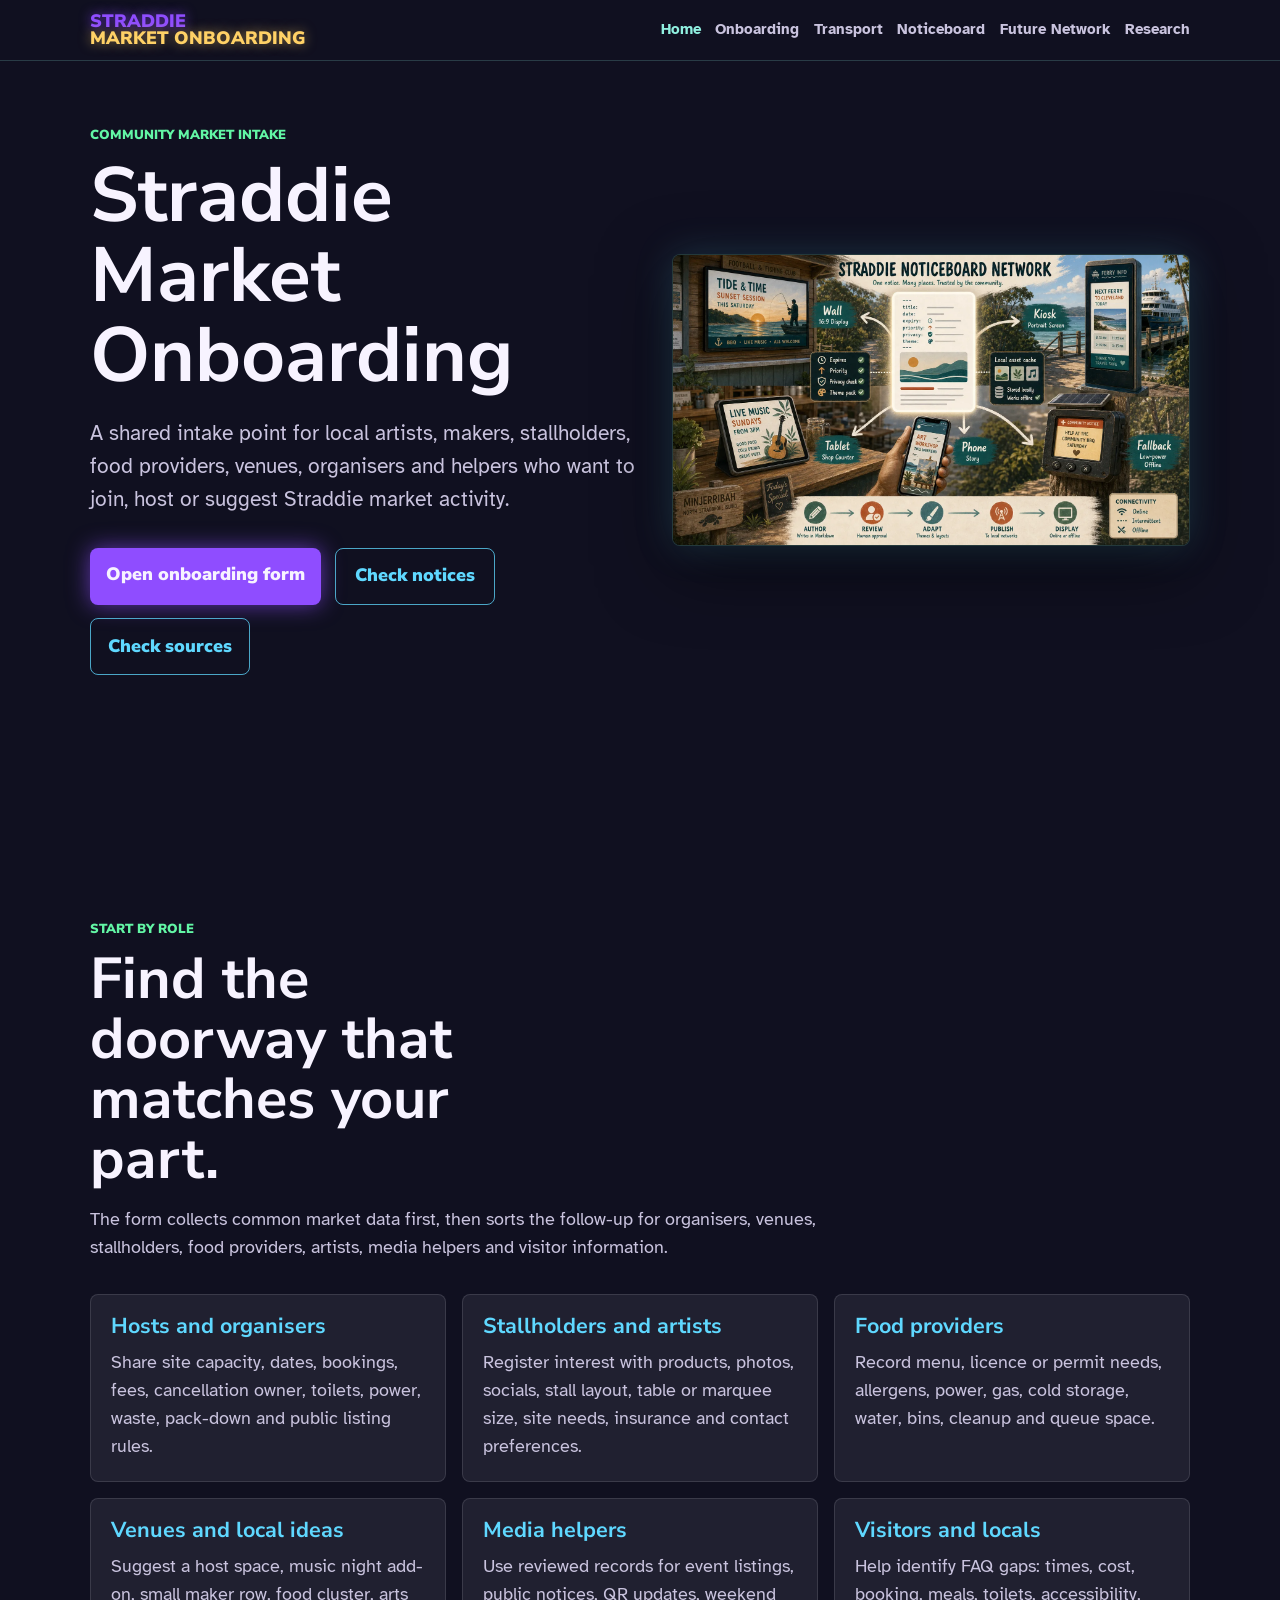
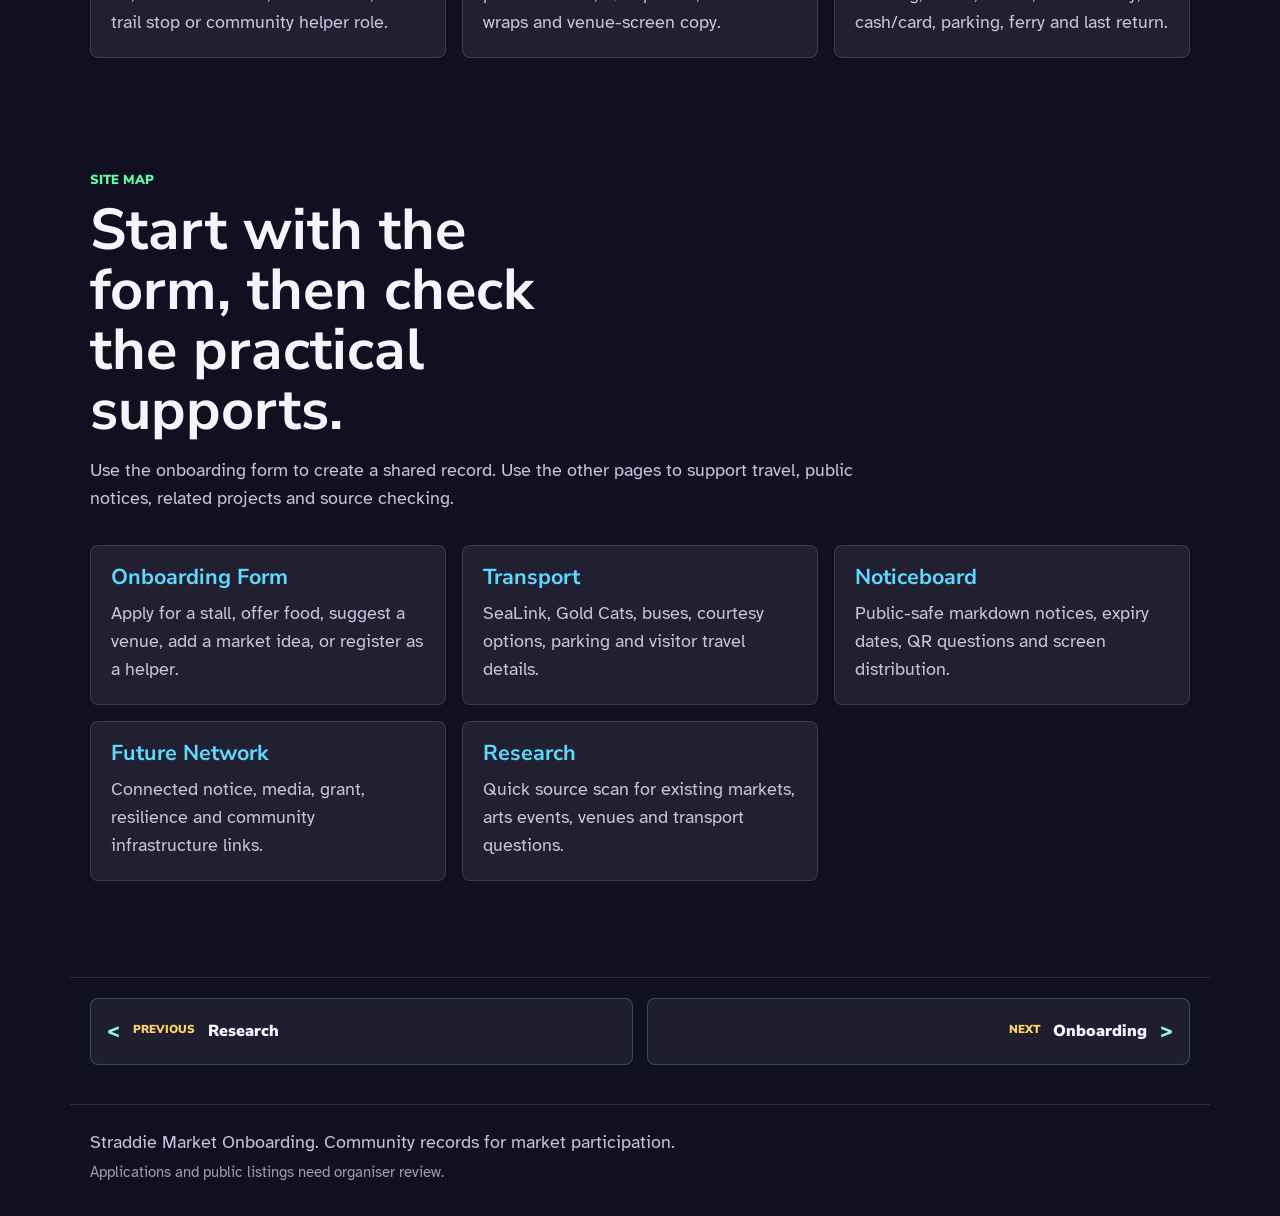
<file: index.html>
<!doctype html>
<html lang="en-AU">
  <head>
    <meta charset="utf-8">
    <meta name="viewport" content="width=device-width, initial-scale=1">
    <meta name="description" content="A community onboarding process for Straddie market participation, host review, stallholder questions, transport flow and public noticeboard data.">
    <title>Straddie Market Onboarding</title>
    <link rel="preconnect" href="https://fonts.googleapis.com">
    <link rel="preconnect" href="https://fonts.gstatic.com" crossorigin>
    <link href="https://fonts.googleapis.com/css2?family=Atkinson+Hyperlegible:wght@400;700&family=Nunito+Sans:wght@700;800;900&display=swap" rel="stylesheet">
    <link rel="stylesheet" href="styles.css?v=20260522-nav">
    <link rel="icon" href="assets/favicon.svg" type="image/svg+xml">
  <link rel="shortcut icon" href="assets/favicon.ico" type="image/x-icon">
</head>
  <body>
    <a class="skip-link" href="#main">Skip to content</a>
    <header class="site-header">
      <nav class="nav" aria-label="Main navigation">
        <a class="brand-mark" href="index.html" aria-label="Straddie Market Onboarding home"><span>Straddie</span><span>Market Onboarding</span></a>
        <button class="nav-toggle" type="button" aria-expanded="false" aria-controls="nav-links">Menu</button>
        <div class="nav-links" id="nav-links">
          <a href="index.html" aria-current="page">Home</a>
          <a href="mapper.html">Onboarding</a>
          <a href="transport.html">Transport</a>
          <a href="noticeboard.html">Noticeboard</a>
          <a href="future-network.html">Future Network</a>
          <a href="research.html">Research</a>
        </div>
      </nav>
    </header>
    <main id="main">
      <section class="hero" aria-labelledby="hero-title">
        <div class="hero-grid">
          <div class="hero-copy">
            <p class="eyebrow">Community market intake</p>
            <h1 id="hero-title">Straddie Market Onboarding</h1>
            <p class="hero-lede">A shared intake point for local artists, makers, stallholders, food providers, venues, organisers and helpers who want to join, host or suggest Straddie market activity.</p>
            <div class="hero-actions">
              <a class="button primary" href="mapper.html">Open onboarding form</a>
              <a class="button secondary" href="noticeboard.html">Check notices</a>
              <a class="button secondary" href="research.html">Check sources</a>
            </div>
          </div>
          <figure class="hero-visual">
            <img src="assets/noticeboard-device-pipeline.webp" alt="Market notice and visitor-flow updates moving across public screens, tablets and phones." width="1200" height="900">
          </figure>
        </div>
      </section>

      <section class="section compact" aria-labelledby="roles-title">
        <div class="section-heading">
          <p class="eyebrow">Start by role</p>
          <h2 id="roles-title">Find the doorway that matches your part.</h2>
          <p>The form collects common market data first, then sorts the follow-up for organisers, venues, stallholders, food providers, artists, media helpers and visitor information.</p>
        </div>
        <div class="grid three">
          <article class="question-card">
            <h3>Hosts and organisers</h3>
            <p>Share site capacity, dates, bookings, fees, cancellation owner, toilets, power, waste, pack-down and public listing rules.</p>
          </article>
          <article class="question-card">
            <h3>Stallholders and artists</h3>
            <p>Register interest with products, photos, socials, stall layout, table or marquee size, site needs, insurance and contact preferences.</p>
          </article>
          <article class="question-card">
            <h3>Food providers</h3>
            <p>Record menu, licence or permit needs, allergens, power, gas, cold storage, water, bins, cleanup and queue space.</p>
          </article>
          <article class="question-card">
            <h3>Venues and local ideas</h3>
            <p>Suggest a host space, music night add-on, small maker row, food cluster, arts trail stop or community helper role.</p>
          </article>
          <article class="question-card">
            <h3>Media helpers</h3>
            <p>Use reviewed records for event listings, public notices, QR updates, weekend wraps and venue-screen copy.</p>
          </article>
          <article class="question-card">
            <h3>Visitors and locals</h3>
            <p>Help identify FAQ gaps: times, cost, booking, meals, toilets, accessibility, cash/card, parking, ferry and last return.</p>
          </article>
        </div>
      </section>

      <section class="section compact" aria-labelledby="pages-title">
        <div class="section-heading">
          <p class="eyebrow">Site map</p>
          <h2 id="pages-title">Start with the form, then check the practical supports.</h2>
          <p>Use the onboarding form to create a shared record. Use the other pages to support travel, public notices, related projects and source checking.</p>
        </div>
        <div class="source-grid">
          <a class="source-card" href="mapper.html">
            <h3>Onboarding Form</h3>
            <p>Apply for a stall, offer food, suggest a venue, add a market idea, or register as a helper.</p>
          </a>
          <a class="source-card" href="transport.html">
            <h3>Transport</h3>
            <p>SeaLink, Gold Cats, buses, courtesy options, parking and visitor travel details.</p>
          </a>
          <a class="source-card" href="noticeboard.html">
            <h3>Noticeboard</h3>
            <p>Public-safe markdown notices, expiry dates, QR questions and screen distribution.</p>
          </a>
          <a class="source-card" href="future-network.html">
            <h3>Future Network</h3>
            <p>Connected notice, media, grant, resilience and community infrastructure links.</p>
          </a>
          <a class="source-card" href="research.html">
            <h3>Research</h3>
            <p>Quick source scan for existing markets, arts events, venues and transport questions.</p>
          </a>
        </div>
      </section>

      <nav class="sequence-nav" aria-label="Previous and next pages">
        <a class="sequence-link previous" href="research.html">
          <span class="sequence-kicker">Previous</span>
          <span>Research</span>
        </a>
        <a class="sequence-link next" href="mapper.html">
          <span class="sequence-kicker">Next</span>
          <span>Onboarding</span>
        </a>
      </nav>
    </main>
    <footer class="site-footer">
      <div class="footer-copy">
        <p>Straddie Market Onboarding. Community records for market participation.</p>
        <p class="footer-note">Applications and public listings need organiser review.</p>
      </div>
    </footer>
    <button class="to-top" type="button" data-to-top aria-label="Back to top">Top</button>
    <script src="data/market-data.js?v=20260522-events"></script>
    <script src="app.js"></script>
  </body>
</html>
</file>
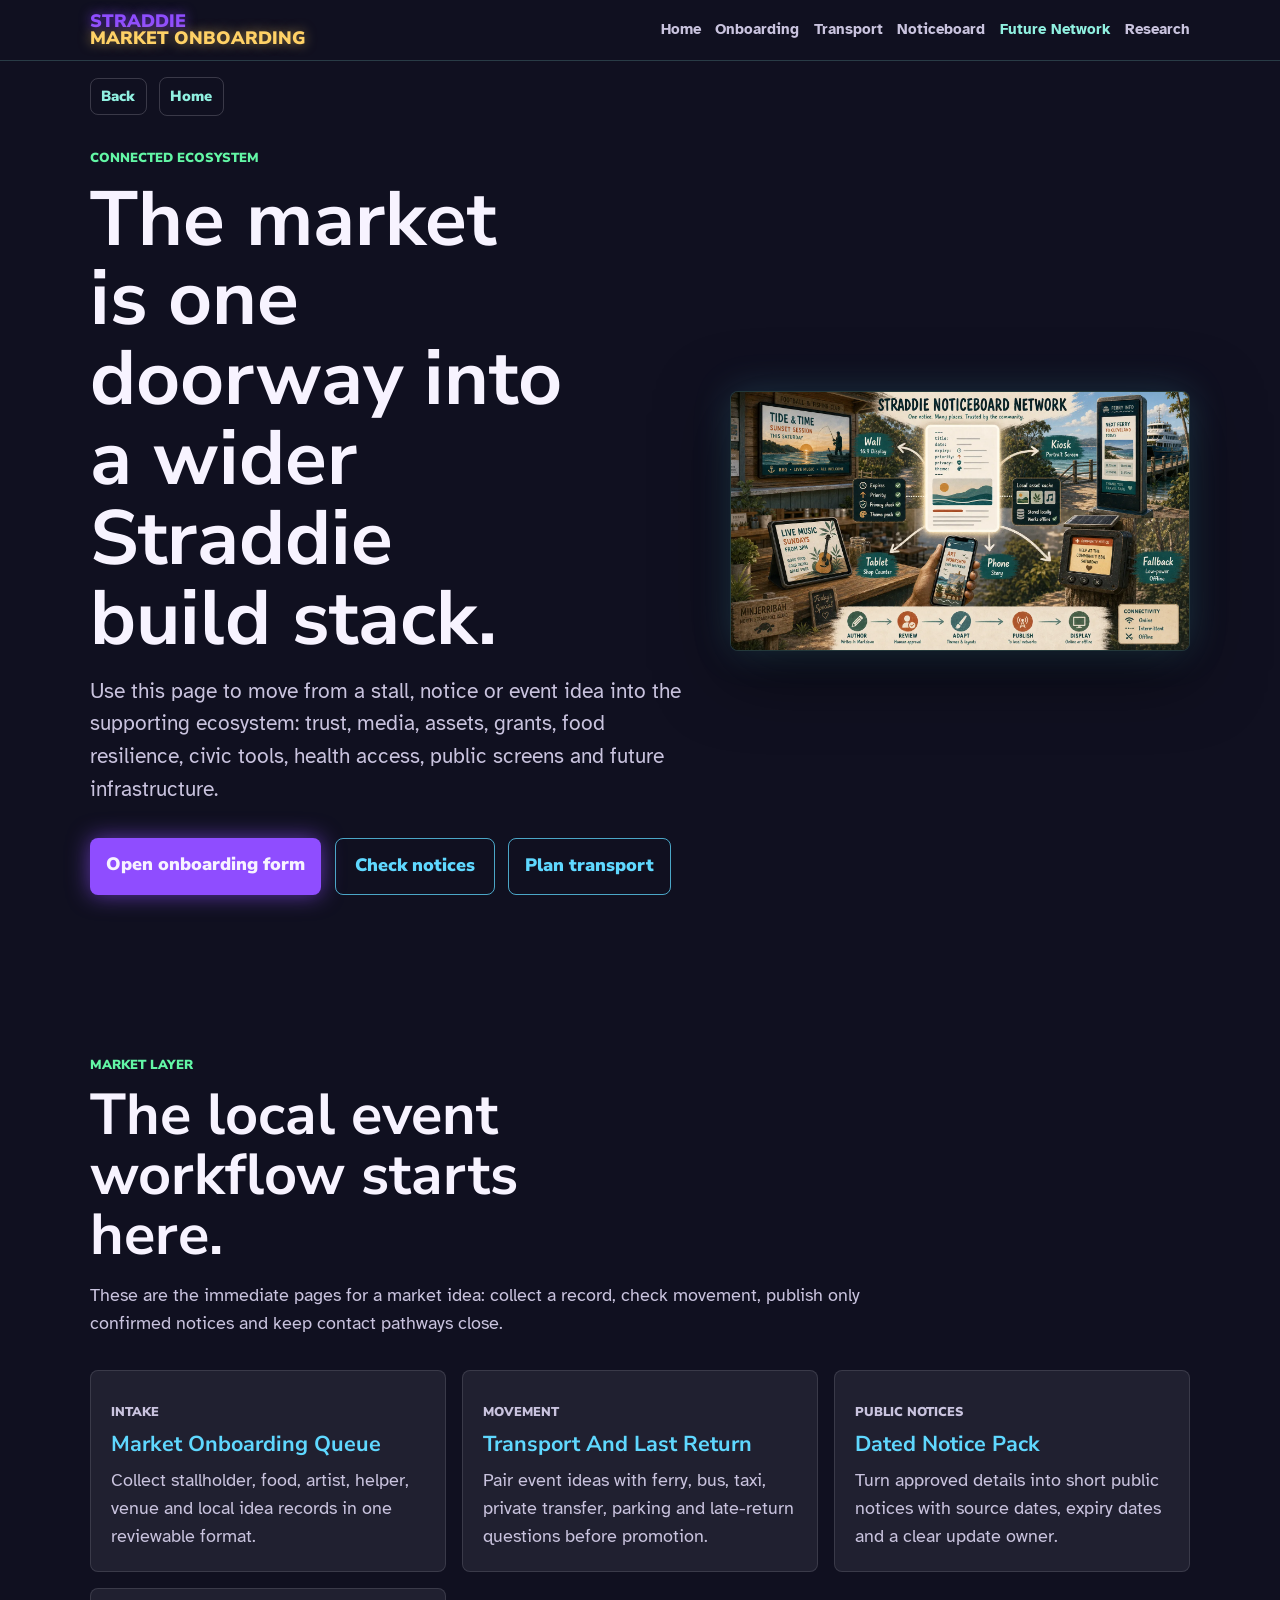
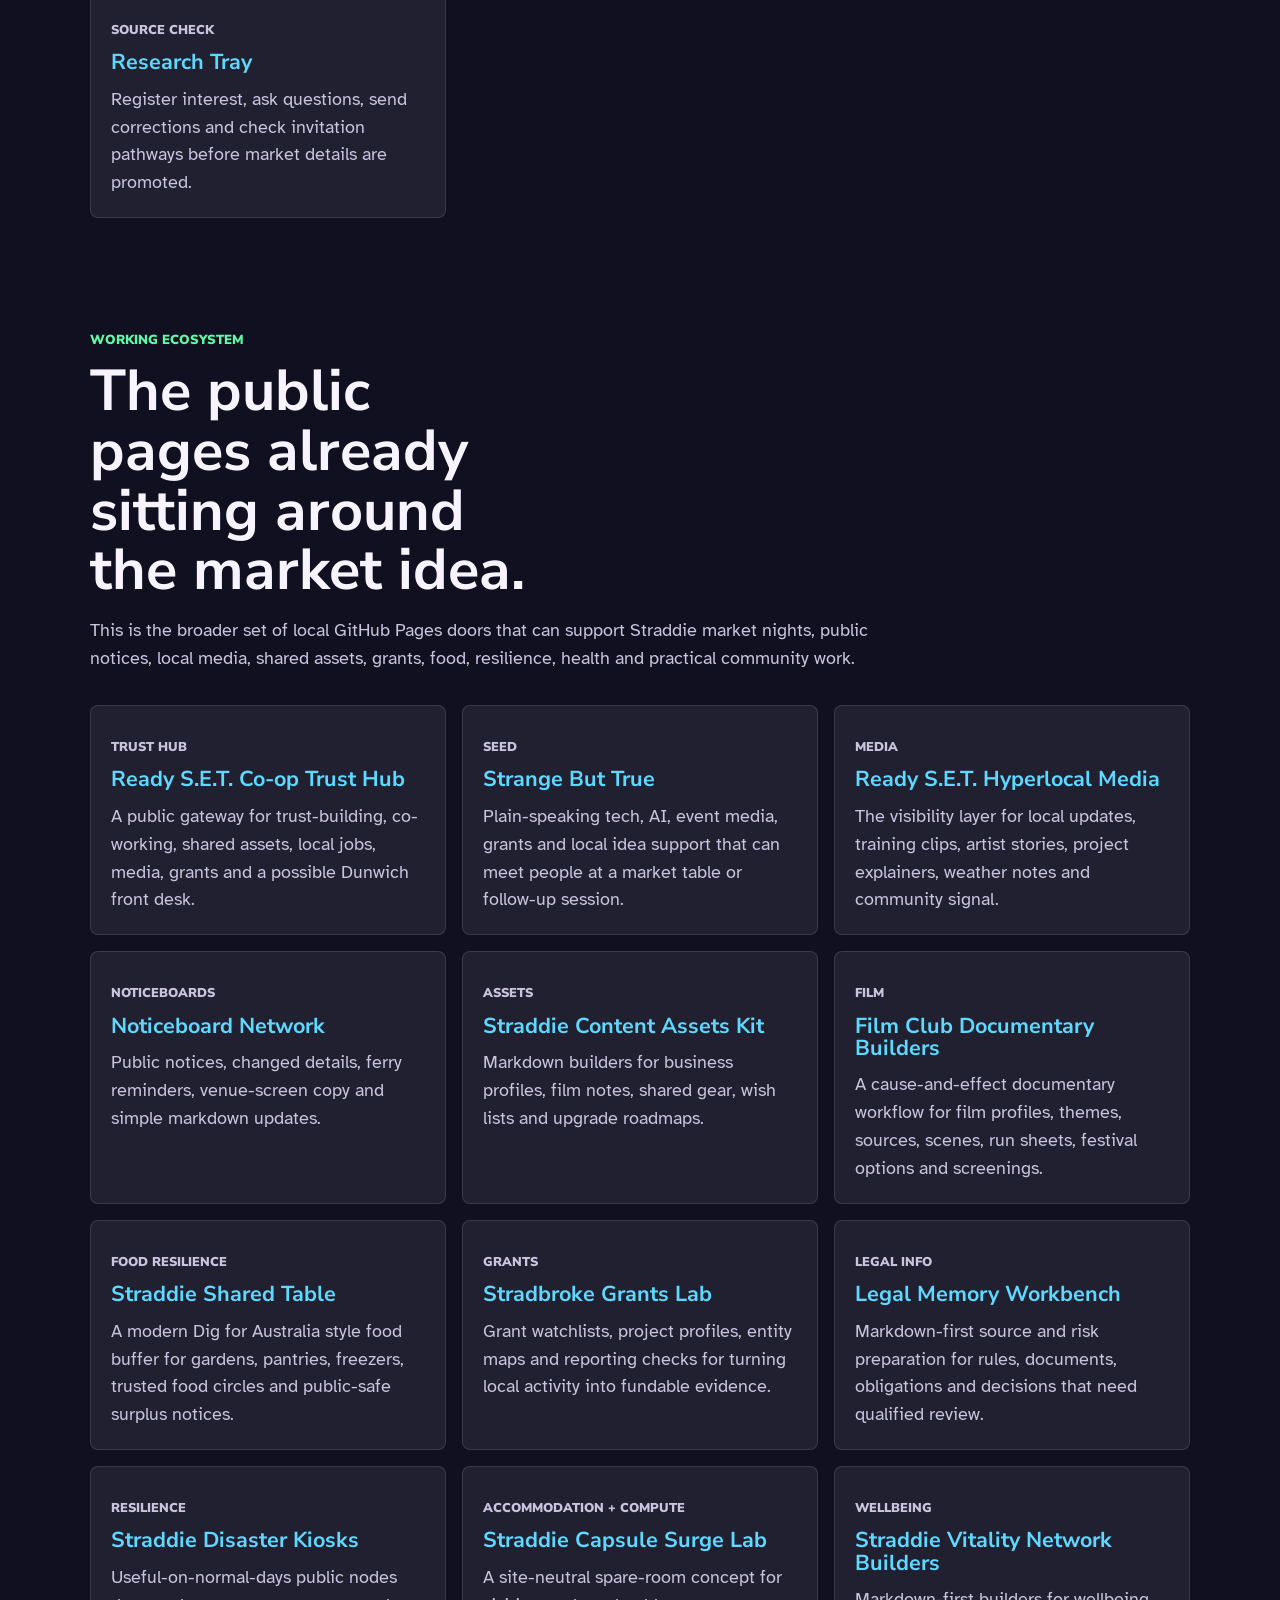
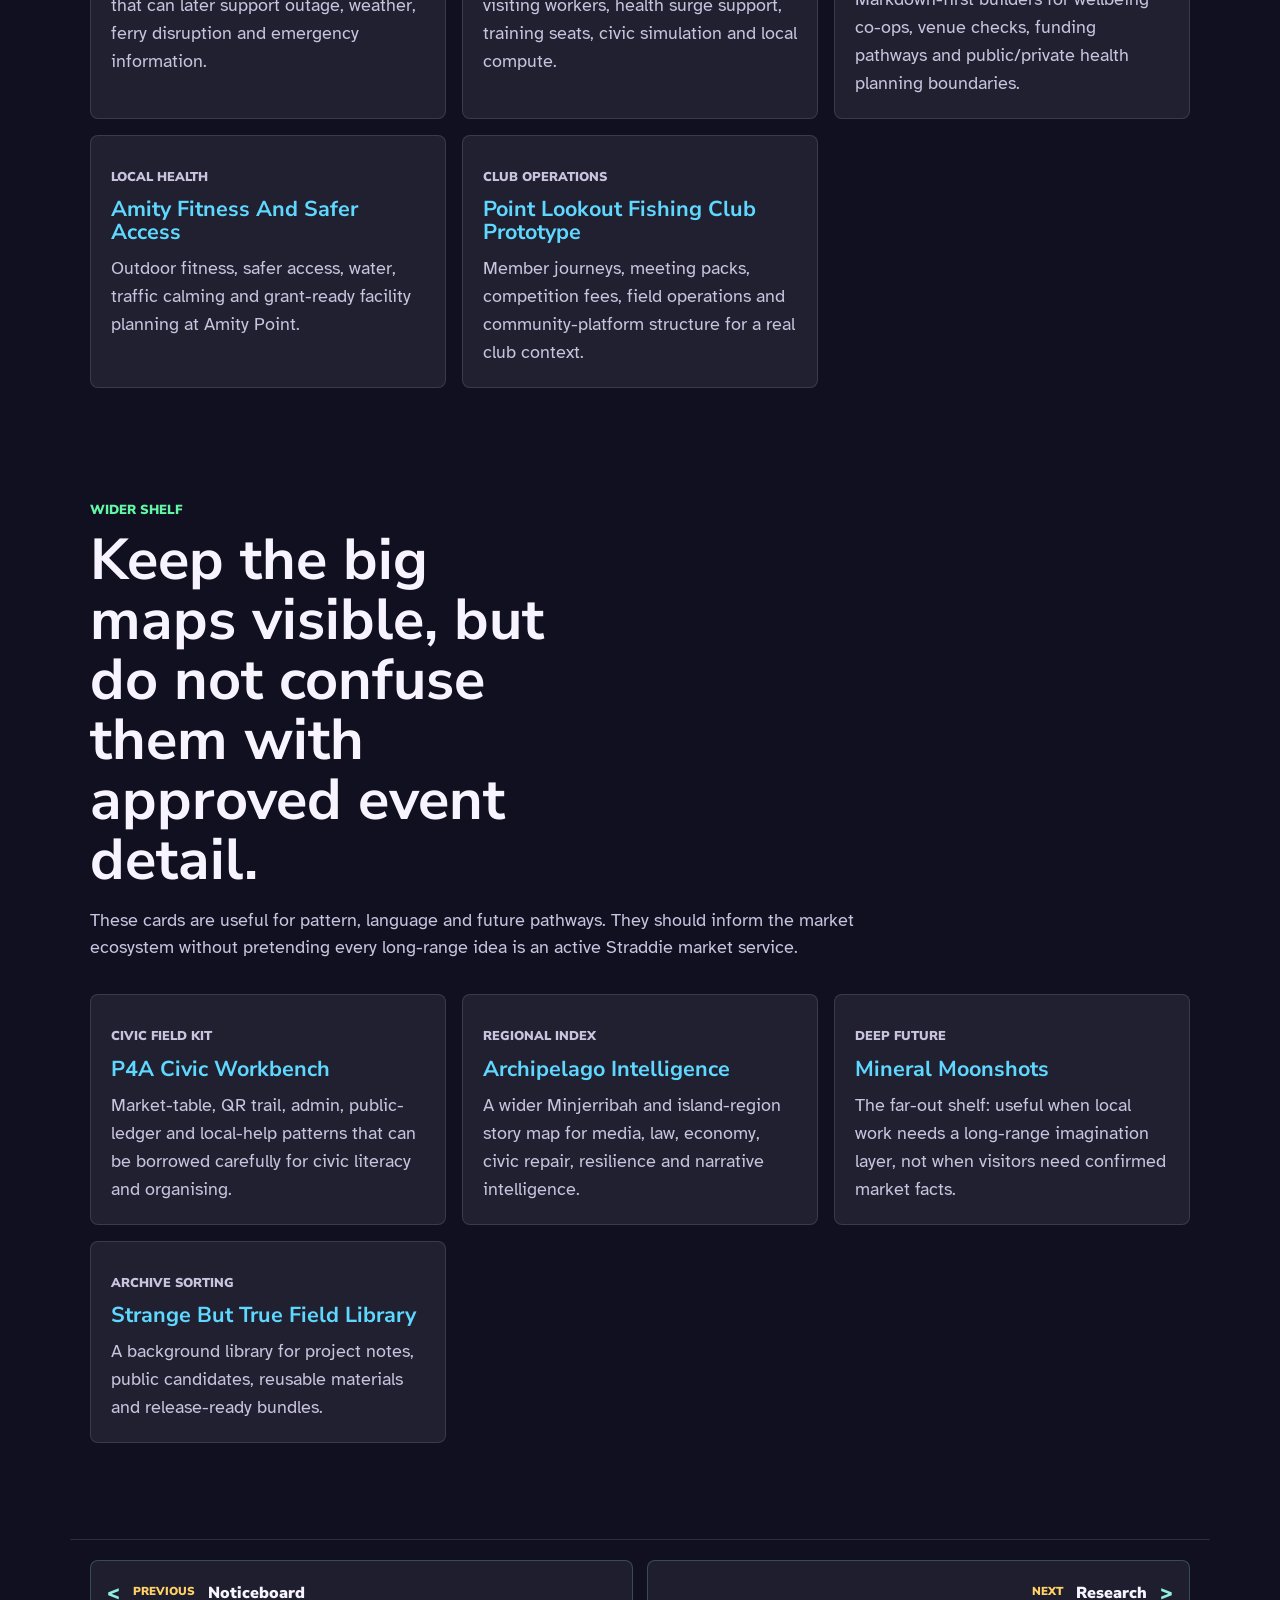
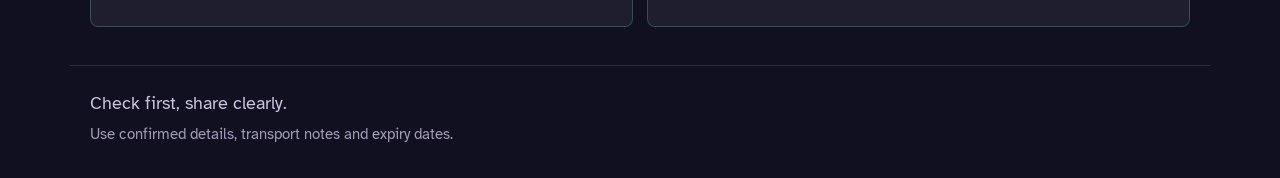
<file: future-network.html>
<!doctype html>
<html lang="en-AU">
  <head>
    <meta charset="utf-8">
    <meta name="viewport" content="width=device-width, initial-scale=1">
    <meta name="description" content="A broader Straddie ecosystem map for market onboarding, notices, media, shared assets, grants, resilience, health, food, civic and future infrastructure projects.">
    <title>Future Network | Straddie Market Onboarding</title>
    <link rel="preconnect" href="https://fonts.googleapis.com">
    <link rel="preconnect" href="https://fonts.gstatic.com" crossorigin>
    <link href="https://fonts.googleapis.com/css2?family=Atkinson+Hyperlegible:wght@400;700&family=Nunito+Sans:wght@700;800;900&display=swap" rel="stylesheet">
    <link rel="stylesheet" href="styles.css?v=20260522-nav">
    <link rel="icon" href="assets/favicon.svg" type="image/svg+xml">
  <link rel="shortcut icon" href="assets/favicon.ico" type="image/x-icon">
</head>
  <body>
    <a class="skip-link" href="#main">Skip to content</a>
    <header class="site-header">
      <nav class="nav" aria-label="Main navigation">
        <a class="brand-mark" href="index.html" aria-label="Straddie Market Onboarding home"><span>Straddie</span><span>Market Onboarding</span></a>
        <button class="nav-toggle" type="button" aria-expanded="false" aria-controls="nav-links">Menu</button>
        <div class="nav-links" id="nav-links">
          <a href="index.html">Home</a>
          <a href="mapper.html">Onboarding</a>
          <a href="transport.html">Transport</a>
          <a href="noticeboard.html">Noticeboard</a>
          <a href="future-network.html" aria-current="page">Future Network</a>
          <a href="research.html">Research</a>
        </div>
      </nav>
    </header>
    <main id="main">
      <div class="page-tools" aria-label="Page navigation">
        <button class="back-button" type="button" data-back>Back</button>
        <a href="index.html">Home</a>
      </div>

      <section class="section compact split" aria-labelledby="future-title">
        <div class="section-heading">
          <p class="eyebrow">Connected ecosystem</p>
          <h1 id="future-title">The market is one doorway into a wider Straddie build stack.</h1>
          <p class="hero-lede">Use this page to move from a stall, notice or event idea into the supporting ecosystem: trust, media, assets, grants, food resilience, civic tools, health access, public screens and future infrastructure.</p>
          <div class="action-row">
            <a class="button primary" href="mapper.html">Open onboarding form</a>
            <a class="button secondary" href="noticeboard.html">Check notices</a>
            <a class="button secondary" href="transport.html">Plan transport</a>
          </div>
        </div>
        <figure class="feature-image">
          <img src="assets/noticeboard-device-pipeline.webp" alt="Noticeboard pipeline visual showing one notice adapted to public screens, kiosks, tablets, phones and fallback devices." width="1200" height="900">
        </figure>
      </section>

      <section class="section" aria-labelledby="market-stack-title">
        <div class="section-heading">
          <p class="eyebrow">Market layer</p>
          <h2 id="market-stack-title">The local event workflow starts here.</h2>
          <p>These are the immediate pages for a market idea: collect a record, check movement, publish only confirmed notices and keep contact pathways close.</p>
        </div>
        <div class="source-grid">
          <a class="source-card network-card" href="mapper.html">
            <p class="card-tag">Intake</p>
            <h3>Market Onboarding Queue</h3>
            <p>Collect stallholder, food, artist, helper, venue and local idea records in one reviewable format.</p>
          </a>
          <a class="source-card network-card" href="transport.html">
            <p class="card-tag">Movement</p>
            <h3>Transport And Last Return</h3>
            <p>Pair event ideas with ferry, bus, taxi, private transfer, parking and late-return questions before promotion.</p>
          </a>
          <a class="source-card network-card" href="noticeboard.html">
            <p class="card-tag">Public notices</p>
            <h3>Dated Notice Pack</h3>
            <p>Turn approved details into short public notices with source dates, expiry dates and a clear update owner.</p>
          </a>
          <a class="source-card network-card" href="research.html">
            <p class="card-tag">Source check</p>
            <h3>Research Tray</h3>
            <p>Register interest, ask questions, send corrections and check invitation pathways before market details are promoted.</p>
          </a>
        </div>
      </section>

      <section class="section compact" aria-labelledby="ecosystem-title">
        <div class="section-heading">
          <p class="eyebrow">Working ecosystem</p>
          <h2 id="ecosystem-title">The public pages already sitting around the market idea.</h2>
          <p>This is the broader set of local GitHub Pages doors that can support Straddie market nights, public notices, local media, shared assets, grants, food, resilience, health and practical community work.</p>
        </div>
        <div class="source-grid">
          <a class="source-card network-card" href="https://auraofintelligence.github.io/ready-set-co-op-trust-hub/" target="_blank" rel="noopener noreferrer">
            <p class="card-tag">Trust hub</p>
            <h3>Ready S.E.T. Co-op Trust Hub</h3>
            <p>A public gateway for trust-building, co-working, shared assets, local jobs, media, grants and a possible Dunwich front desk.</p>
          </a>
          <a class="source-card network-card" href="https://auraofintelligence.github.io/strange-but-true/" target="_blank" rel="noopener noreferrer">
            <p class="card-tag">Seed</p>
            <h3>Strange But True</h3>
            <p>Plain-speaking tech, AI, event media, grants and local idea support that can meet people at a market table or follow-up session.</p>
          </a>
          <a class="source-card network-card" href="https://auraofintelligence.github.io/ready-set-co-op-hyperlocal-media/" target="_blank" rel="noopener noreferrer">
            <p class="card-tag">Media</p>
            <h3>Ready S.E.T. Hyperlocal Media</h3>
            <p>The visibility layer for local updates, training clips, artist stories, project explainers, weather notes and community signal.</p>
          </a>
          <a class="source-card network-card" href="https://auraofintelligence.github.io/straddie-noticeboard-network/" target="_blank" rel="noopener noreferrer">
            <p class="card-tag">Noticeboards</p>
            <h3>Noticeboard Network</h3>
            <p>Public notices, changed details, ferry reminders, venue-screen copy and simple markdown updates.</p>
          </a>
          <a class="source-card network-card" href="https://auraofintelligence.github.io/straddie-content-assets-kit/" target="_blank" rel="noopener noreferrer">
            <p class="card-tag">Assets</p>
            <h3>Straddie Content Assets Kit</h3>
            <p>Markdown builders for business profiles, film notes, shared gear, wish lists and upgrade roadmaps.</p>
          </a>
          <a class="source-card network-card" href="https://auraofintelligence.github.io/film-club-documentary-builders/" target="_blank" rel="noopener noreferrer">
            <p class="card-tag">Film</p>
            <h3>Film Club Documentary Builders</h3>
            <p>A cause-and-effect documentary workflow for film profiles, themes, sources, scenes, run sheets, festival options and screenings.</p>
          </a>
          <a class="source-card network-card" href="https://auraofintelligence.github.io/shared-table-initiative/" target="_blank" rel="noopener noreferrer">
            <p class="card-tag">Food resilience</p>
            <h3>Straddie Shared Table</h3>
            <p>A modern Dig for Australia style food buffer for gardens, pantries, freezers, trusted food circles and public-safe surplus notices.</p>
          </a>
          <a class="source-card network-card" href="https://auraofintelligence.github.io/stradbroke-grants-lab/" target="_blank" rel="noopener noreferrer">
            <p class="card-tag">Grants</p>
            <h3>Stradbroke Grants Lab</h3>
            <p>Grant watchlists, project profiles, entity maps and reporting checks for turning local activity into fundable evidence.</p>
          </a>
          <a class="source-card network-card" href="https://auraofintelligence.github.io/legal-memory-workbench/" target="_blank" rel="noopener noreferrer">
            <p class="card-tag">Legal info</p>
            <h3>Legal Memory Workbench</h3>
            <p>Markdown-first source and risk preparation for rules, documents, obligations and decisions that need qualified review.</p>
          </a>
          <a class="source-card network-card" href="https://auraofintelligence.github.io/straddie-disaster-kiosks/" target="_blank" rel="noopener noreferrer">
            <p class="card-tag">Resilience</p>
            <h3>Straddie Disaster Kiosks</h3>
            <p>Useful-on-normal-days public nodes that can later support outage, weather, ferry disruption and emergency information.</p>
          </a>
          <a class="source-card network-card" href="https://auraofintelligence.github.io/straddie-capsule-surge-lab/" target="_blank" rel="noopener noreferrer">
            <p class="card-tag">Accommodation + compute</p>
            <h3>Straddie Capsule Surge Lab</h3>
            <p>A site-neutral spare-room concept for visiting workers, health surge support, training seats, civic simulation and local compute.</p>
          </a>
          <a class="source-card network-card" href="https://auraofintelligence.github.io/straddie-vitality-network-builders/" target="_blank" rel="noopener noreferrer">
            <p class="card-tag">Wellbeing</p>
            <h3>Straddie Vitality Network Builders</h3>
            <p>Markdown-first builders for wellbeing co-ops, venue checks, funding pathways and public/private health planning boundaries.</p>
          </a>
          <a class="source-card network-card" href="https://auraofintelligence.github.io/amity-outdoor-fitness-grant/" target="_blank" rel="noopener noreferrer">
            <p class="card-tag">Local health</p>
            <h3>Amity Fitness And Safer Access</h3>
            <p>Outdoor fitness, safer access, water, traffic calming and grant-ready facility planning at Amity Point.</p>
          </a>
          <a class="source-card network-card" href="https://auraofintelligence.github.io/plfc-community-platform/" target="_blank" rel="noopener noreferrer">
            <p class="card-tag">Club operations</p>
            <h3>Point Lookout Fishing Club Prototype</h3>
            <p>Member journeys, meeting packs, competition fees, field operations and community-platform structure for a real club context.</p>
          </a>
        </div>
      </section>

      <section class="section compact" aria-labelledby="wider-title">
        <div class="section-heading">
          <p class="eyebrow">Wider shelf</p>
          <h2 id="wider-title">Keep the big maps visible, but do not confuse them with approved event detail.</h2>
          <p>These cards are useful for pattern, language and future pathways. They should inform the market ecosystem without pretending every long-range idea is an active Straddie market service.</p>
        </div>
        <div class="source-grid">
          <a class="source-card network-card" href="https://auraofintelligence.github.io/p4a_xyz/" target="_blank" rel="noopener noreferrer">
            <p class="card-tag">Civic field kit</p>
            <h3>P4A Civic Workbench</h3>
            <p>Market-table, QR trail, admin, public-ledger and local-help patterns that can be borrowed carefully for civic literacy and organising.</p>
          </a>
          <a class="source-card network-card" href="https://auraofintelligence.github.io/Archipelago/" target="_blank" rel="noopener noreferrer">
            <p class="card-tag">Regional index</p>
            <h3>Archipelago Intelligence</h3>
            <p>A wider Minjerribah and island-region story map for media, law, economy, civic repair, resilience and narrative intelligence.</p>
          </a>
          <a class="source-card network-card" href="https://auraofintelligence.github.io/mineral-moonshots/" target="_blank" rel="noopener noreferrer">
            <p class="card-tag">Deep future</p>
            <h3>Mineral Moonshots</h3>
            <p>The far-out shelf: useful when local work needs a long-range imagination layer, not when visitors need confirmed market facts.</p>
          </a>
          <a class="source-card network-card" href="https://auraofintelligence.github.io/strange-but-true-field-library/" target="_blank" rel="noopener noreferrer">
            <p class="card-tag">Archive sorting</p>
            <h3>Strange But True Field Library</h3>
            <p>A background library for project notes, public candidates, reusable materials and release-ready bundles.</p>
          </a>
        </div>
      </section>

      <nav class="sequence-nav" aria-label="Previous and next pages">
        <a class="sequence-link previous" href="noticeboard.html">
          <span class="sequence-kicker">Previous</span>
          <span>Noticeboard</span>
        </a>
        <a class="sequence-link next" href="research.html">
          <span class="sequence-kicker">Next</span>
          <span>Research</span>
        </a>
      </nav>
    </main>
    <footer class="site-footer">
      <div class="footer-copy">
        <p>Check first, share clearly.</p>
        <p class="footer-note">Use confirmed details, transport notes and expiry dates.</p>
      </div>
    </footer>
    <button class="to-top" type="button" data-to-top aria-label="Back to top">Top</button>
    <script src="data/market-data.js?v=20260522-events"></script>
    <script src="app.js"></script>
  </body>
</html>
</file>
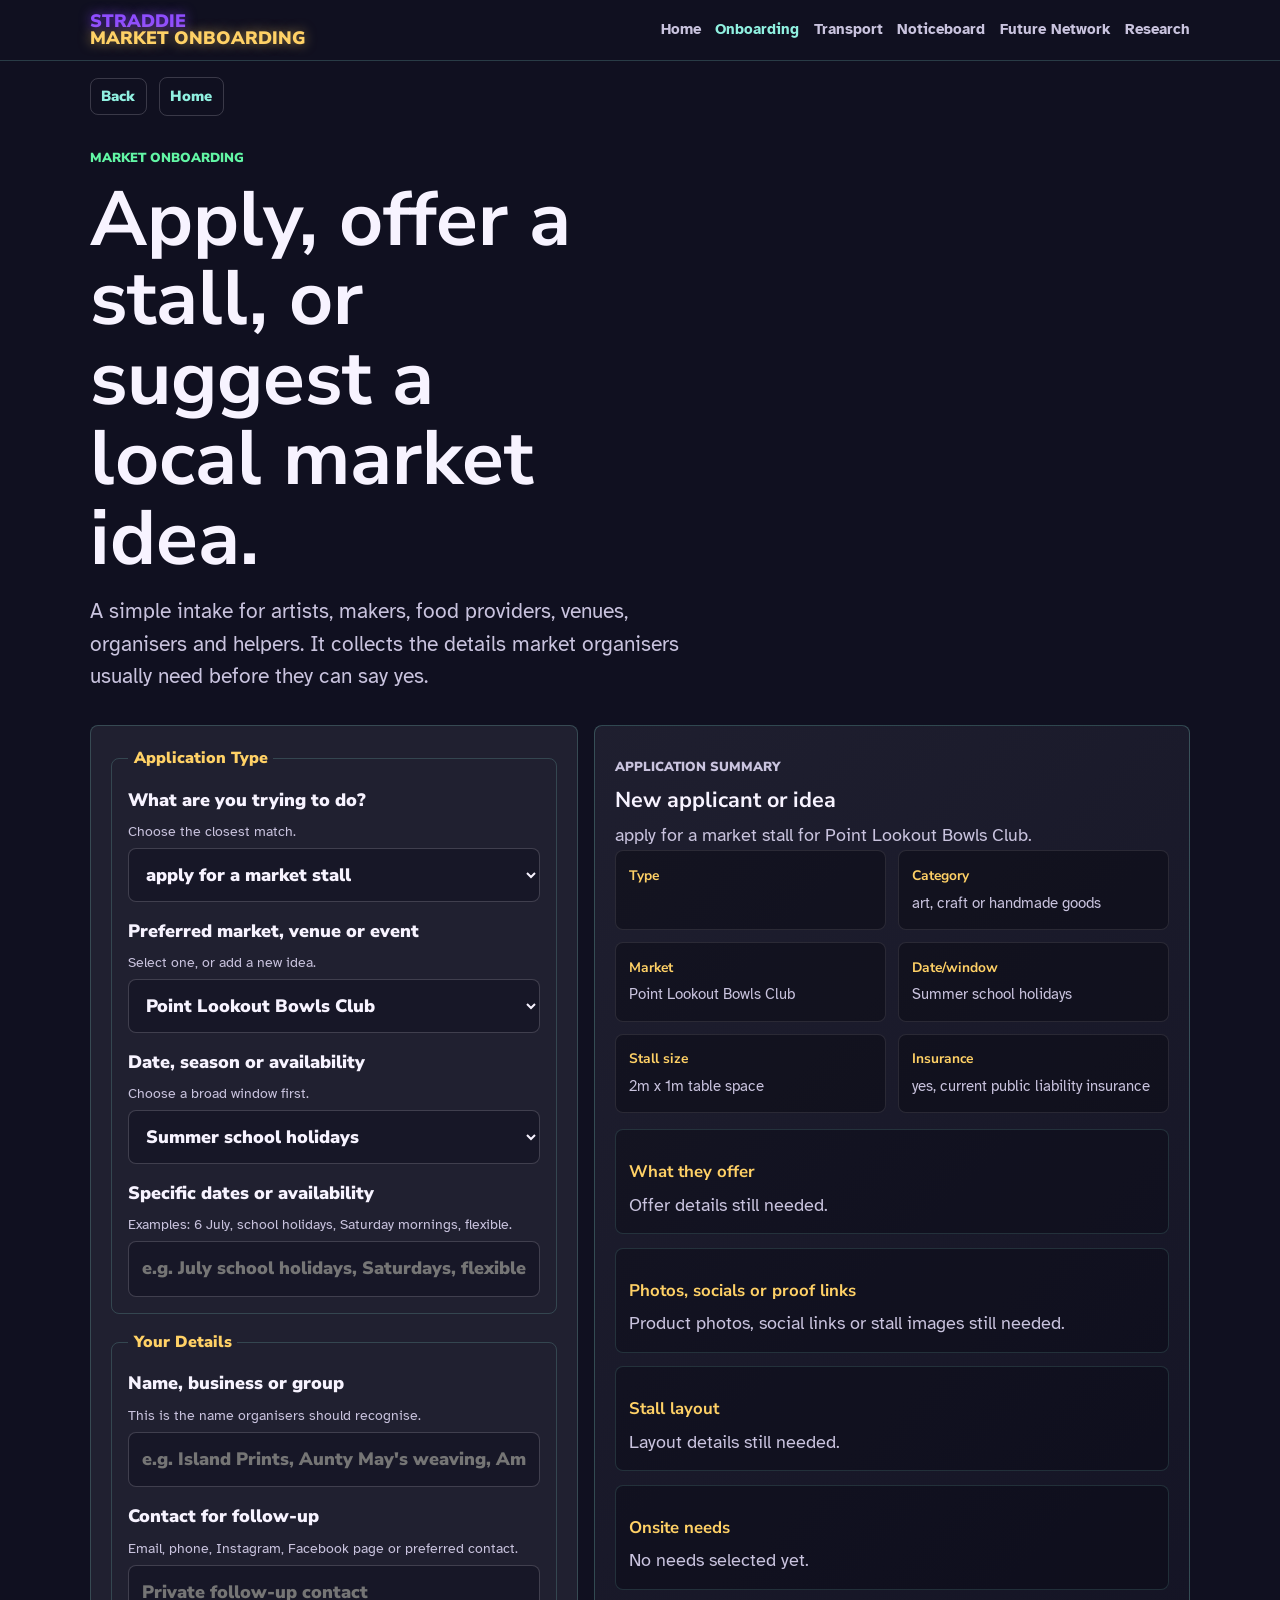
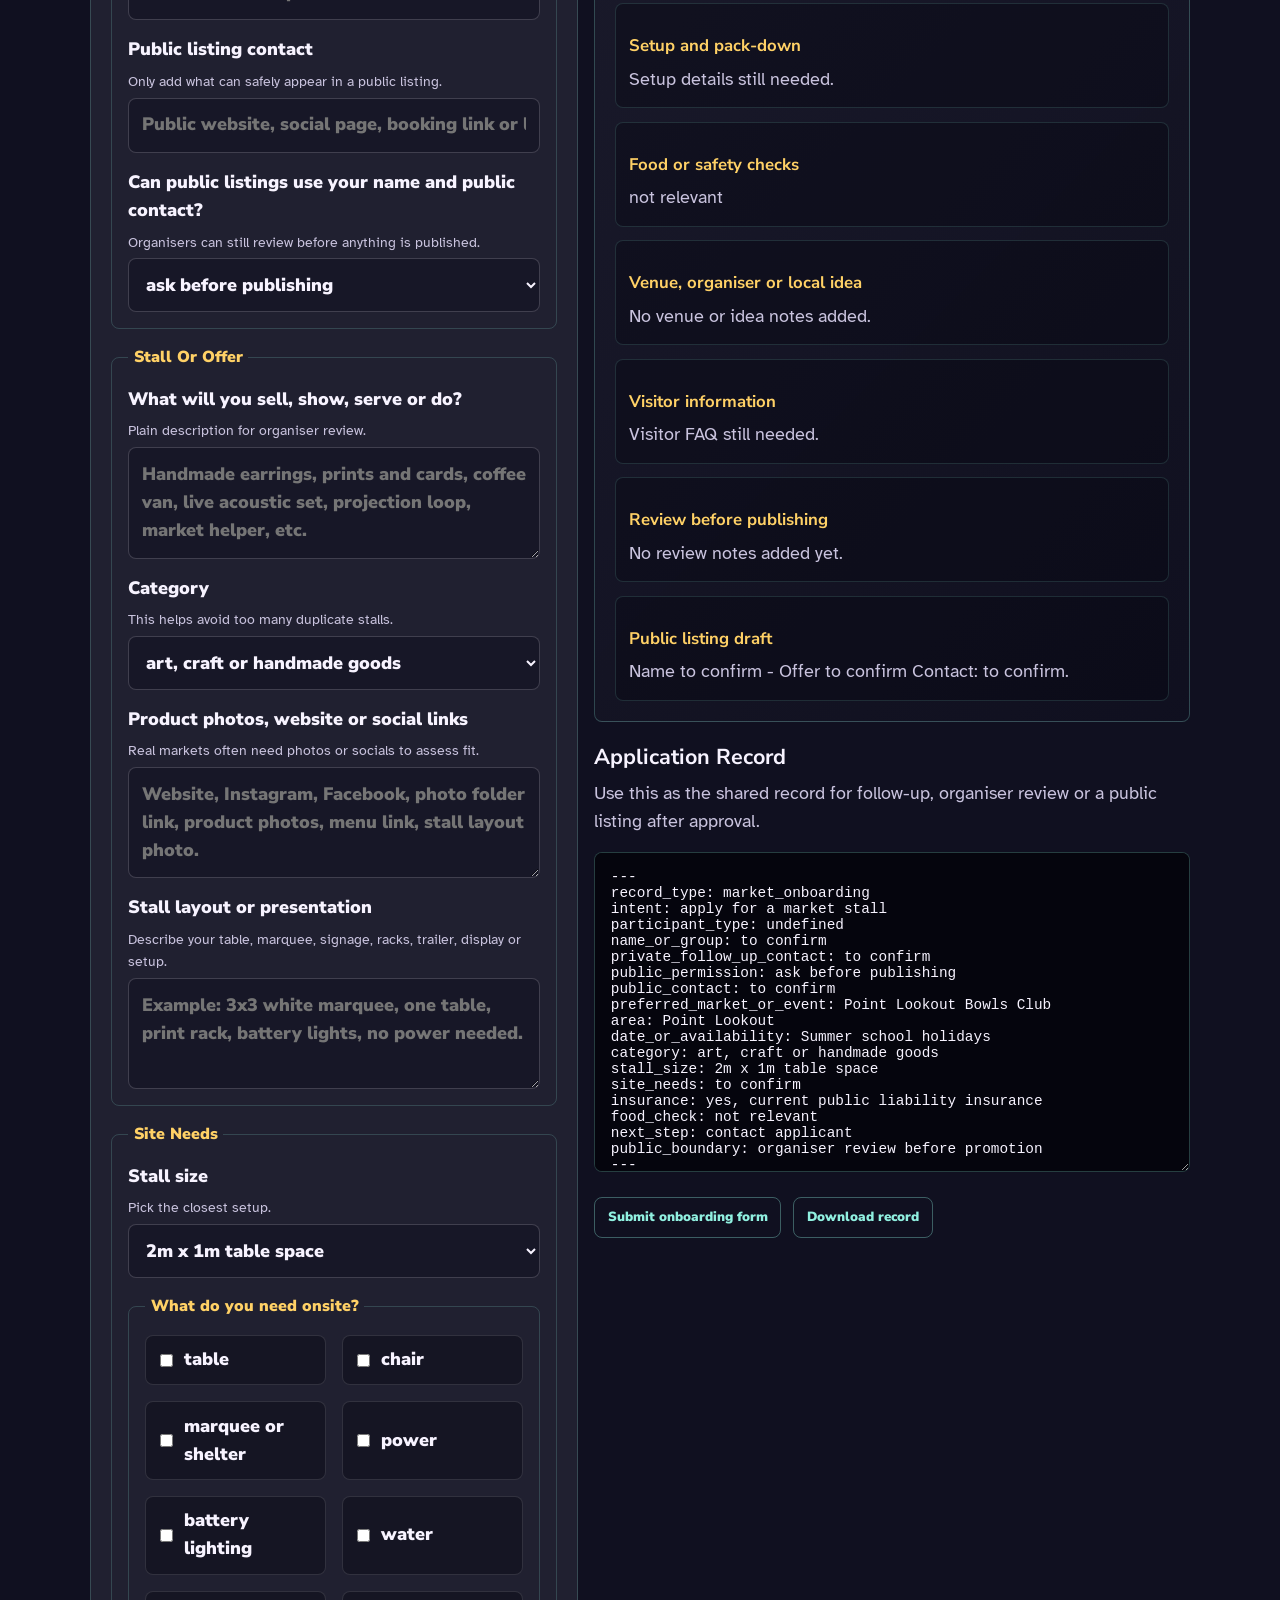
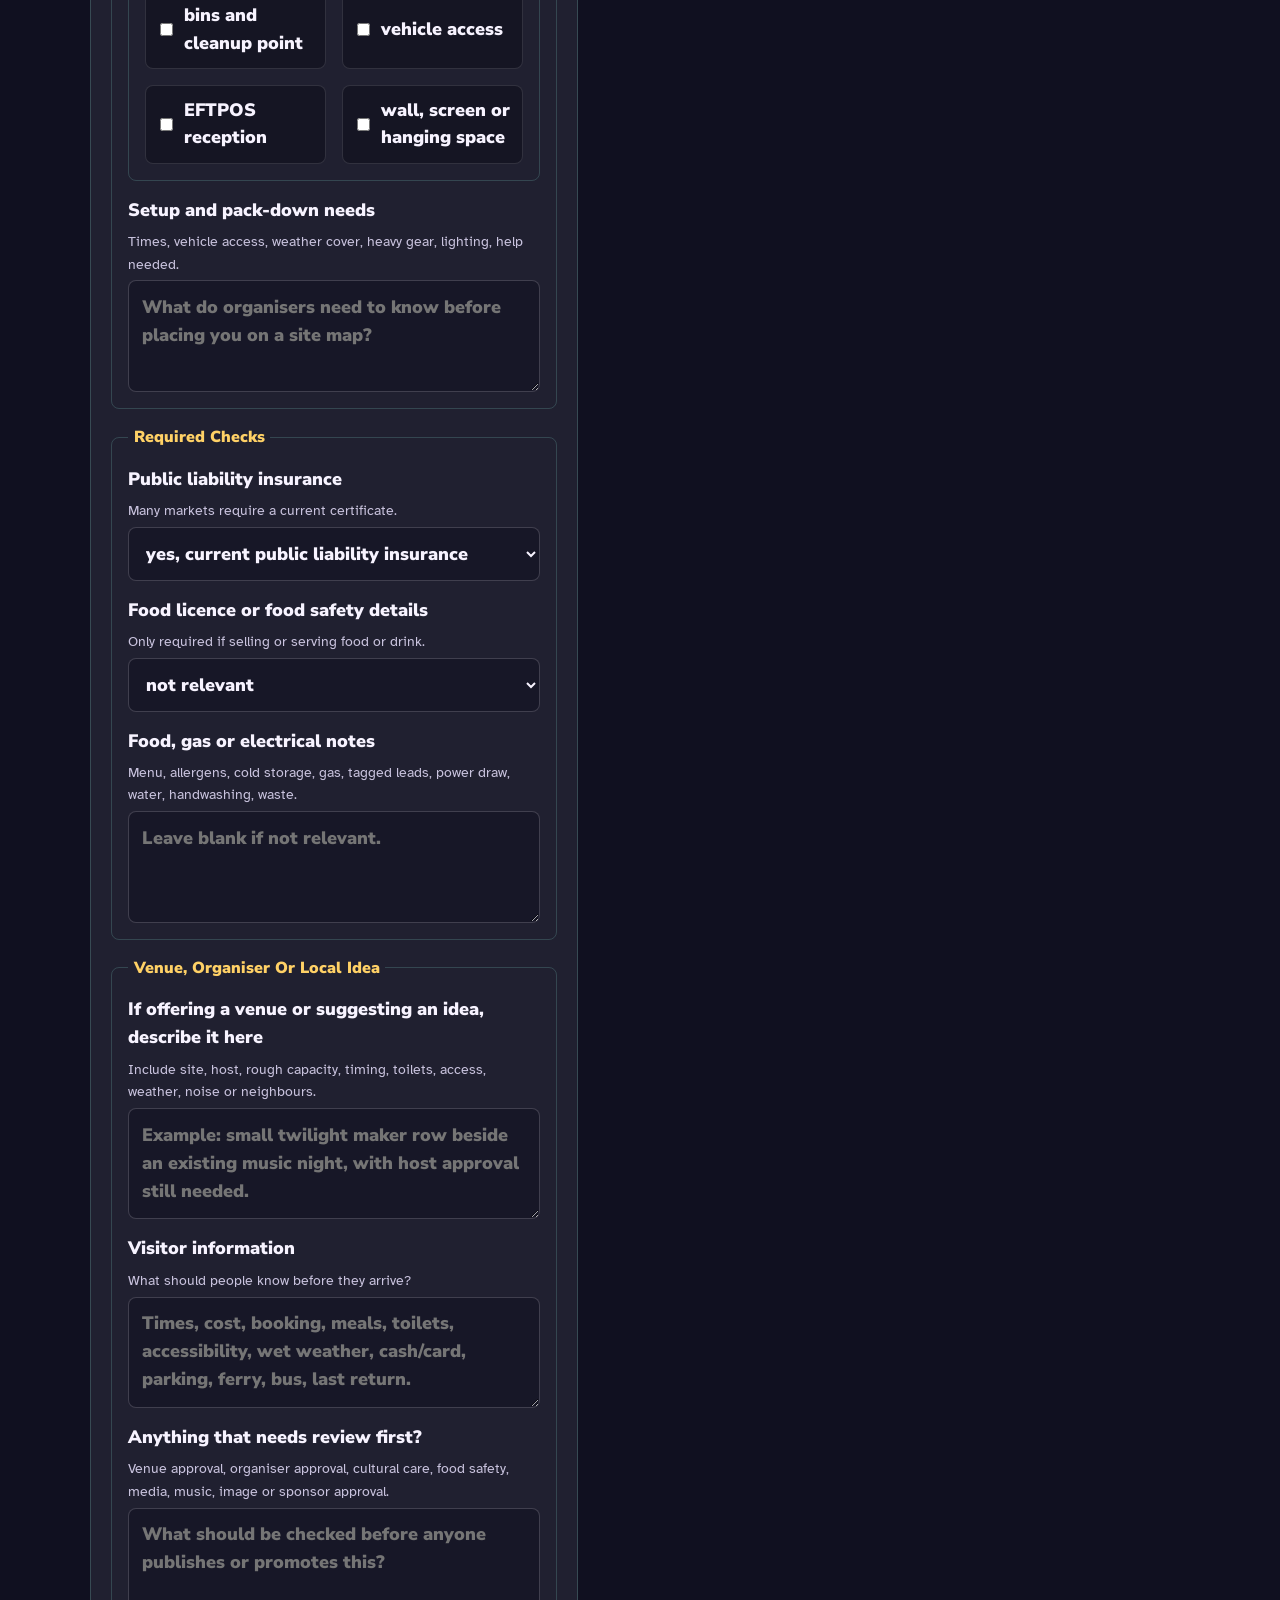
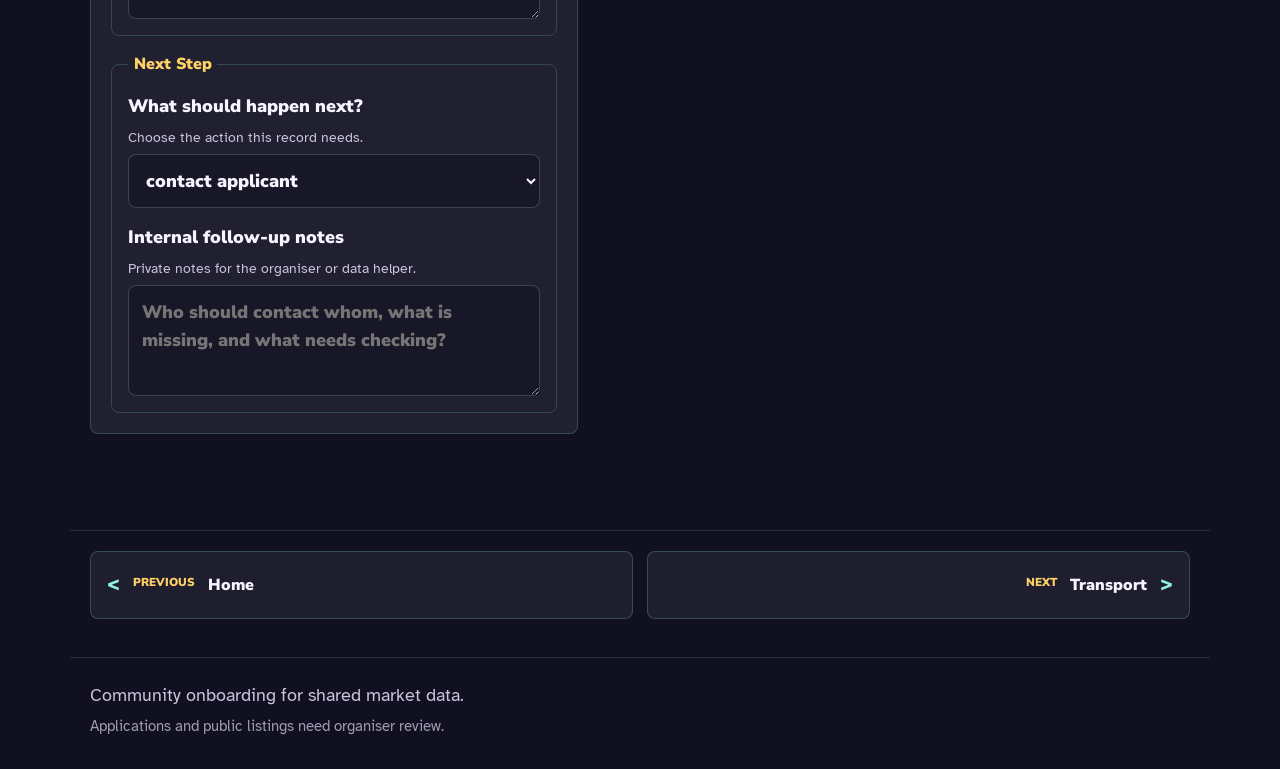
<file: mapper.html>
<!doctype html>
<html lang="en-AU">
  <head>
    <meta charset="utf-8">
    <meta name="viewport" content="width=device-width, initial-scale=1">
    <meta name="description" content="Straddie market onboarding form for stallholders, artists, food providers, venues, organisers and local market ideas.">
    <title>Market Onboarding | Straddie Market Onboarding</title>
    <link rel="preconnect" href="https://fonts.googleapis.com">
    <link rel="preconnect" href="https://fonts.gstatic.com" crossorigin>
    <link href="https://fonts.googleapis.com/css2?family=Atkinson+Hyperlegible:wght@400;700&family=Nunito+Sans:wght@700;800;900&display=swap" rel="stylesheet">
    <link rel="stylesheet" href="styles.css?v=20260522-nav">
    <link rel="icon" href="assets/favicon.svg" type="image/svg+xml">
  <link rel="shortcut icon" href="assets/favicon.ico" type="image/x-icon">
</head>
  <body>
    <a class="skip-link" href="#main">Skip to content</a>
    <header class="site-header">
      <nav class="nav" aria-label="Main navigation">
        <a class="brand-mark" href="index.html" aria-label="Straddie Market Onboarding home"><span>Straddie</span><span>Market Onboarding</span></a>
        <button class="nav-toggle" type="button" aria-expanded="false" aria-controls="nav-links">Menu</button>
        <div class="nav-links" id="nav-links">
          <a href="index.html">Home</a>
          <a href="mapper.html" aria-current="page">Onboarding</a>
          <a href="transport.html">Transport</a>
          <a href="noticeboard.html">Noticeboard</a>
          <a href="future-network.html">Future Network</a>
          <a href="research.html">Research</a>
        </div>
      </nav>
    </header>
    <main id="main">
      <div class="page-tools" aria-label="Page navigation">
        <button class="back-button" type="button" data-back>Back</button>
        <a href="index.html">Home</a>
      </div>
      <section class="section compact" aria-labelledby="mapper-title">
        <div class="section-heading">
          <p class="eyebrow">Market onboarding</p>
          <h1 id="mapper-title">Apply, offer a stall, or suggest a local market idea.</h1>
          <p class="hero-lede">A simple intake for artists, makers, food providers, venues, organisers and helpers. It collects the details market organisers usually need before they can say yes.</p>
        </div>

        <div class="mapper-shell">
          <form class="mapper-form" id="market-onboarding-form" data-market-form>
            <input type="hidden" name="form_source" value="Straddie Market Onboarding form">
            <input type="hidden" name="record_markdown" value="" data-onboarding-record-input>
            <input type="hidden" name="record_filename" value="" data-onboarding-record-filename>
            <fieldset>
              <legend>Application Type</legend>
              <label>
                What are you trying to do?
                <span>Choose the closest match.</span>
                <select name="intent">
                  <option value="apply for a market stall">apply for a market stall</option>
                  <option value="apply as a food vendor">apply as a food vendor</option>
                  <option value="offer music, art, performance or projection">offer music, art, performance or projection</option>
                  <option value="offer a venue or host space">offer a venue or host space</option>
                  <option value="coordinate an existing market or event">coordinate an existing market or event</option>
                  <option value="suggest a new market idea">suggest a new market idea</option>
                  <option value="volunteer or help with notices/media/setup">volunteer or help with notices/media/setup</option>
                </select>
              </label>
              <label>
                Preferred market, venue or event
                <span>Select one, or add a new idea.</span>
                <select name="location"></select>
              </label>
              <div class="new-location-fields" data-new-location-fields hidden>
                <label>
                  New market, venue or event name
                  <span>Use a clear public name.</span>
                  <input name="newLocationName" type="text" placeholder="e.g. Amity music night, Dunwich hall market">
                </label>
                <label>
                  Village or area
                  <span>Dunwich, Amity, Point Lookout, island-wide or another clear area.</span>
                  <input name="newLocationVillage" type="text" placeholder="e.g. Amity">
                </label>
                <label>
                  Host or organiser, if known
                  <span>Leave blank if this still needs research.</span>
                  <input name="newLocationHost" type="text" placeholder="e.g. venue, club, event organiser">
                </label>
              </div>
              <label>
                Date, season or availability
                <span>Choose a broad window first.</span>
                <select name="season"></select>
              </label>
              <label>
                Specific dates or availability
                <span>Examples: 6 July, school holidays, Saturday mornings, flexible.</span>
                <input name="availability" type="text" placeholder="e.g. July school holidays, Saturdays, flexible">
              </label>
            </fieldset>

            <fieldset>
              <legend>Your Details</legend>
              <label>
                Name, business or group
                <span>This is the name organisers should recognise.</span>
                <input name="displayName" type="text" placeholder="e.g. Island Prints, Aunty May's weaving, Amity BBQ crew">
              </label>
              <label>
                Contact for follow-up
                <span>Email, phone, Instagram, Facebook page or preferred contact.</span>
                <input name="followUpContact" type="text" placeholder="Private follow-up contact">
              </label>
              <label>
                Public listing contact
                <span>Only add what can safely appear in a public listing.</span>
                <input name="publicContact" type="text" placeholder="Public website, social page, booking link or leave blank">
              </label>
              <label>
                Can public listings use your name and public contact?
                <span>Organisers can still review before anything is published.</span>
                <select name="publicPermission">
                  <option value="ask before publishing">ask before publishing</option>
                  <option value="yes, name and public contact are ok">yes, name and public contact are ok</option>
                  <option value="name only, contact stays private">name only, contact stays private</option>
                  <option value="keep private for now">keep private for now</option>
                </select>
              </label>
            </fieldset>

            <fieldset>
              <legend>Stall Or Offer</legend>
              <label>
                What will you sell, show, serve or do?
                <span>Plain description for organiser review.</span>
                <textarea name="offerSummary" rows="3" placeholder="Handmade earrings, prints and cards, coffee van, live acoustic set, projection loop, market helper, etc."></textarea>
              </label>
              <label>
                Category
                <span>This helps avoid too many duplicate stalls.</span>
                <select name="category">
                  <option value="art, craft or handmade goods">art, craft or handmade goods</option>
                  <option value="fresh produce or plants">fresh produce or plants</option>
                  <option value="food or drinks">food or drinks</option>
                  <option value="pre-loved or vintage">pre-loved or vintage</option>
                  <option value="music or performance">music or performance</option>
                  <option value="projection, screen or media">projection, screen or media</option>
                  <option value="community, charity or rescue">community, charity or rescue</option>
                  <option value="local service or business">local service or business</option>
                  <option value="venue, host space or market idea">venue, host space or market idea</option>
                </select>
              </label>
              <label>
                Product photos, website or social links
                <span>Real markets often need photos or socials to assess fit.</span>
                <textarea name="proofLinks" rows="3" placeholder="Website, Instagram, Facebook, photo folder link, product photos, menu link, stall layout photo."></textarea>
              </label>
              <label>
                Stall layout or presentation
                <span>Describe your table, marquee, signage, racks, trailer, display or setup.</span>
                <textarea name="stallLayout" rows="3" placeholder="Example: 3x3 white marquee, one table, print rack, battery lights, no power needed."></textarea>
              </label>
            </fieldset>

            <fieldset>
              <legend>Site Needs</legend>
              <label>
                Stall size
                <span>Pick the closest setup.</span>
                <select name="stallSize">
                  <option value="2m x 1m table space">2m x 1m table space</option>
                  <option value="3m x 3m marquee">3m x 3m marquee</option>
                  <option value="food truck or trailer">food truck or trailer</option>
                  <option value="performance or workshop space">performance or workshop space</option>
                  <option value="projection or screen area">projection or screen area</option>
                  <option value="not sure yet">not sure yet</option>
                </select>
              </label>
              <fieldset class="checkbox-group">
                <legend>What do you need onsite?</legend>
                <label><input type="checkbox" name="siteNeeds" value="table"> table</label>
                <label><input type="checkbox" name="siteNeeds" value="chair"> chair</label>
                <label><input type="checkbox" name="siteNeeds" value="marquee or shelter"> marquee or shelter</label>
                <label><input type="checkbox" name="siteNeeds" value="power"> power</label>
                <label><input type="checkbox" name="siteNeeds" value="battery lighting"> battery lighting</label>
                <label><input type="checkbox" name="siteNeeds" value="water"> water</label>
                <label><input type="checkbox" name="siteNeeds" value="bins and cleanup point"> bins and cleanup point</label>
                <label><input type="checkbox" name="siteNeeds" value="vehicle access"> vehicle access</label>
                <label><input type="checkbox" name="siteNeeds" value="EFTPOS reception"> EFTPOS reception</label>
                <label><input type="checkbox" name="siteNeeds" value="wall, screen or hanging space"> wall, screen or hanging space</label>
              </fieldset>
              <label>
                Setup and pack-down needs
                <span>Times, vehicle access, weather cover, heavy gear, lighting, help needed.</span>
                <textarea name="setupNotes" rows="3" placeholder="What do organisers need to know before placing you on a site map?"></textarea>
              </label>
            </fieldset>

            <fieldset>
              <legend>Required Checks</legend>
              <label>
                Public liability insurance
                <span>Many markets require a current certificate.</span>
                <select name="insurance">
                  <option value="yes, current public liability insurance">yes, current public liability insurance</option>
                  <option value="not yet, need guidance">not yet, need guidance</option>
                  <option value="covered by organiser or venue to confirm">covered by organiser or venue to confirm</option>
                  <option value="not sure">not sure</option>
                </select>
              </label>
              <label>
                Food licence or food safety details
                <span>Only required if selling or serving food or drink.</span>
                <select name="foodCheck">
                  <option value="not relevant">not relevant</option>
                  <option value="food licence held">food licence held</option>
                  <option value="temporary food stall permit needed">temporary food stall permit needed</option>
                  <option value="pre-packaged food only">pre-packaged food only</option>
                  <option value="venue kitchen or venue menu only">venue kitchen or venue menu only</option>
                  <option value="not sure">not sure</option>
                </select>
              </label>
              <label>
                Food, gas or electrical notes
                <span>Menu, allergens, cold storage, gas, tagged leads, power draw, water, handwashing, waste.</span>
                <textarea name="foodSafetyNotes" rows="3" placeholder="Leave blank if not relevant."></textarea>
              </label>
            </fieldset>

            <fieldset>
              <legend>Venue, Organiser Or Local Idea</legend>
              <label>
                If offering a venue or suggesting an idea, describe it here
                <span>Include site, host, rough capacity, timing, toilets, access, weather, noise or neighbours.</span>
                <textarea name="venueIdea" rows="3" placeholder="Example: small twilight maker row beside an existing music night, with host approval still needed."></textarea>
              </label>
              <label>
                Visitor information
                <span>What should people know before they arrive?</span>
                <textarea name="visitorInfo" rows="3" placeholder="Times, cost, booking, meals, toilets, accessibility, wet weather, cash/card, parking, ferry, bus, last return."></textarea>
              </label>
              <label>
                Anything that needs review first?
                <span>Venue approval, organiser approval, cultural care, food safety, media, music, image or sponsor approval.</span>
                <textarea name="reviewNotes" rows="3" placeholder="What should be checked before anyone publishes or promotes this?"></textarea>
              </label>
            </fieldset>

            <fieldset>
              <legend>Next Step</legend>
              <label>
                What should happen next?
                <span>Choose the action this record needs.</span>
                <select name="nextStep">
                  <option value="contact applicant">contact applicant</option>
                  <option value="match with a market organiser">match with a market organiser</option>
                  <option value="check with venue or host">check with venue or host</option>
                  <option value="request photos, layout or documents">request photos, layout or documents</option>
                  <option value="add to public listing after review">add to public listing after review</option>
                  <option value="keep private for now">keep private for now</option>
                </select>
              </label>
              <label>
                Internal follow-up notes
                <span>Private notes for the organiser or data helper.</span>
                <textarea name="followUpNotes" rows="3" placeholder="Who should contact whom, what is missing, and what needs checking?"></textarea>
              </label>
            </fieldset>
          </form>

          <div>
            <section class="mapper-output" data-market-output aria-live="polite"></section>
            <h3 style="margin-top: 1.5rem;">Application Record</h3>
            <p class="page-copy">Use this as the shared record for follow-up, organiser review or a public listing after approval.</p>
            <textarea id="notice-output" class="notice-output" data-record-output readonly></textarea>
            <div class="record-actions">
              <button class="copy-button" type="submit" form="market-onboarding-form" data-submit-onboarding>Submit onboarding form</button>
              <button class="copy-button" type="button" data-download-record>Download record</button>
            </div>
            <p class="form-status" data-onboarding-status aria-live="polite"></p>
          </div>
        </div>
      </section>

      <nav class="sequence-nav" aria-label="Previous and next pages">
        <a class="sequence-link previous" href="index.html">
          <span class="sequence-kicker">Previous</span>
          <span>Home</span>
        </a>
        <a class="sequence-link next" href="transport.html">
          <span class="sequence-kicker">Next</span>
          <span>Transport</span>
        </a>
      </nav>
    </main>
    <footer class="site-footer">
      <div class="footer-copy">
        <p>Community onboarding for shared market data.</p>
        <p class="footer-note">Applications and public listings need organiser review.</p>
      </div>
    </footer>
    <button class="to-top" type="button" data-to-top aria-label="Back to top">Top</button>
    <script src="data/market-data.js?v=20260522-events"></script>
    <script src="app.js"></script>
  </body>
</html>
</file>
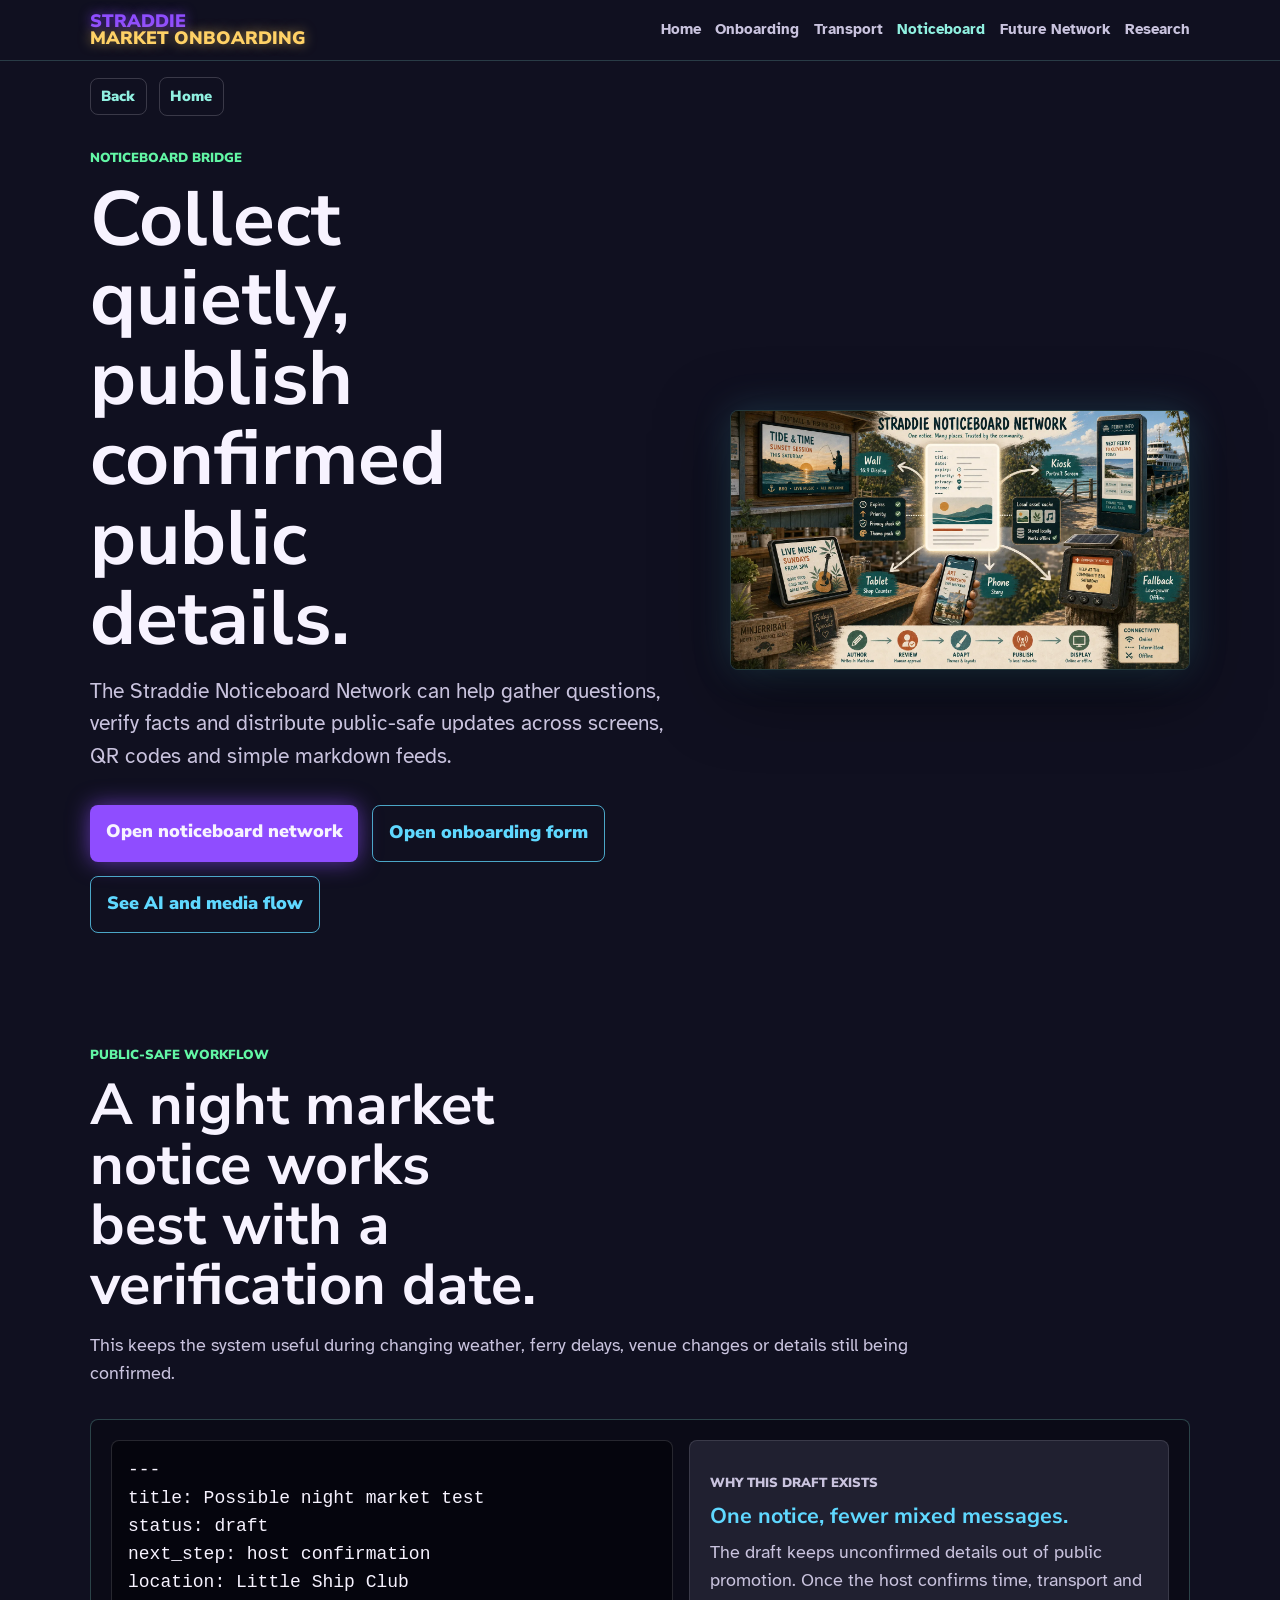
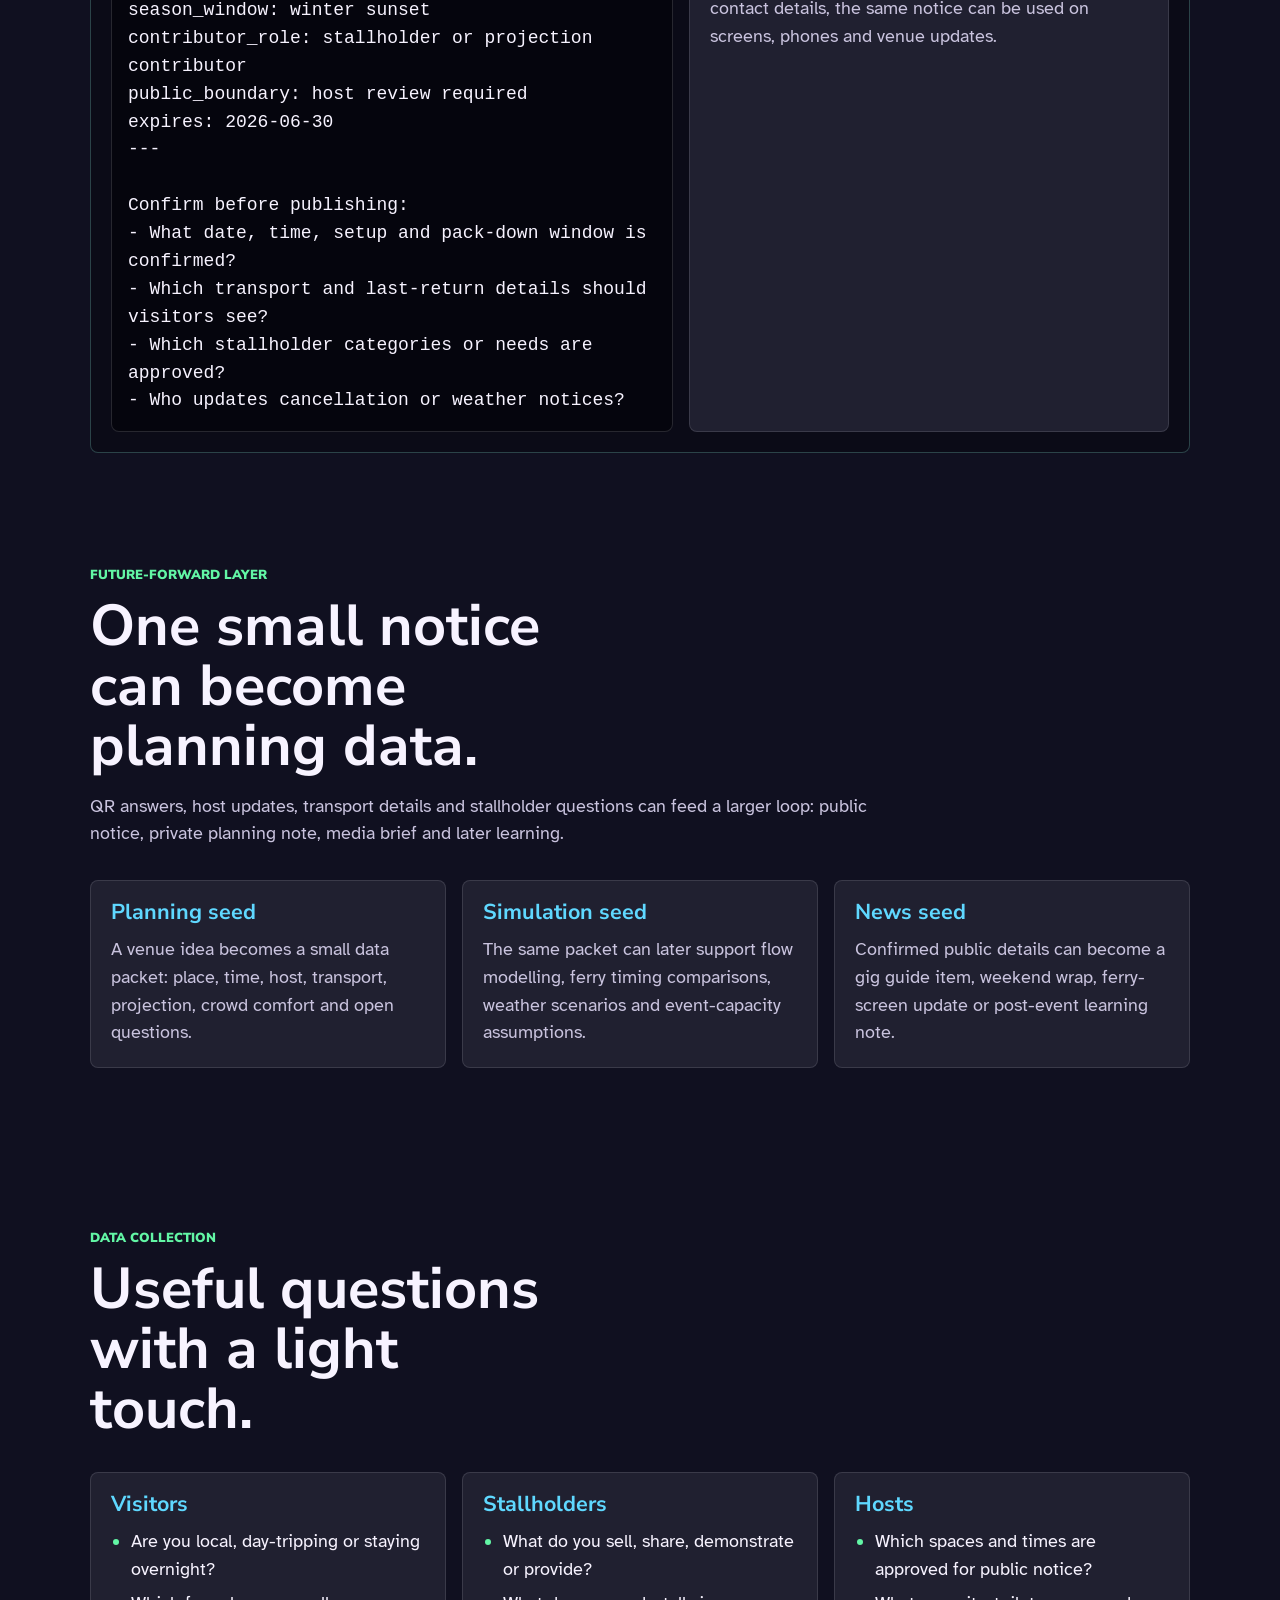
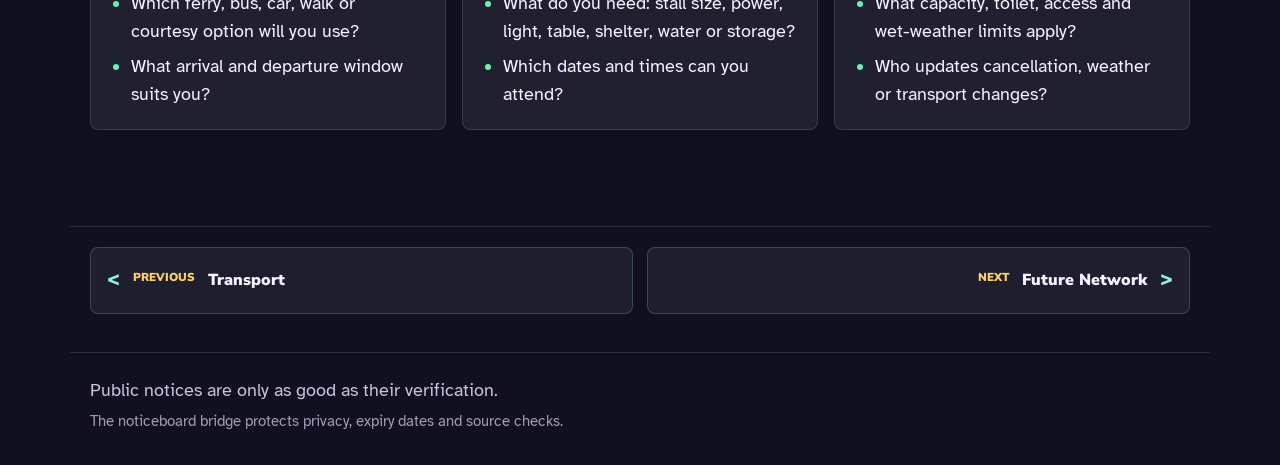
<file: noticeboard.html>
<!doctype html>
<html lang="en-AU">
  <head>
    <meta charset="utf-8">
    <meta name="viewport" content="width=device-width, initial-scale=1">
    <meta name="description" content="Straddie Noticeboard Network bridge for night market data collection and distribution.">
    <title>Noticeboard | Straddie Market Onboarding</title>
    <link rel="preconnect" href="https://fonts.googleapis.com">
    <link rel="preconnect" href="https://fonts.gstatic.com" crossorigin>
    <link href="https://fonts.googleapis.com/css2?family=Atkinson+Hyperlegible:wght@400;700&family=Nunito+Sans:wght@700;800;900&display=swap" rel="stylesheet">
    <link rel="stylesheet" href="styles.css?v=20260522-nav">
    <link rel="icon" href="assets/favicon.svg" type="image/svg+xml">
  <link rel="shortcut icon" href="assets/favicon.ico" type="image/x-icon">
</head>
  <body>
    <a class="skip-link" href="#main">Skip to content</a>
    <header class="site-header">
      <nav class="nav" aria-label="Main navigation">
        <a class="brand-mark" href="index.html" aria-label="Straddie Market Onboarding home"><span>Straddie</span><span>Market Onboarding</span></a>
        <button class="nav-toggle" type="button" aria-expanded="false" aria-controls="nav-links">Menu</button>
        <div class="nav-links" id="nav-links">
          <a href="index.html">Home</a>
          <a href="mapper.html">Onboarding</a>
          <a href="transport.html">Transport</a>
          <a href="noticeboard.html" aria-current="page">Noticeboard</a>
          <a href="future-network.html">Future Network</a>
          <a href="research.html">Research</a>
        </div>
      </nav>
    </header>
    <main id="main">
      <div class="page-tools" aria-label="Page navigation">
        <button class="back-button" type="button" data-back>Back</button>
        <a href="index.html">Home</a>
      </div>
      <section class="section compact split" aria-labelledby="notice-title">
        <div class="section-heading">
          <p class="eyebrow">Noticeboard bridge</p>
          <h1 id="notice-title">Collect quietly, publish confirmed public details.</h1>
          <p class="hero-lede">The Straddie Noticeboard Network can help gather questions, verify facts and distribute public-safe updates across screens, QR codes and simple markdown feeds.</p>
          <div class="action-row">
            <a class="button primary" href="https://auraofintelligence.github.io/straddie-noticeboard-network/" target="_blank" rel="noopener noreferrer">Open noticeboard network</a>
            <a class="button secondary" href="mapper.html">Open onboarding form</a>
            <a class="button secondary" href="future-network.html">See AI and media flow</a>
          </div>
        </div>
        <figure class="feature-image">
          <img src="assets/noticeboard-device-pipeline.webp" alt="Noticeboard pipeline visual showing one markdown notice adapted to public screens, kiosks, tablets, phones and fallback devices." width="1200" height="900">
        </figure>
      </section>

      <section class="section compact" aria-labelledby="notice-flow-title">
        <div class="section-heading">
          <p class="eyebrow">Public-safe workflow</p>
          <h2 id="notice-flow-title">A night market notice works best with a verification date.</h2>
          <p>This keeps the system useful during changing weather, ferry delays, venue changes or details still being confirmed.</p>
        </div>
        <div class="notice-demo">
          <pre><code>---
title: Possible night market test
status: draft
next_step: host confirmation
location: Little Ship Club
season_window: winter sunset
contributor_role: stallholder or projection contributor
public_boundary: host review required
expires: 2026-06-30
---

Confirm before publishing:
- What date, time, setup and pack-down window is confirmed?
- Which transport and last-return details should visitors see?
- Which stallholder categories or needs are approved?
- Who updates cancellation or weather notices?</code></pre>
          <div class="panel">
            <p class="eyebrow">Why this draft exists</p>
            <h3>One notice, fewer mixed messages.</h3>
            <p>The draft keeps unconfirmed details out of public promotion. Once the host confirms time, transport and contact details, the same notice can be used on screens, phones and venue updates.</p>
          </div>
        </div>
      </section>

      <section class="section compact" aria-labelledby="notice-network-title">
        <div class="section-heading">
          <p class="eyebrow">Future-forward layer</p>
          <h2 id="notice-network-title">One small notice can become planning data.</h2>
          <p>QR answers, host updates, transport details and stallholder questions can feed a larger loop: public notice, private planning note, media brief and later learning.</p>
        </div>
        <div class="grid three">
          <article class="question-card">
            <h3>Planning seed</h3>
            <p>A venue idea becomes a small data packet: place, time, host, transport, projection, crowd comfort and open questions.</p>
          </article>
          <article class="question-card">
            <h3>Simulation seed</h3>
            <p>The same packet can later support flow modelling, ferry timing comparisons, weather scenarios and event-capacity assumptions.</p>
          </article>
          <article class="question-card">
            <h3>News seed</h3>
            <p>Confirmed public details can become a gig guide item, weekend wrap, ferry-screen update or post-event learning note.</p>
          </article>
        </div>
      </section>

      <section class="section" aria-labelledby="notice-questions-title">
        <div class="section-heading">
          <p class="eyebrow">Data collection</p>
          <h2 id="notice-questions-title">Useful questions with a light touch.</h2>
        </div>
        <div class="grid three">
          <article class="question-card">
            <h3>Visitors</h3>
            <ul>
              <li>Are you local, day-tripping or staying overnight?</li>
              <li>Which ferry, bus, car, walk or courtesy option will you use?</li>
              <li>What arrival and departure window suits you?</li>
            </ul>
          </article>
          <article class="question-card">
            <h3>Stallholders</h3>
            <ul>
              <li>What do you sell, share, demonstrate or provide?</li>
              <li>What do you need: stall size, power, light, table, shelter, water or storage?</li>
              <li>Which dates and times can you attend?</li>
            </ul>
          </article>
          <article class="question-card">
            <h3>Hosts</h3>
            <ul>
              <li>Which spaces and times are approved for public notice?</li>
              <li>What capacity, toilet, access and wet-weather limits apply?</li>
              <li>Who updates cancellation, weather or transport changes?</li>
            </ul>
          </article>
        </div>
      </section>

      <nav class="sequence-nav" aria-label="Previous and next pages">
        <a class="sequence-link previous" href="transport.html">
          <span class="sequence-kicker">Previous</span>
          <span>Transport</span>
        </a>
        <a class="sequence-link next" href="future-network.html">
          <span class="sequence-kicker">Next</span>
          <span>Future Network</span>
        </a>
      </nav>
    </main>
    <footer class="site-footer">
      <div class="footer-copy">
        <p>Public notices are only as good as their verification.</p>
        <p class="footer-note">The noticeboard bridge protects privacy, expiry dates and source checks.</p>
      </div>
    </footer>
    <button class="to-top" type="button" data-to-top aria-label="Back to top">Top</button>
    <script src="data/market-data.js?v=20260522-events"></script>
    <script src="app.js"></script>
  </body>
</html>
</file>
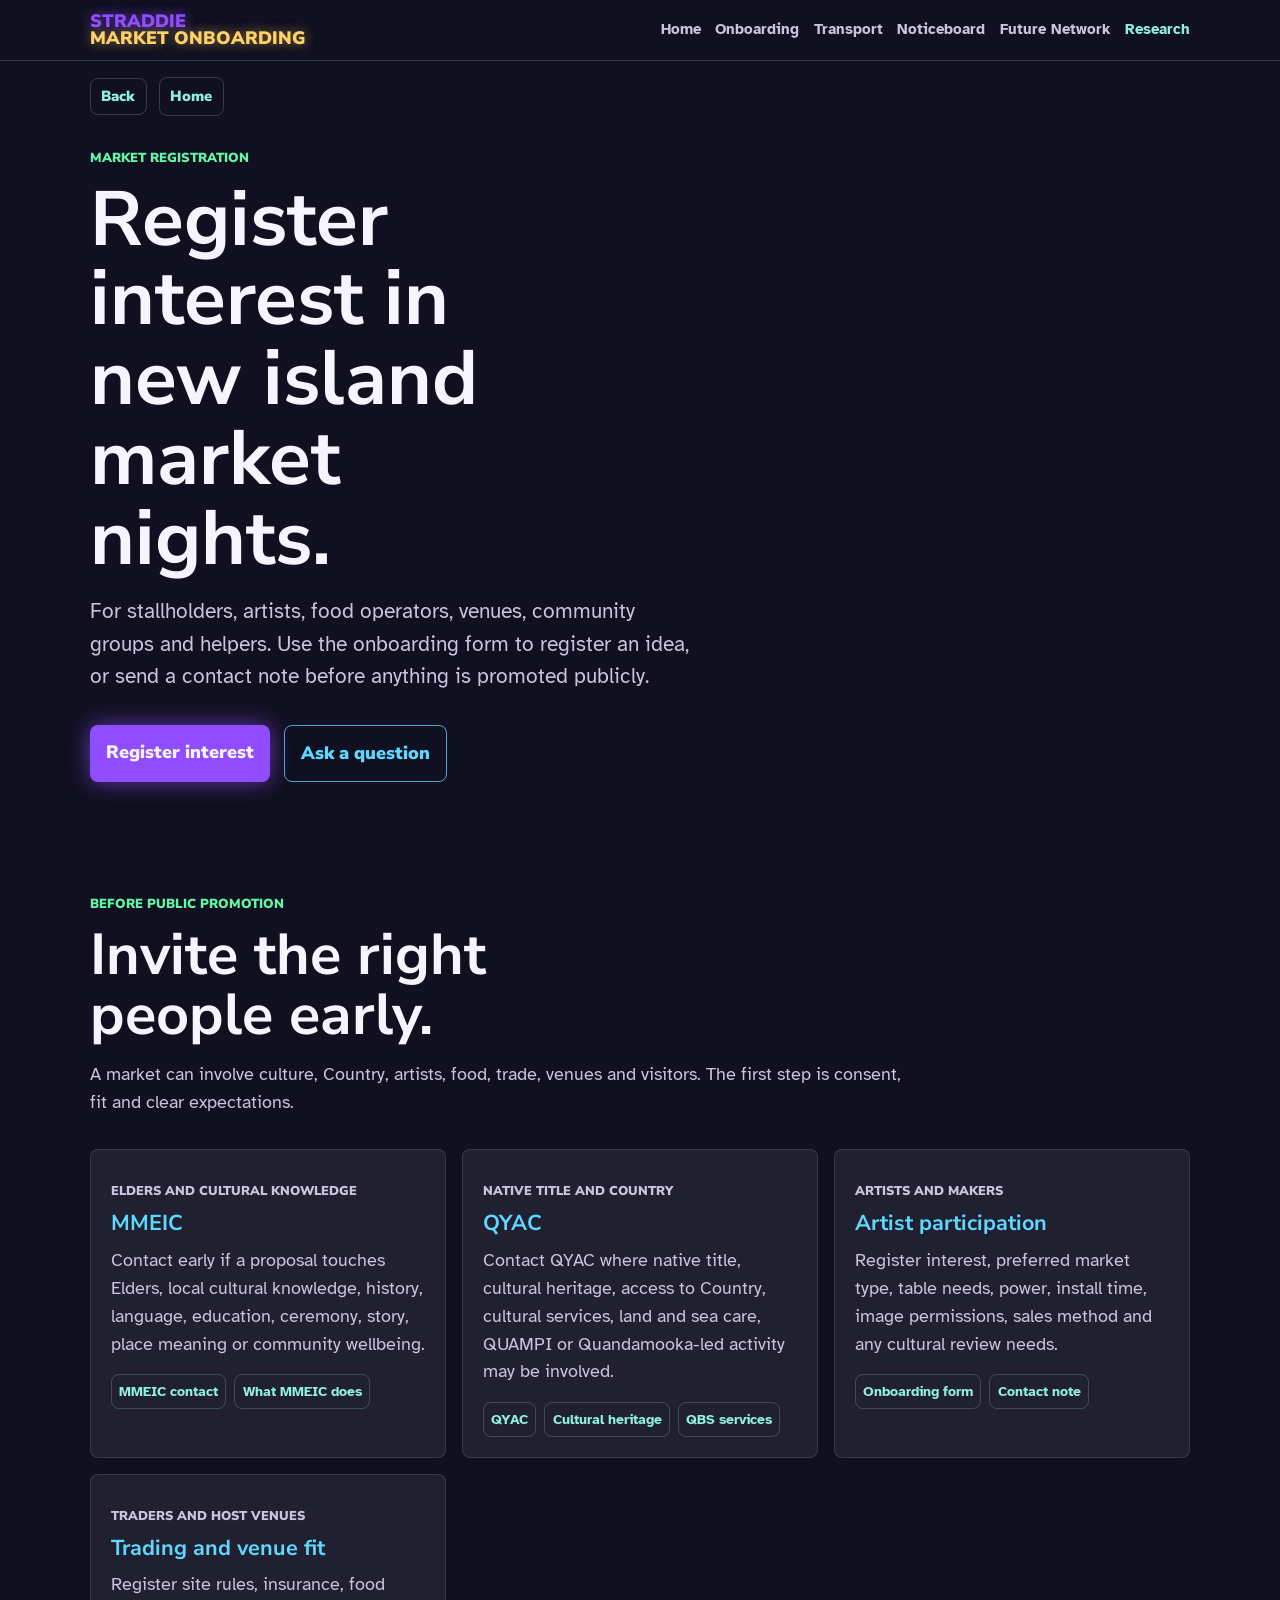
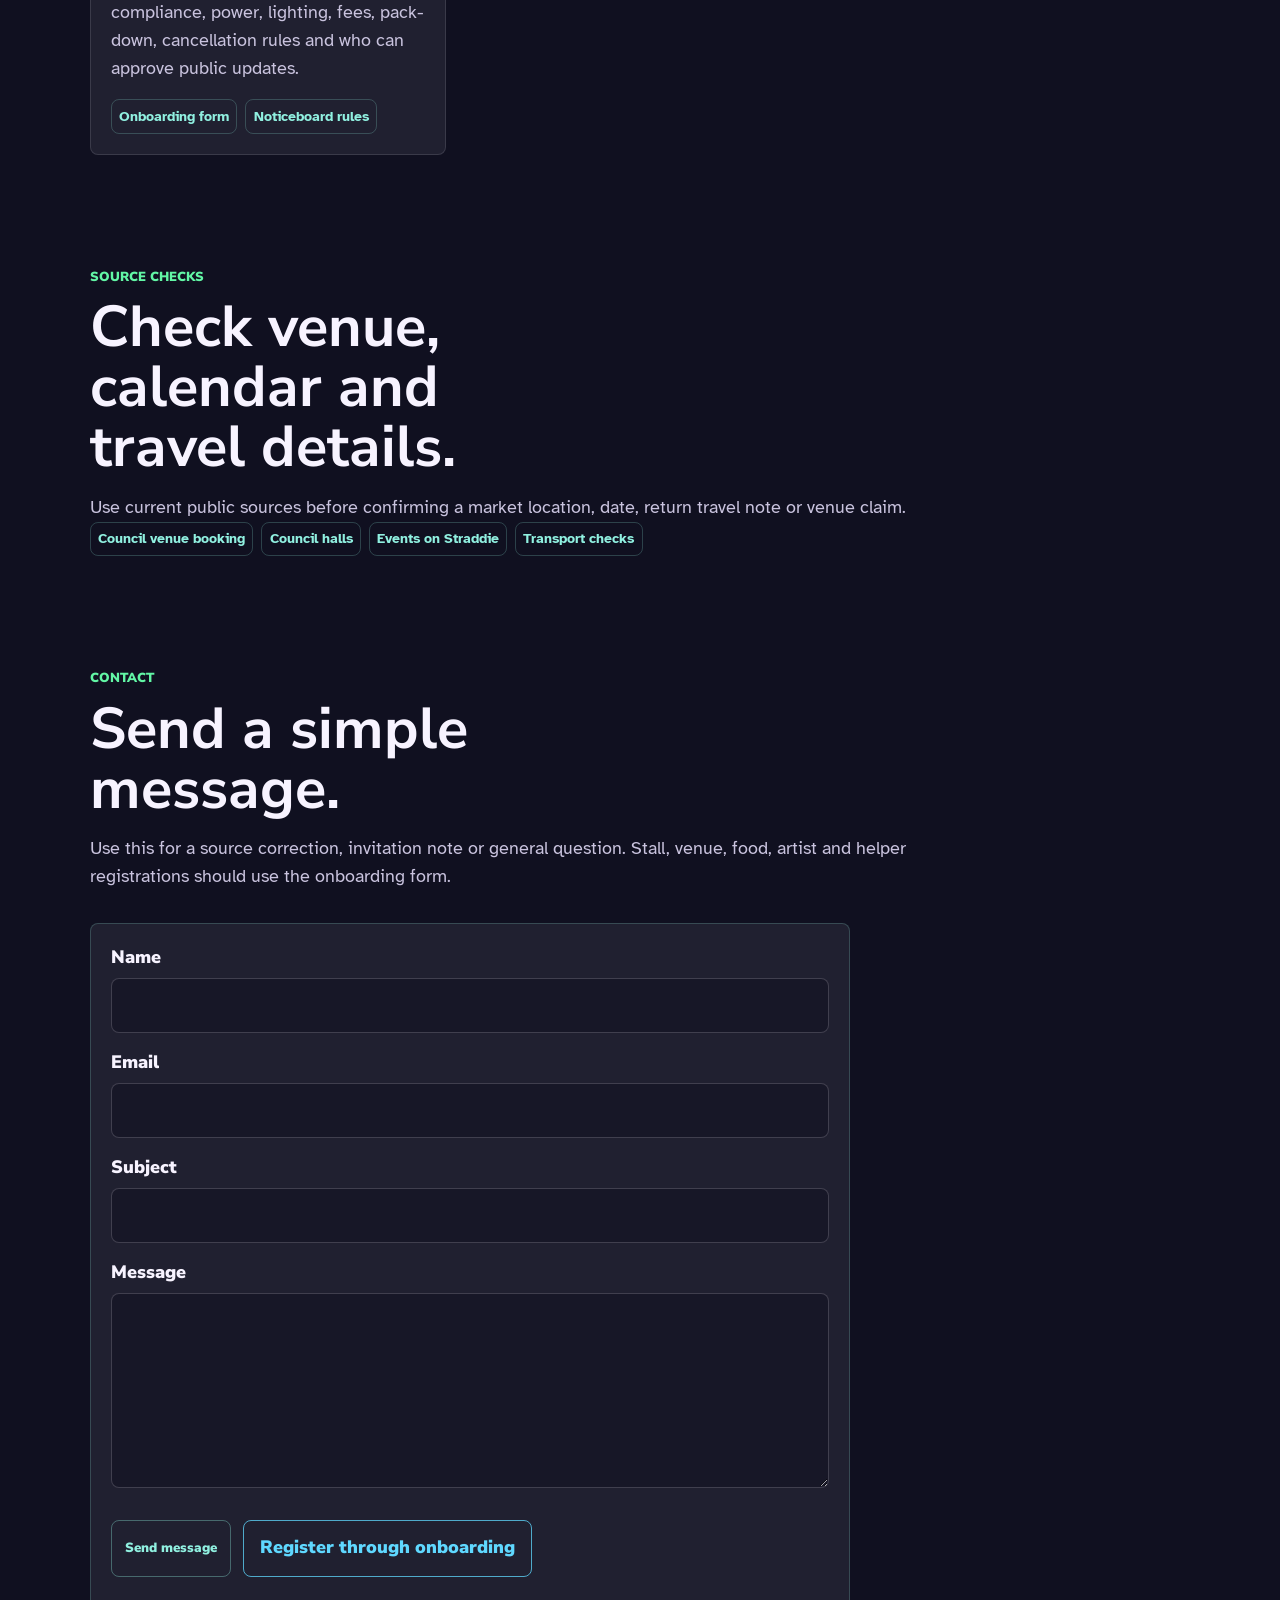
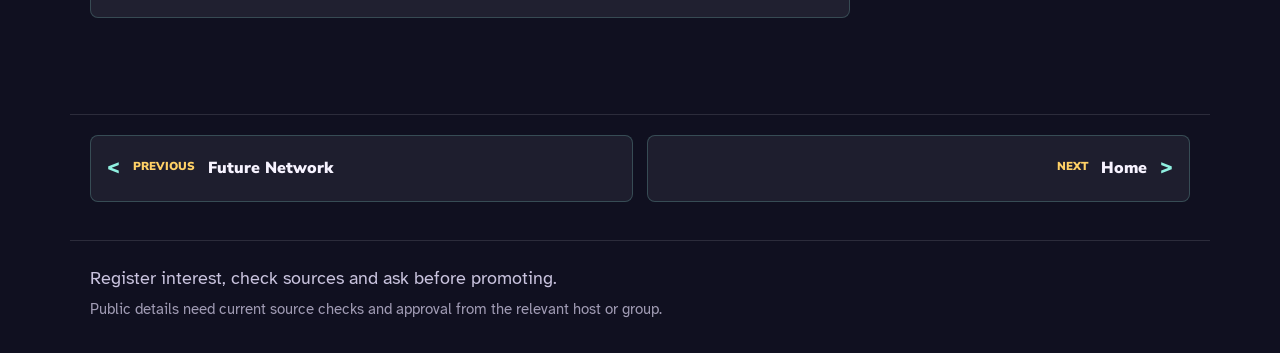
<file: research.html>
<!doctype html>
<html lang="en-AU">
  <head>
    <meta charset="utf-8">
    <meta name="viewport" content="width=device-width, initial-scale=1">
    <meta name="description" content="Register interest, ask a question, or send a source correction for Straddie market onboarding.">
    <title>Register Interest | Straddie Market Onboarding</title>
    <link rel="preconnect" href="https://fonts.googleapis.com">
    <link rel="preconnect" href="https://fonts.gstatic.com" crossorigin>
    <link href="https://fonts.googleapis.com/css2?family=Atkinson+Hyperlegible:wght@400;700&family=Nunito+Sans:wght@700;800;900&display=swap" rel="stylesheet">
    <link rel="stylesheet" href="styles.css?v=20260522-nav">
    <link rel="icon" href="assets/favicon.svg" type="image/svg+xml">
  <link rel="shortcut icon" href="assets/favicon.ico" type="image/x-icon">
</head>
  <body>
    <a class="skip-link" href="#main">Skip to content</a>
    <header class="site-header">
      <nav class="nav" aria-label="Main navigation">
        <a class="brand-mark" href="index.html" aria-label="Straddie Market Onboarding home"><span>Straddie</span><span>Market Onboarding</span></a>
        <button class="nav-toggle" type="button" aria-expanded="false" aria-controls="nav-links">Menu</button>
        <div class="nav-links" id="nav-links">
          <a href="index.html">Home</a>
          <a href="mapper.html">Onboarding</a>
          <a href="transport.html">Transport</a>
          <a href="noticeboard.html">Noticeboard</a>
          <a href="future-network.html">Future Network</a>
          <a href="research.html" aria-current="page">Research</a>
        </div>
      </nav>
    </header>
    <main id="main">
      <div class="page-tools" aria-label="Page navigation">
        <button class="back-button" type="button" data-back>Back</button>
        <a href="index.html">Home</a>
      </div>

      <section class="section compact" aria-labelledby="research-title">
        <div class="section-heading">
          <p class="eyebrow">Market registration</p>
          <h1 id="research-title">Register interest in new island market nights.</h1>
          <p class="hero-lede">For stallholders, artists, food operators, venues, community groups and helpers. Use the onboarding form to register an idea, or send a contact note before anything is promoted publicly.</p>
          <div class="action-row">
            <a class="button primary" href="mapper.html">Register interest</a>
            <a class="button secondary" href="#contact">Ask a question</a>
          </div>
        </div>
      </section>

      <section class="section compact" aria-labelledby="invite-title">
        <div class="section-heading">
          <p class="eyebrow">Before public promotion</p>
          <h2 id="invite-title">Invite the right people early.</h2>
          <p>A market can involve culture, Country, artists, food, trade, venues and visitors. The first step is consent, fit and clear expectations.</p>
        </div>
        <div class="source-grid">
          <article class="source-card">
            <p class="card-tag">Elders and cultural knowledge</p>
            <h3>MMEIC</h3>
            <p>Contact early if a proposal touches Elders, local cultural knowledge, history, language, education, ceremony, story, place meaning or community wellbeing.</p>
            <div class="source-row" aria-label="MMEIC links">
              <a href="https://mmeicac.com.au/index.php/contacts/" target="_blank" rel="noopener noreferrer">MMEIC contact</a>
              <a href="https://mmeicac.com.au/index.php/what-we-do/" target="_blank" rel="noopener noreferrer">What MMEIC does</a>
            </div>
          </article>
          <article class="source-card">
            <p class="card-tag">Native title and Country</p>
            <h3>QYAC</h3>
            <p>Contact QYAC where native title, cultural heritage, access to Country, cultural services, land and sea care, QUAMPI or Quandamooka-led activity may be involved.</p>
            <div class="source-row" aria-label="QYAC links">
              <a href="https://qyac.net.au/" target="_blank" rel="noopener noreferrer">QYAC</a>
              <a href="https://qyac.net.au/cultural-heritage/" target="_blank" rel="noopener noreferrer">Cultural heritage</a>
              <a href="https://qyac.net.au/qbs/" target="_blank" rel="noopener noreferrer">QBS services</a>
            </div>
          </article>
          <article class="source-card">
            <p class="card-tag">Artists and makers</p>
            <h3>Artist participation</h3>
            <p>Register interest, preferred market type, table needs, power, install time, image permissions, sales method and any cultural review needs.</p>
            <div class="source-row" aria-label="Artist pathway links">
              <a href="mapper.html">Onboarding form</a>
              <a href="#contact">Contact note</a>
            </div>
          </article>
          <article class="source-card">
            <p class="card-tag">Traders and host venues</p>
            <h3>Trading and venue fit</h3>
            <p>Register site rules, insurance, food compliance, power, lighting, fees, pack-down, cancellation rules and who can approve public updates.</p>
            <div class="source-row" aria-label="Trader pathway links">
              <a href="mapper.html">Onboarding form</a>
              <a href="noticeboard.html">Noticeboard rules</a>
            </div>
          </article>
        </div>
      </section>

      <section class="section compact" aria-labelledby="source-title">
        <div class="section-heading">
          <p class="eyebrow">Source checks</p>
          <h2 id="source-title">Check venue, calendar and travel details.</h2>
          <p>Use current public sources before confirming a market location, date, return travel note or venue claim.</p>
        </div>
        <div class="source-row" aria-label="Essential source links">
          <a href="https://www.redland.qld.gov.au/Parks-venues-and-sport/Book-a-venue" target="_blank" rel="noopener noreferrer">Council venue booking</a>
          <a href="https://redland.bookable.net.au/search?categoryId=1" target="_blank" rel="noopener noreferrer">Council halls</a>
          <a href="https://stradbrokeisland.com/events/whats-on/" target="_blank" rel="noopener noreferrer">Events on Straddie</a>
          <a href="transport.html">Transport checks</a>
        </div>
      </section>

      <section class="section compact" id="contact" aria-labelledby="contact-title">
        <div class="section-heading">
          <p class="eyebrow">Contact</p>
          <h2 id="contact-title">Send a simple message.</h2>
          <p>Use this for a source correction, invitation note or general question. Stall, venue, food, artist and helper registrations should use the onboarding form.</p>
        </div>
        <form class="mapper-form contact-form" method="post" data-contact-form>
          <input type="hidden" name="form_source" value="Straddie Market Onboarding research page">
          <label for="contact-name">Name
            <input id="contact-name" name="name" type="text" autocomplete="name">
          </label>
          <label for="contact-email">Email
            <input id="contact-email" name="email" type="email" autocomplete="email">
          </label>
          <label for="contact-subject">Subject
            <input id="contact-subject" name="subject" type="text">
          </label>
          <label for="contact-message">Message
            <textarea id="contact-message" name="message" rows="6"></textarea>
          </label>
          <div class="record-actions">
            <button class="copy-button" type="submit">Send message</button>
            <a class="button secondary" href="mapper.html">Register through onboarding</a>
          </div>
          <p class="form-status" data-contact-status aria-live="polite"></p>
        </form>
      </section>

      <nav class="sequence-nav" aria-label="Previous and next pages">
        <a class="sequence-link previous" href="future-network.html">
          <span class="sequence-kicker">Previous</span>
          <span>Future Network</span>
        </a>
        <a class="sequence-link next" href="index.html">
          <span class="sequence-kicker">Next</span>
          <span>Home</span>
        </a>
      </nav>
    </main>
    <footer class="site-footer">
      <div class="footer-copy">
        <p>Register interest, check sources and ask before promoting.</p>
        <p class="footer-note">Public details need current source checks and approval from the relevant host or group.</p>
      </div>
    </footer>
    <button class="to-top" type="button" data-to-top aria-label="Back to top">Top</button>
    <script src="data/market-data.js?v=20260522-events"></script>
    <script src="app.js"></script>
  </body>
</html>
</file>
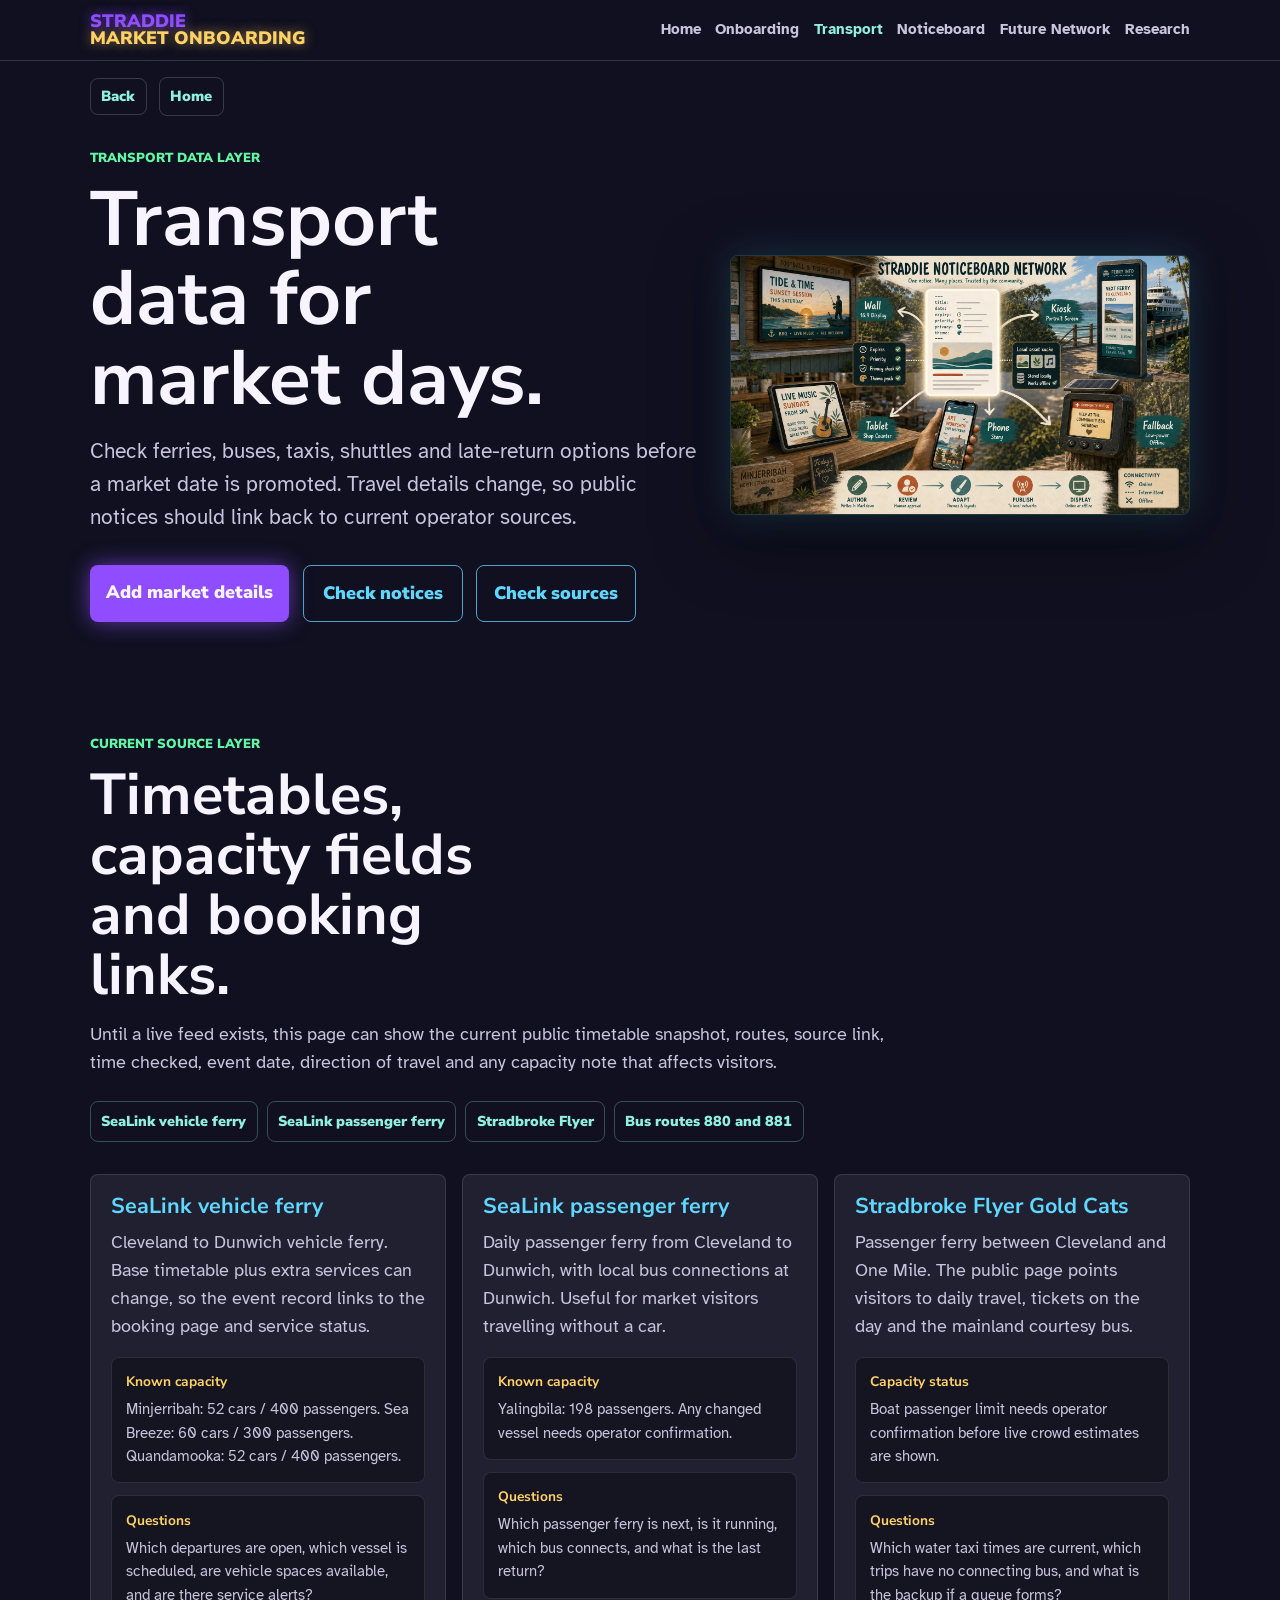
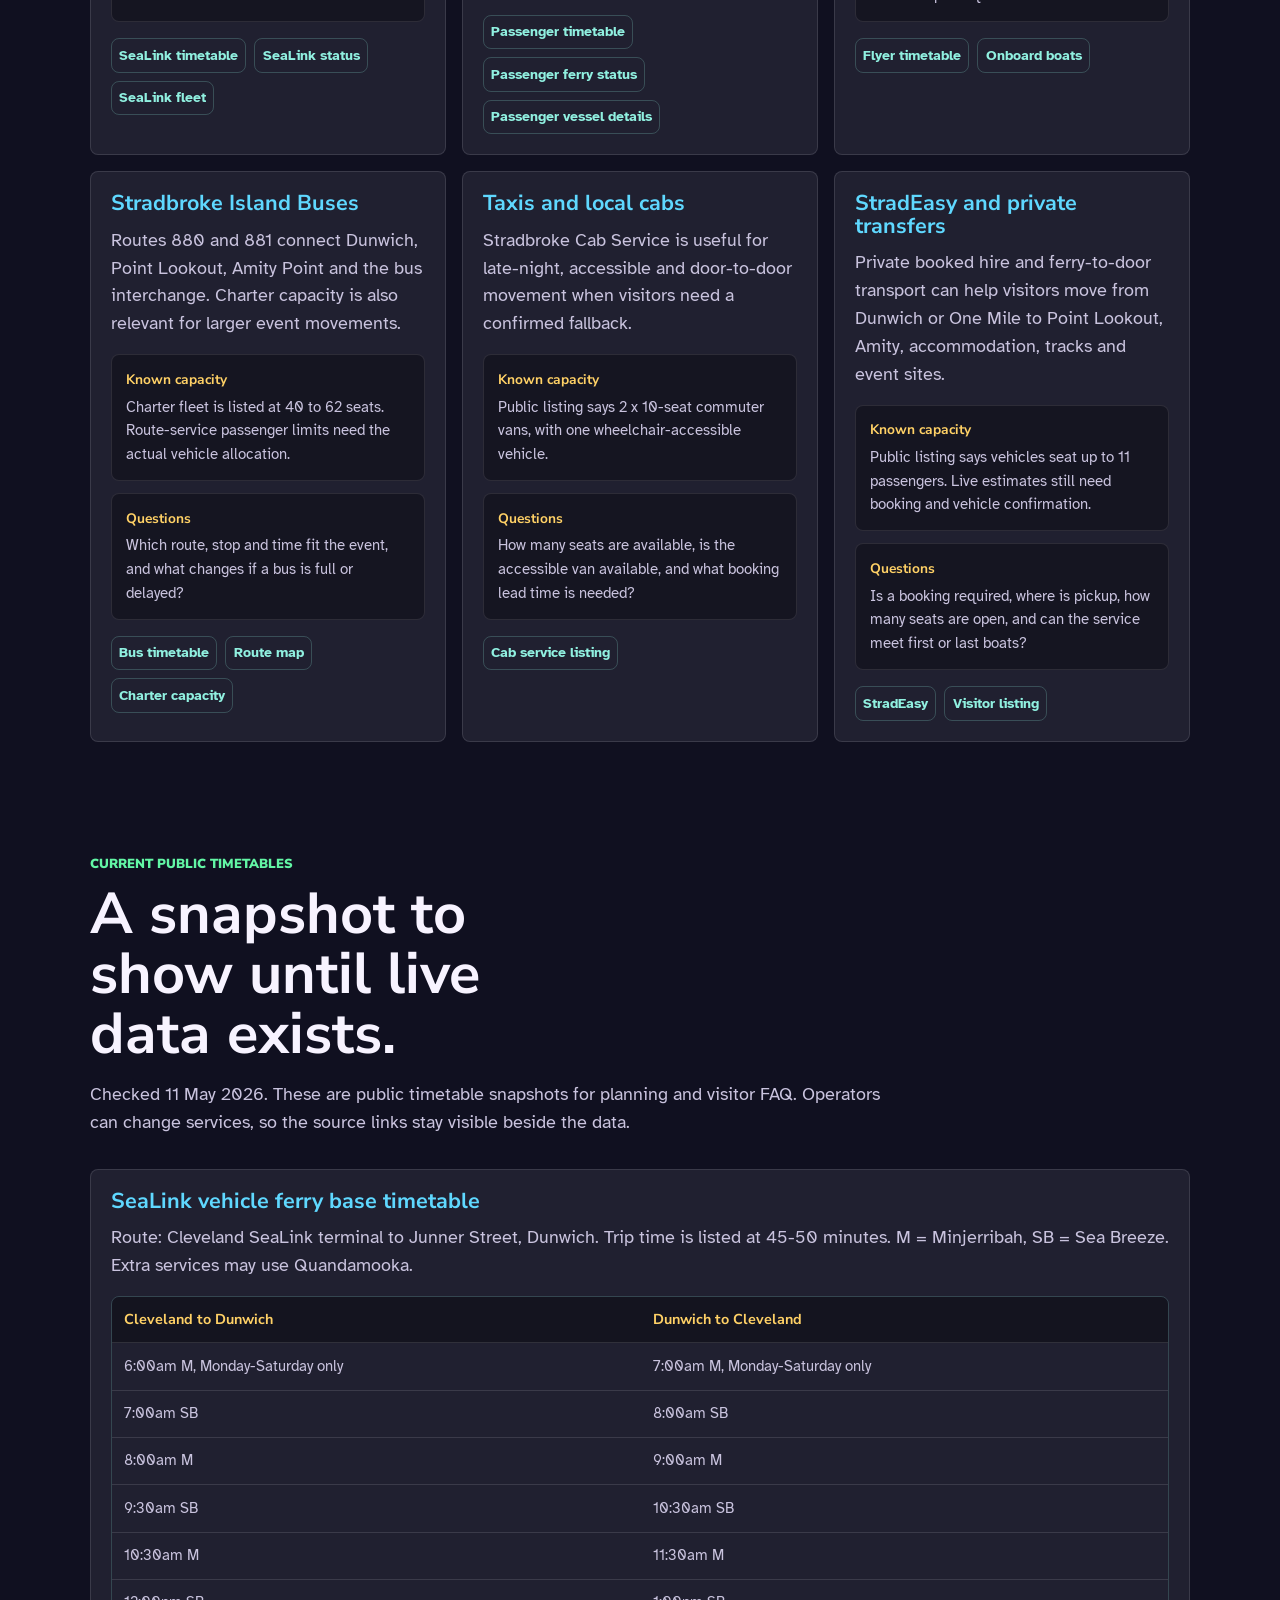
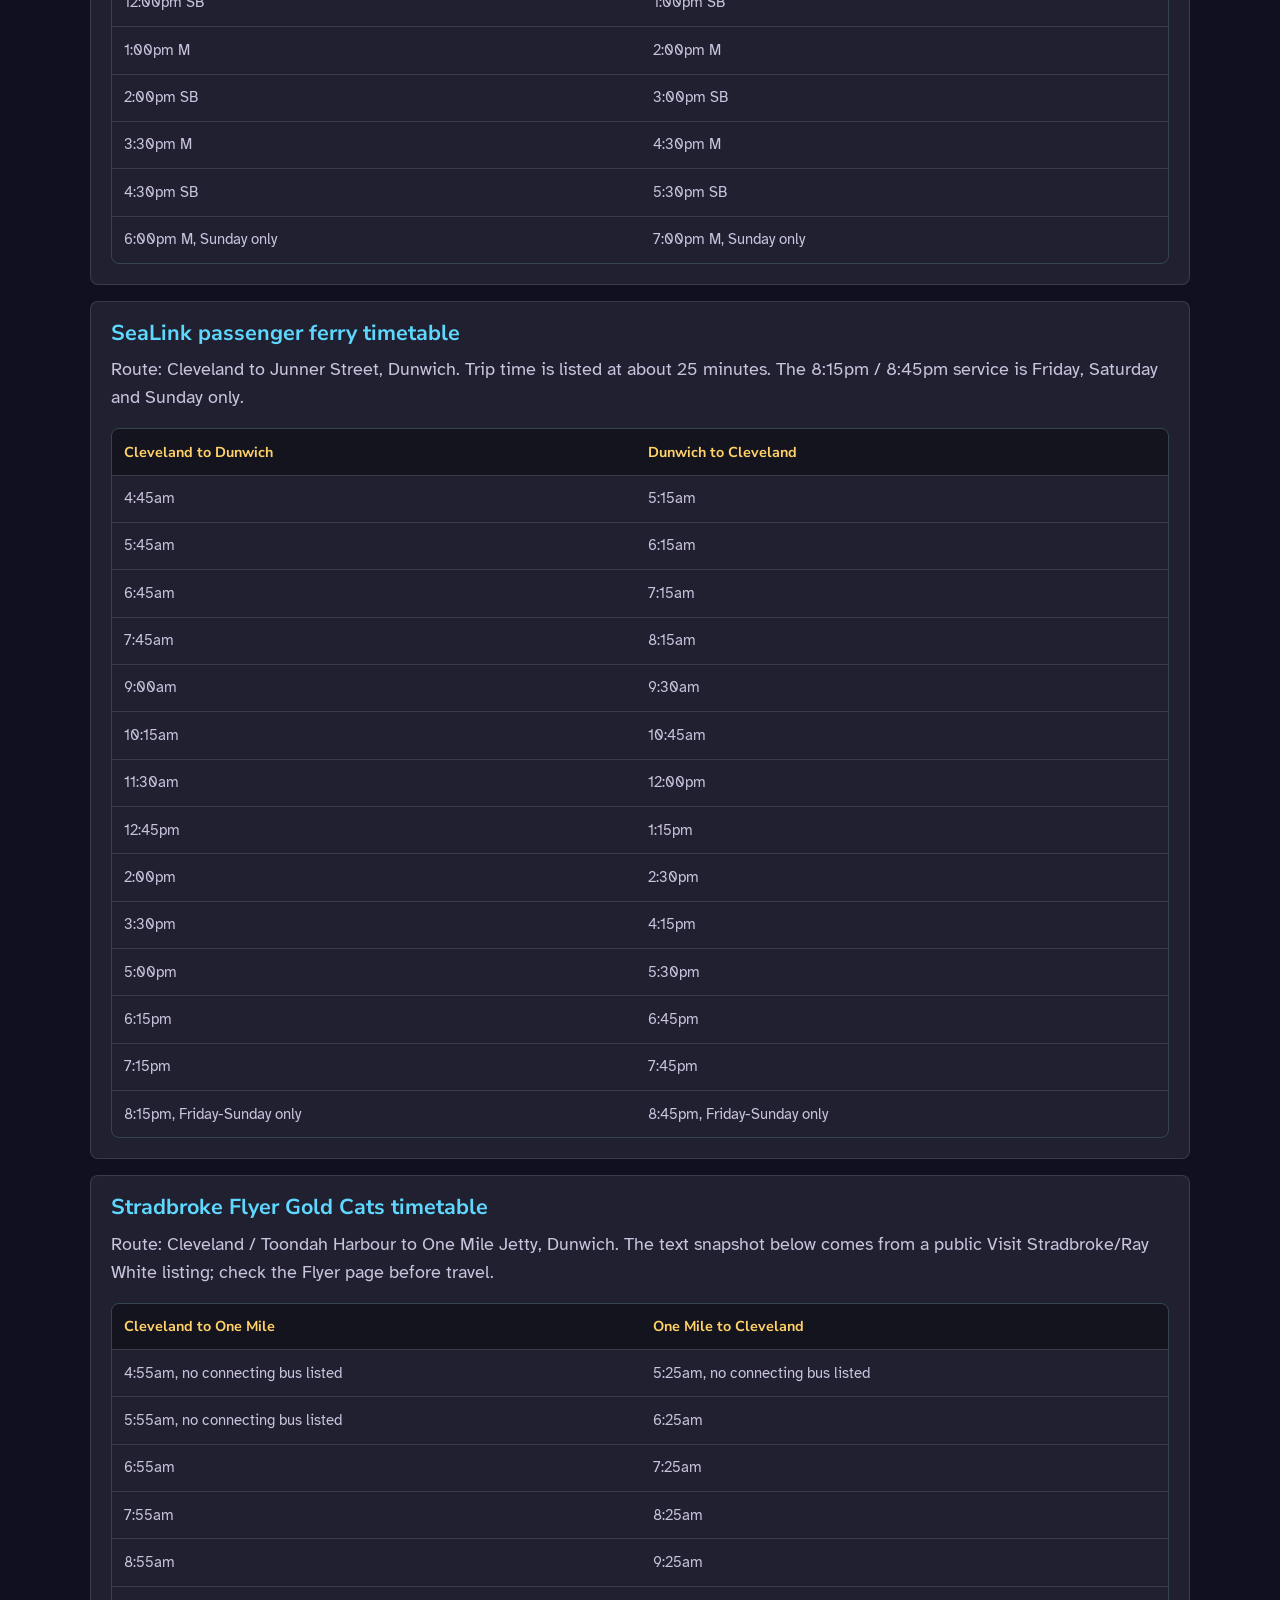
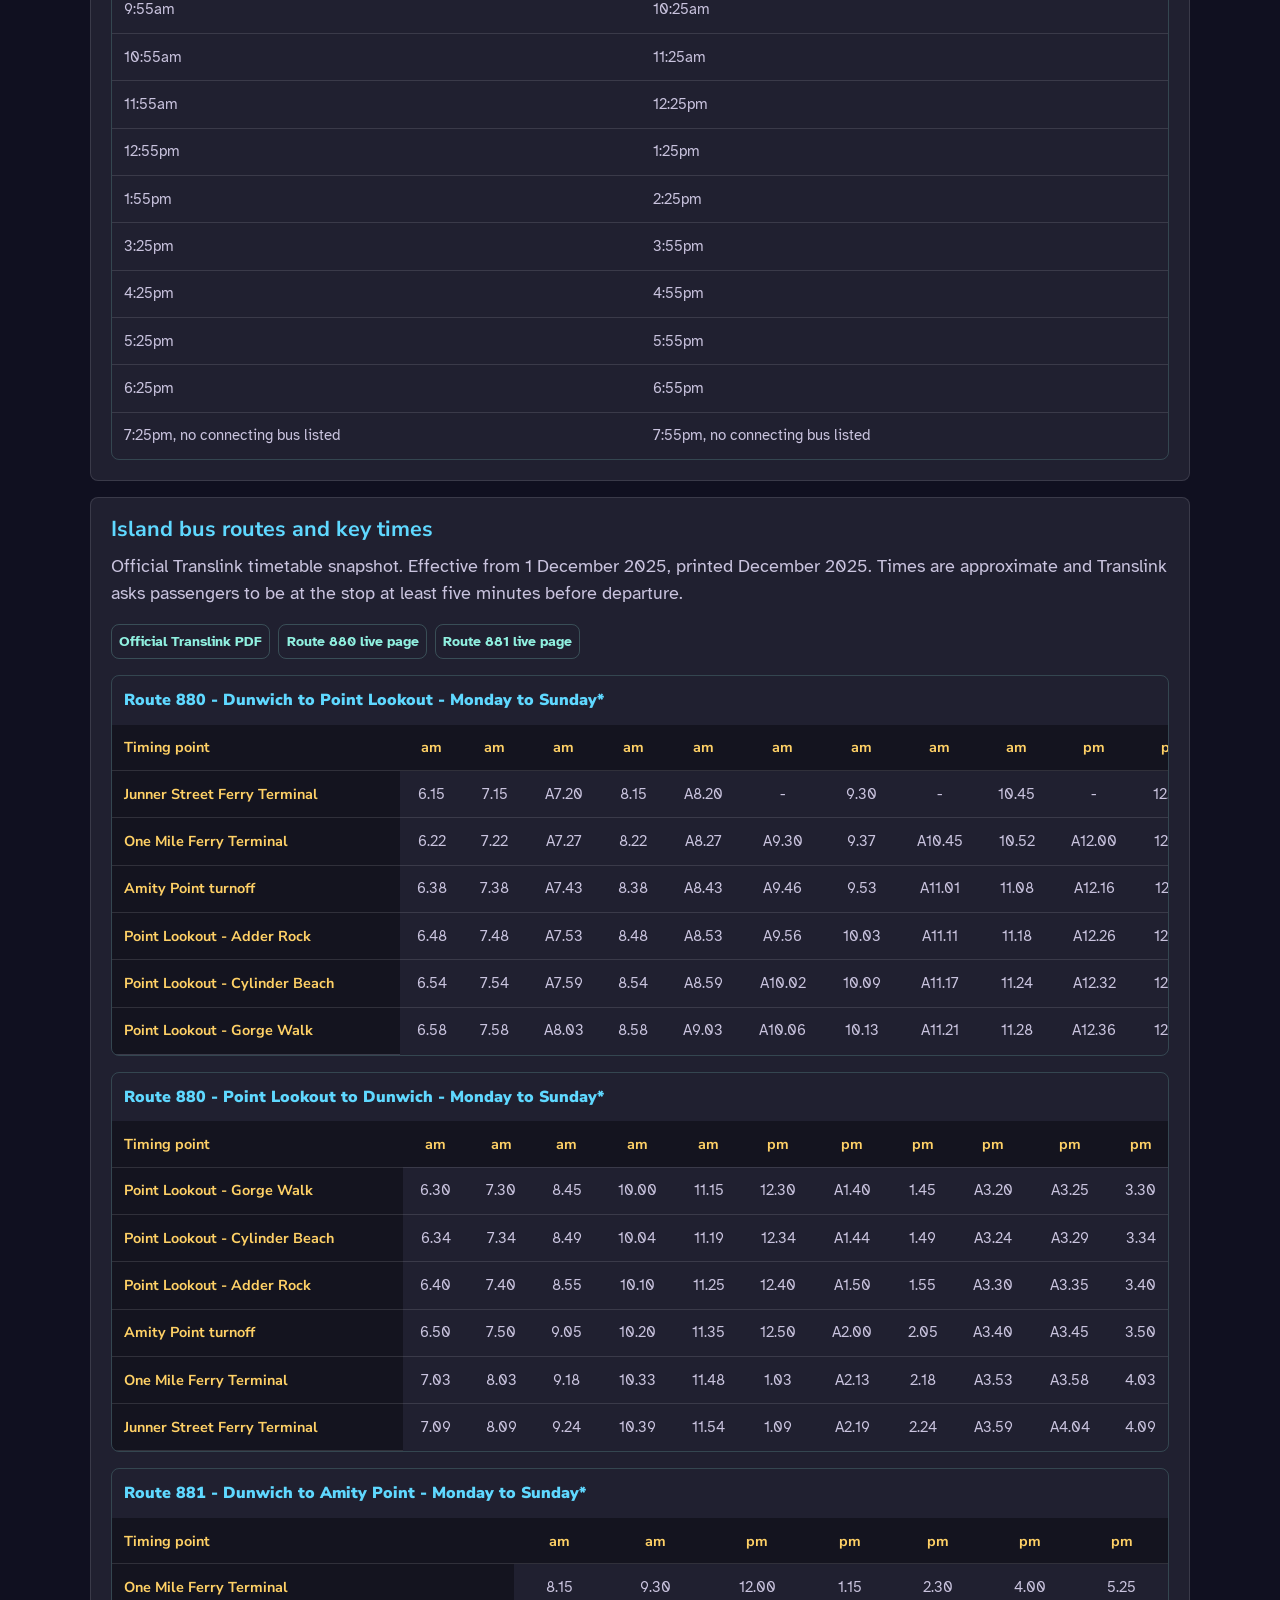
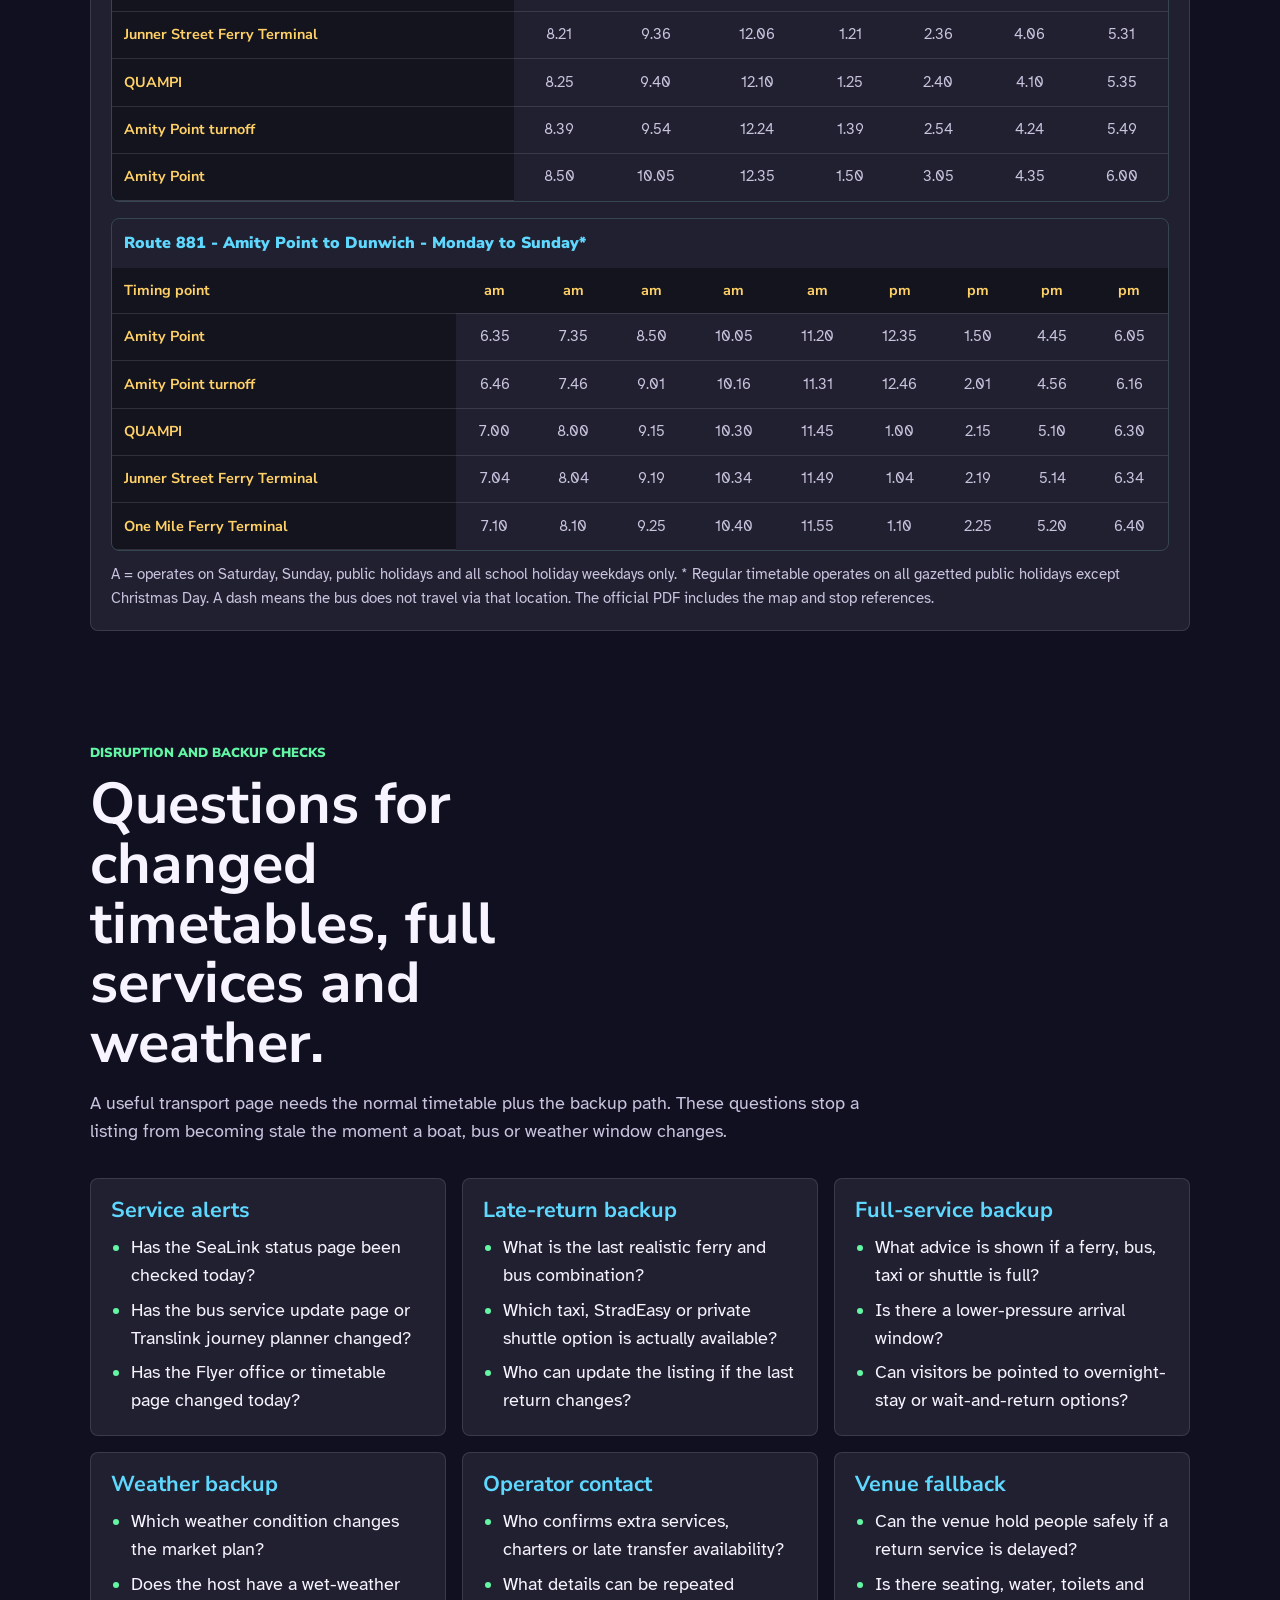
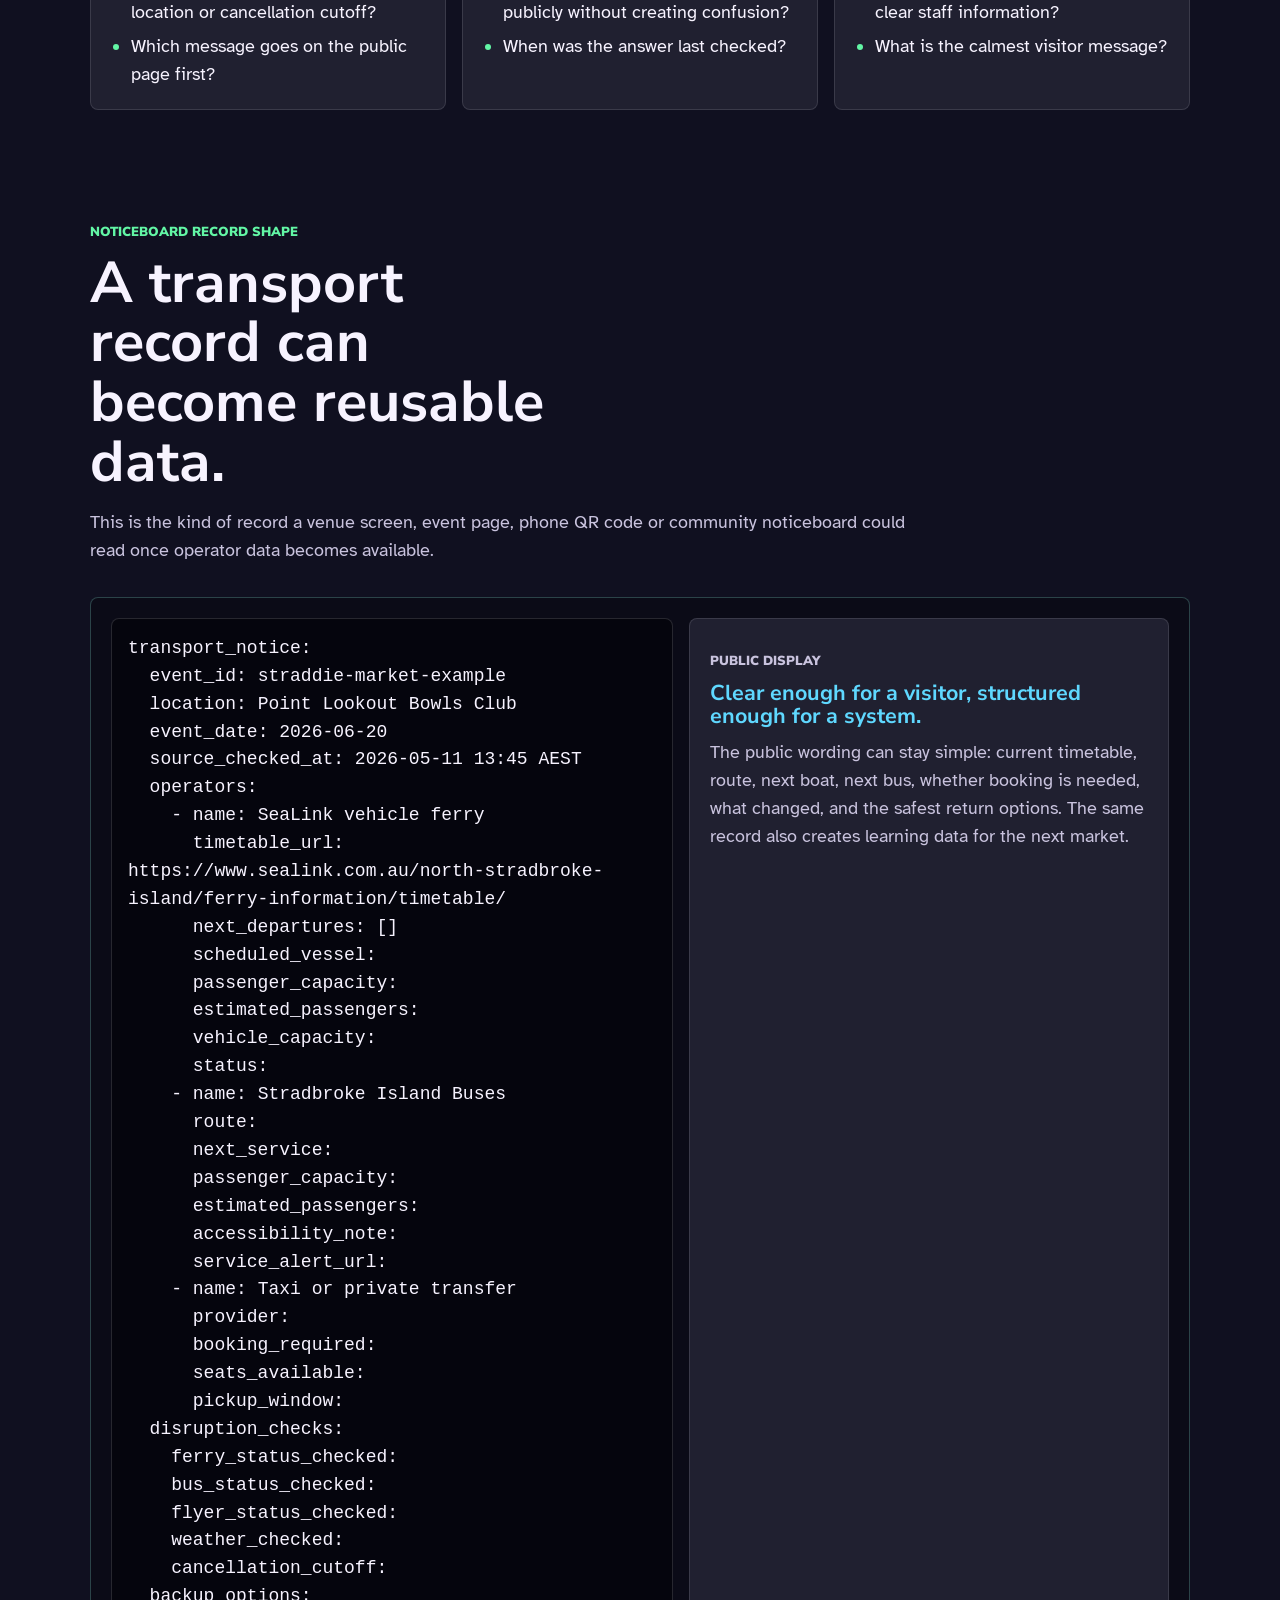
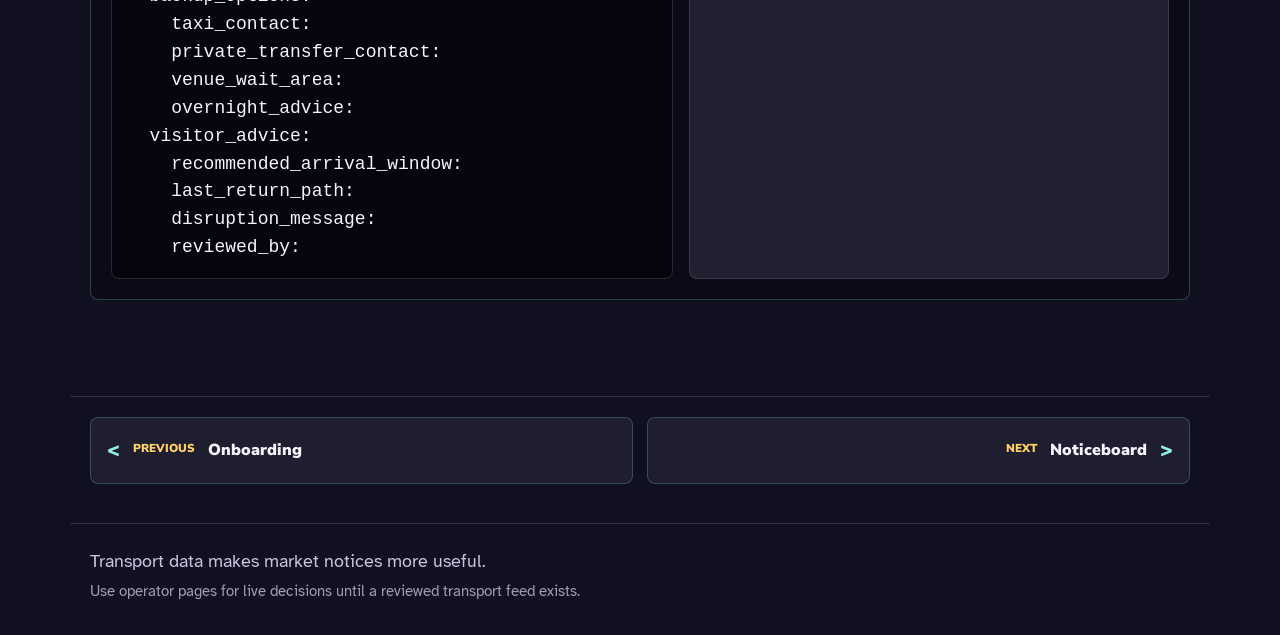
<file: transport.html>
<!doctype html>
<html lang="en-AU">
  <head>
    <meta charset="utf-8">
    <meta name="viewport" content="width=device-width, initial-scale=1">
    <meta name="description" content="Transport source layer for Straddie market planning, including ferry timetables, bus routes, passenger capacity fields, taxis, private transfers and backup questions.">
    <title>Transport Data | Straddie Market Onboarding</title>
    <link rel="preconnect" href="https://fonts.googleapis.com">
    <link rel="preconnect" href="https://fonts.gstatic.com" crossorigin>
    <link href="https://fonts.googleapis.com/css2?family=Atkinson+Hyperlegible:wght@400;700&family=Nunito+Sans:wght@700;800;900&display=swap" rel="stylesheet">
    <link rel="stylesheet" href="styles.css?v=20260522-nav">
    <link rel="icon" href="assets/favicon.svg" type="image/svg+xml">
  <link rel="shortcut icon" href="assets/favicon.ico" type="image/x-icon">
</head>
  <body>
    <a class="skip-link" href="#main">Skip to content</a>
    <header class="site-header">
      <nav class="nav" aria-label="Main navigation">
        <a class="brand-mark" href="index.html" aria-label="Straddie Market Onboarding home"><span>Straddie</span><span>Market Onboarding</span></a>
        <button class="nav-toggle" type="button" aria-expanded="false" aria-controls="nav-links">Menu</button>
        <div class="nav-links" id="nav-links">
          <a href="index.html">Home</a>
          <a href="mapper.html">Onboarding</a>
          <a href="transport.html" aria-current="page">Transport</a>
          <a href="noticeboard.html">Noticeboard</a>
          <a href="future-network.html">Future Network</a>
          <a href="research.html">Research</a>
        </div>
      </nav>
    </header>
    <main id="main">
      <div class="page-tools" aria-label="Page navigation">
        <button class="back-button" type="button" data-back>Back</button>
        <a href="index.html">Home</a>
      </div>

      <section class="section compact split" aria-labelledby="transport-title">
        <div class="section-heading">
          <p class="eyebrow">Transport data layer</p>
          <h1 id="transport-title">Transport data for market days.</h1>
          <p class="hero-lede">Check ferries, buses, taxis, shuttles and late-return options before a market date is promoted. Travel details change, so public notices should link back to current operator sources.</p>
          <div class="action-row">
            <a class="button primary" href="mapper.html">Add market details</a>
            <a class="button secondary" href="noticeboard.html">Check notices</a>
            <a class="button secondary" href="research.html">Check sources</a>
          </div>
        </div>
        <figure class="feature-image">
          <img src="assets/noticeboard-device-pipeline.webp" alt="Transport and market notices flowing across public screens, tablets and phones." width="1200" height="900">
        </figure>
      </section>

      <section class="section compact" aria-labelledby="sources-title">
        <div class="section-heading">
          <p class="eyebrow">Current source layer</p>
          <h2 id="sources-title">Timetables, capacity fields and booking links.</h2>
          <p>Until a live feed exists, this page can show the current public timetable snapshot, routes, source link, time checked, event date, direction of travel and any capacity note that affects visitors.</p>
          <nav class="anchor-nav" aria-label="Timetable quick links">
            <a href="#sealink-vehicle-timetable">SeaLink vehicle ferry</a>
            <a href="#sealink-passenger-timetable">SeaLink passenger ferry</a>
            <a href="#flyer-timetable">Stradbroke Flyer</a>
            <a href="#bus-routes-timetable">Bus routes 880 and 881</a>
          </nav>
        </div>
        <div class="source-grid">
          <article class="source-card">
            <h3>SeaLink vehicle ferry</h3>
            <p>Cleveland to Dunwich vehicle ferry. Base timetable plus extra services can change, so the event record links to the booking page and service status.</p>
            <div class="mini-grid">
              <div><strong>Known capacity</strong><span>Minjerribah: 52 cars / 400 passengers. Sea Breeze: 60 cars / 300 passengers. Quandamooka: 52 cars / 400 passengers.</span></div>
              <div><strong>Questions</strong><span>Which departures are open, which vessel is scheduled, are vehicle spaces available, and are there service alerts?</span></div>
            </div>
            <div class="source-row" aria-label="SeaLink source links">
              <a href="https://www.sealink.com.au/north-stradbroke-island/ferry-information/timetable/" target="_blank" rel="noopener noreferrer">SeaLink timetable</a>
              <a href="https://www.sealink.com.au/north-stradbroke-island/status" target="_blank" rel="noopener noreferrer">SeaLink status</a>
              <a href="https://www.sealink.com.au/north-stradbroke-island/ferry-information/sealink-seq-ferries/" target="_blank" rel="noopener noreferrer">SeaLink fleet</a>
            </div>
          </article>
          <article class="source-card">
            <h3>SeaLink passenger ferry</h3>
            <p>Daily passenger ferry from Cleveland to Dunwich, with local bus connections at Dunwich. Useful for market visitors travelling without a car.</p>
            <div class="mini-grid">
              <div><strong>Known capacity</strong><span>Yalingbila: 198 passengers. Any changed vessel needs operator confirmation.</span></div>
              <div><strong>Questions</strong><span>Which passenger ferry is next, is it running, which bus connects, and what is the last return?</span></div>
            </div>
            <div class="source-row" aria-label="SeaLink passenger ferry source links">
              <a href="https://www.sealink.com.au/north-stradbroke-island/ferry-information/timetable/" target="_blank" rel="noopener noreferrer">Passenger timetable</a>
              <a href="https://www.sealink.com.au/north-stradbroke-island/status" target="_blank" rel="noopener noreferrer">Passenger ferry status</a>
              <a href="https://www.sealink.com.au/north-stradbroke-island/ferry-information/sealink-seq-ferries/" target="_blank" rel="noopener noreferrer">Passenger vessel details</a>
            </div>
          </article>
          <article class="source-card">
            <h3>Stradbroke Flyer Gold Cats</h3>
            <p>Passenger ferry between Cleveland and One Mile. The public page points visitors to daily travel, tickets on the day and the mainland courtesy bus.</p>
            <div class="mini-grid">
              <div><strong>Capacity status</strong><span>Boat passenger limit needs operator confirmation before live crowd estimates are shown.</span></div>
              <div><strong>Questions</strong><span>Which water taxi times are current, which trips have no connecting bus, and what is the backup if a queue forms?</span></div>
            </div>
            <div class="source-row" aria-label="Stradbroke Flyer source links">
              <a href="https://www.flyer.com.au/timetable" target="_blank" rel="noopener noreferrer">Flyer timetable</a>
              <a href="https://www.flyer.com.au/onboard-our-boats" target="_blank" rel="noopener noreferrer">Onboard boats</a>
            </div>
          </article>
          <article class="source-card">
            <h3>Stradbroke Island Buses</h3>
            <p>Routes 880 and 881 connect Dunwich, Point Lookout, Amity Point and the bus interchange. Charter capacity is also relevant for larger event movements.</p>
            <div class="mini-grid">
              <div><strong>Known capacity</strong><span>Charter fleet is listed at 40 to 62 seats. Route-service passenger limits need the actual vehicle allocation.</span></div>
              <div><strong>Questions</strong><span>Which route, stop and time fit the event, and what changes if a bus is full or delayed?</span></div>
            </div>
            <div class="source-row" aria-label="Bus source links">
              <a href="https://www.stradbrokebus.com.au/timetablesandtickets" target="_blank" rel="noopener noreferrer">Bus timetable</a>
              <a href="https://www.stradbrokebus.com.au/route-map" target="_blank" rel="noopener noreferrer">Route map</a>
              <a href="https://www.stradbrokebus.com.au/charter" target="_blank" rel="noopener noreferrer">Charter capacity</a>
            </div>
          </article>
          <article class="source-card">
            <h3>Taxis and local cabs</h3>
            <p>Stradbroke Cab Service is useful for late-night, accessible and door-to-door movement when visitors need a confirmed fallback.</p>
            <div class="mini-grid">
              <div><strong>Known capacity</strong><span>Public listing says 2 x 10-seat commuter vans, with one wheelchair-accessible vehicle.</span></div>
              <div><strong>Questions</strong><span>How many seats are available, is the accessible van available, and what booking lead time is needed?</span></div>
            </div>
            <div class="source-row" aria-label="Taxi source links">
              <a href="https://stradbrokeisland.com/stradbroke-cab-service/" target="_blank" rel="noopener noreferrer">Cab service listing</a>
            </div>
          </article>
          <article class="source-card">
            <h3>StradEasy and private transfers</h3>
            <p>Private booked hire and ferry-to-door transport can help visitors move from Dunwich or One Mile to Point Lookout, Amity, accommodation, tracks and event sites.</p>
            <div class="mini-grid">
              <div><strong>Known capacity</strong><span>Public listing says vehicles seat up to 11 passengers. Live estimates still need booking and vehicle confirmation.</span></div>
              <div><strong>Questions</strong><span>Is a booking required, where is pickup, how many seats are open, and can the service meet first or last boats?</span></div>
            </div>
            <div class="source-row" aria-label="StradEasy source links">
              <a href="https://stradeasy.com.au/" target="_blank" rel="noopener noreferrer">StradEasy</a>
              <a href="https://stradbrokeisland.com/stradeasy-north-stradbroke-island-transport-bus-service/" target="_blank" rel="noopener noreferrer">Visitor listing</a>
            </div>
          </article>
        </div>
      </section>

      <section class="section compact" aria-labelledby="published-title">
        <div class="section-heading">
          <p class="eyebrow">Current public timetables</p>
          <h2 id="published-title">A snapshot to show until live data exists.</h2>
          <p>Checked 11 May 2026. These are public timetable snapshots for planning and visitor FAQ. Operators can change services, so the source links stay visible beside the data.</p>
        </div>
        <div class="table-stack">
          <article class="panel timetable-block">
            <h3 id="sealink-vehicle-timetable">SeaLink vehicle ferry base timetable</h3>
            <p>Route: Cleveland SeaLink terminal to Junner Street, Dunwich. Trip time is listed at 45-50 minutes. M = Minjerribah, SB = Sea Breeze. Extra services may use Quandamooka.</p>
            <div class="table-scroll">
              <table class="data-table">
                <thead>
                  <tr>
                    <th scope="col">Cleveland to Dunwich</th>
                    <th scope="col">Dunwich to Cleveland</th>
                  </tr>
                </thead>
                <tbody>
                  <tr><td>6:00am M, Monday-Saturday only</td><td>7:00am M, Monday-Saturday only</td></tr>
                  <tr><td>7:00am SB</td><td>8:00am SB</td></tr>
                  <tr><td>8:00am M</td><td>9:00am M</td></tr>
                  <tr><td>9:30am SB</td><td>10:30am SB</td></tr>
                  <tr><td>10:30am M</td><td>11:30am M</td></tr>
                  <tr><td>12:00pm SB</td><td>1:00pm SB</td></tr>
                  <tr><td>1:00pm M</td><td>2:00pm M</td></tr>
                  <tr><td>2:00pm SB</td><td>3:00pm SB</td></tr>
                  <tr><td>3:30pm M</td><td>4:30pm M</td></tr>
                  <tr><td>4:30pm SB</td><td>5:30pm SB</td></tr>
                  <tr><td>6:00pm M, Sunday only</td><td>7:00pm M, Sunday only</td></tr>
                </tbody>
              </table>
            </div>
          </article>

          <article class="panel timetable-block">
            <h3 id="sealink-passenger-timetable">SeaLink passenger ferry timetable</h3>
            <p>Route: Cleveland to Junner Street, Dunwich. Trip time is listed at about 25 minutes. The 8:15pm / 8:45pm service is Friday, Saturday and Sunday only.</p>
            <div class="table-scroll">
              <table class="data-table">
                <thead>
                  <tr>
                    <th scope="col">Cleveland to Dunwich</th>
                    <th scope="col">Dunwich to Cleveland</th>
                  </tr>
                </thead>
                <tbody>
                  <tr><td>4:45am</td><td>5:15am</td></tr>
                  <tr><td>5:45am</td><td>6:15am</td></tr>
                  <tr><td>6:45am</td><td>7:15am</td></tr>
                  <tr><td>7:45am</td><td>8:15am</td></tr>
                  <tr><td>9:00am</td><td>9:30am</td></tr>
                  <tr><td>10:15am</td><td>10:45am</td></tr>
                  <tr><td>11:30am</td><td>12:00pm</td></tr>
                  <tr><td>12:45pm</td><td>1:15pm</td></tr>
                  <tr><td>2:00pm</td><td>2:30pm</td></tr>
                  <tr><td>3:30pm</td><td>4:15pm</td></tr>
                  <tr><td>5:00pm</td><td>5:30pm</td></tr>
                  <tr><td>6:15pm</td><td>6:45pm</td></tr>
                  <tr><td>7:15pm</td><td>7:45pm</td></tr>
                  <tr><td>8:15pm, Friday-Sunday only</td><td>8:45pm, Friday-Sunday only</td></tr>
                </tbody>
              </table>
            </div>
          </article>

          <article class="panel timetable-block">
            <h3 id="flyer-timetable">Stradbroke Flyer Gold Cats timetable</h3>
            <p>Route: Cleveland / Toondah Harbour to One Mile Jetty, Dunwich. The text snapshot below comes from a public Visit Stradbroke/Ray White listing; check the Flyer page before travel.</p>
            <div class="table-scroll">
              <table class="data-table">
                <thead>
                  <tr>
                    <th scope="col">Cleveland to One Mile</th>
                    <th scope="col">One Mile to Cleveland</th>
                  </tr>
                </thead>
                <tbody>
                  <tr><td>4:55am, no connecting bus listed</td><td>5:25am, no connecting bus listed</td></tr>
                  <tr><td>5:55am, no connecting bus listed</td><td>6:25am</td></tr>
                  <tr><td>6:55am</td><td>7:25am</td></tr>
                  <tr><td>7:55am</td><td>8:25am</td></tr>
                  <tr><td>8:55am</td><td>9:25am</td></tr>
                  <tr><td>9:55am</td><td>10:25am</td></tr>
                  <tr><td>10:55am</td><td>11:25am</td></tr>
                  <tr><td>11:55am</td><td>12:25pm</td></tr>
                  <tr><td>12:55pm</td><td>1:25pm</td></tr>
                  <tr><td>1:55pm</td><td>2:25pm</td></tr>
                  <tr><td>3:25pm</td><td>3:55pm</td></tr>
                  <tr><td>4:25pm</td><td>4:55pm</td></tr>
                  <tr><td>5:25pm</td><td>5:55pm</td></tr>
                  <tr><td>6:25pm</td><td>6:55pm</td></tr>
                  <tr><td>7:25pm, no connecting bus listed</td><td>7:55pm, no connecting bus listed</td></tr>
                </tbody>
              </table>
            </div>
          </article>

          <article class="panel timetable-block">
            <h3 id="bus-routes-timetable">Island bus routes and key times</h3>
            <p>Official Translink timetable snapshot. Effective from 1 December 2025, printed December 2025. Times are approximate and Translink asks passengers to be at the stop at least five minutes before departure.</p>
            <div class="source-row" aria-label="Official Translink timetable links">
              <a href="https://translink.com.au/sites/default/files/acquiadam-assets/timetables/251201-880-881.pdf" target="_blank" rel="noopener noreferrer">Official Translink PDF</a>
              <a href="https://jp.translink.com.au/plan-your-journey/timetables/bus/F/880" target="_blank" rel="noopener noreferrer">Route 880 live page</a>
              <a href="https://jp.translink.com.au/plan-your-journey/timetables/bus/F/881" target="_blank" rel="noopener noreferrer">Route 881 live page</a>
            </div>
            <div class="table-scroll">
              <table class="data-table official-bus">
                <caption>Route 880 - Dunwich to Point Lookout - Monday to Sunday*</caption>
                <thead>
                  <tr>
                    <th scope="col">Timing point</th>
                    <th scope="col">am</th>
                    <th scope="col">am</th>
                    <th scope="col">am</th>
                    <th scope="col">am</th>
                    <th scope="col">am</th>
                    <th scope="col">am</th>
                    <th scope="col">am</th>
                    <th scope="col">am</th>
                    <th scope="col">am</th>
                    <th scope="col">pm</th>
                    <th scope="col">pm</th>
                    <th scope="col">pm</th>
                    <th scope="col">pm</th>
                    <th scope="col">pm</th>
                    <th scope="col">pm</th>
                    <th scope="col">pm</th>
                    <th scope="col">pm</th>
                  </tr>
                </thead>
                <tbody>
                  <tr><th scope="row">Junner Street Ferry Terminal</th><td>6.15</td><td>7.15</td><td>A7.20</td><td>8.15</td><td>A8.20</td><td>-</td><td>9.30</td><td>-</td><td>10.45</td><td>-</td><td>12.00</td><td>1.15</td><td>2.30</td><td>4.00</td><td>5.30</td><td>6.45</td><td>7.45</td></tr>
                  <tr><th scope="row">One Mile Ferry Terminal</th><td>6.22</td><td>7.22</td><td>A7.27</td><td>8.22</td><td>A8.27</td><td>A9.30</td><td>9.37</td><td>A10.45</td><td>10.52</td><td>A12.00</td><td>12.07</td><td>1.22</td><td>2.37</td><td>4.07</td><td>5.37</td><td>6.52</td><td>7.52</td></tr>
                  <tr><th scope="row">Amity Point turnoff</th><td>6.38</td><td>7.38</td><td>A7.43</td><td>8.38</td><td>A8.43</td><td>A9.46</td><td>9.53</td><td>A11.01</td><td>11.08</td><td>A12.16</td><td>12.23</td><td>1.38</td><td>2.53</td><td>4.23</td><td>5.53</td><td>7.08</td><td>8.08</td></tr>
                  <tr><th scope="row">Point Lookout - Adder Rock</th><td>6.48</td><td>7.48</td><td>A7.53</td><td>8.48</td><td>A8.53</td><td>A9.56</td><td>10.03</td><td>A11.11</td><td>11.18</td><td>A12.26</td><td>12.33</td><td>1.48</td><td>3.03</td><td>4.33</td><td>6.03</td><td>7.18</td><td>8.18</td></tr>
                  <tr><th scope="row">Point Lookout - Cylinder Beach</th><td>6.54</td><td>7.54</td><td>A7.59</td><td>8.54</td><td>A8.59</td><td>A10.02</td><td>10.09</td><td>A11.17</td><td>11.24</td><td>A12.32</td><td>12.39</td><td>1.54</td><td>3.09</td><td>4.39</td><td>6.09</td><td>7.24</td><td>8.24</td></tr>
                  <tr><th scope="row">Point Lookout - Gorge Walk</th><td>6.58</td><td>7.58</td><td>A8.03</td><td>8.58</td><td>A9.03</td><td>A10.06</td><td>10.13</td><td>A11.21</td><td>11.28</td><td>A12.36</td><td>12.43</td><td>1.58</td><td>3.13</td><td>4.43</td><td>6.13</td><td>7.28</td><td>8.28</td></tr>
                </tbody>
              </table>
            </div>

            <div class="table-scroll">
              <table class="data-table official-bus">
                <caption>Route 880 - Point Lookout to Dunwich - Monday to Sunday*</caption>
                <thead>
                  <tr>
                    <th scope="col">Timing point</th>
                    <th scope="col">am</th>
                    <th scope="col">am</th>
                    <th scope="col">am</th>
                    <th scope="col">am</th>
                    <th scope="col">am</th>
                    <th scope="col">pm</th>
                    <th scope="col">pm</th>
                    <th scope="col">pm</th>
                    <th scope="col">pm</th>
                    <th scope="col">pm</th>
                    <th scope="col">pm</th>
                    <th scope="col">pm</th>
                    <th scope="col">pm</th>
                    <th scope="col">pm</th>
                    <th scope="col">pm</th>
                    <th scope="col">pm</th>
                    <th scope="col">pm</th>
                  </tr>
                </thead>
                <tbody>
                  <tr><th scope="row">Point Lookout - Gorge Walk</th><td>6.30</td><td>7.30</td><td>8.45</td><td>10.00</td><td>11.15</td><td>12.30</td><td>A1.40</td><td>1.45</td><td>A3.20</td><td>A3.25</td><td>3.30</td><td>A4.40</td><td>4.45</td><td>A5.55</td><td>6.00</td><td>7.00</td><td>8.00</td></tr>
                  <tr><th scope="row">Point Lookout - Cylinder Beach</th><td>6.34</td><td>7.34</td><td>8.49</td><td>10.04</td><td>11.19</td><td>12.34</td><td>A1.44</td><td>1.49</td><td>A3.24</td><td>A3.29</td><td>3.34</td><td>A4.44</td><td>4.49</td><td>A5.59</td><td>6.04</td><td>7.04</td><td>8.04</td></tr>
                  <tr><th scope="row">Point Lookout - Adder Rock</th><td>6.40</td><td>7.40</td><td>8.55</td><td>10.10</td><td>11.25</td><td>12.40</td><td>A1.50</td><td>1.55</td><td>A3.30</td><td>A3.35</td><td>3.40</td><td>A4.50</td><td>4.55</td><td>A6.05</td><td>6.10</td><td>7.10</td><td>8.10</td></tr>
                  <tr><th scope="row">Amity Point turnoff</th><td>6.50</td><td>7.50</td><td>9.05</td><td>10.20</td><td>11.35</td><td>12.50</td><td>A2.00</td><td>2.05</td><td>A3.40</td><td>A3.45</td><td>3.50</td><td>A5.00</td><td>5.05</td><td>A6.15</td><td>6.20</td><td>7.20</td><td>8.20</td></tr>
                  <tr><th scope="row">One Mile Ferry Terminal</th><td>7.03</td><td>8.03</td><td>9.18</td><td>10.33</td><td>11.48</td><td>1.03</td><td>A2.13</td><td>2.18</td><td>A3.53</td><td>A3.58</td><td>4.03</td><td>A5.13</td><td>5.18</td><td>A6.28</td><td>6.33</td><td>7.33</td><td>8.33</td></tr>
                  <tr><th scope="row">Junner Street Ferry Terminal</th><td>7.09</td><td>8.09</td><td>9.24</td><td>10.39</td><td>11.54</td><td>1.09</td><td>A2.19</td><td>2.24</td><td>A3.59</td><td>A4.04</td><td>4.09</td><td>A5.19</td><td>5.24</td><td>A6.34</td><td>6.39</td><td>7.39</td><td>8.39</td></tr>
                </tbody>
              </table>
            </div>

            <div class="table-scroll">
              <table class="data-table official-bus route-881">
                <caption>Route 881 - Dunwich to Amity Point - Monday to Sunday*</caption>
                <thead>
                  <tr>
                    <th scope="col">Timing point</th>
                    <th scope="col">am</th>
                    <th scope="col">am</th>
                    <th scope="col">pm</th>
                    <th scope="col">pm</th>
                    <th scope="col">pm</th>
                    <th scope="col">pm</th>
                    <th scope="col">pm</th>
                  </tr>
                </thead>
                <tbody>
                  <tr><th scope="row">One Mile Ferry Terminal</th><td>8.15</td><td>9.30</td><td>12.00</td><td>1.15</td><td>2.30</td><td>4.00</td><td>5.25</td></tr>
                  <tr><th scope="row">Junner Street Ferry Terminal</th><td>8.21</td><td>9.36</td><td>12.06</td><td>1.21</td><td>2.36</td><td>4.06</td><td>5.31</td></tr>
                  <tr><th scope="row">QUAMPI</th><td>8.25</td><td>9.40</td><td>12.10</td><td>1.25</td><td>2.40</td><td>4.10</td><td>5.35</td></tr>
                  <tr><th scope="row">Amity Point turnoff</th><td>8.39</td><td>9.54</td><td>12.24</td><td>1.39</td><td>2.54</td><td>4.24</td><td>5.49</td></tr>
                  <tr><th scope="row">Amity Point</th><td>8.50</td><td>10.05</td><td>12.35</td><td>1.50</td><td>3.05</td><td>4.35</td><td>6.00</td></tr>
                </tbody>
              </table>
            </div>

            <div class="table-scroll">
              <table class="data-table official-bus route-881">
                <caption>Route 881 - Amity Point to Dunwich - Monday to Sunday*</caption>
                <thead>
                  <tr>
                    <th scope="col">Timing point</th>
                    <th scope="col">am</th>
                    <th scope="col">am</th>
                    <th scope="col">am</th>
                    <th scope="col">am</th>
                    <th scope="col">am</th>
                    <th scope="col">pm</th>
                    <th scope="col">pm</th>
                    <th scope="col">pm</th>
                    <th scope="col">pm</th>
                  </tr>
                </thead>
                <tbody>
                  <tr><th scope="row">Amity Point</th><td>6.35</td><td>7.35</td><td>8.50</td><td>10.05</td><td>11.20</td><td>12.35</td><td>1.50</td><td>4.45</td><td>6.05</td></tr>
                  <tr><th scope="row">Amity Point turnoff</th><td>6.46</td><td>7.46</td><td>9.01</td><td>10.16</td><td>11.31</td><td>12.46</td><td>2.01</td><td>4.56</td><td>6.16</td></tr>
                  <tr><th scope="row">QUAMPI</th><td>7.00</td><td>8.00</td><td>9.15</td><td>10.30</td><td>11.45</td><td>1.00</td><td>2.15</td><td>5.10</td><td>6.30</td></tr>
                  <tr><th scope="row">Junner Street Ferry Terminal</th><td>7.04</td><td>8.04</td><td>9.19</td><td>10.34</td><td>11.49</td><td>1.04</td><td>2.19</td><td>5.14</td><td>6.34</td></tr>
                  <tr><th scope="row">One Mile Ferry Terminal</th><td>7.10</td><td>8.10</td><td>9.25</td><td>10.40</td><td>11.55</td><td>1.10</td><td>2.25</td><td>5.20</td><td>6.40</td></tr>
                </tbody>
              </table>
            </div>
            <p class="timetable-note">A = operates on Saturday, Sunday, public holidays and all school holiday weekdays only. * Regular timetable operates on all gazetted public holidays except Christmas Day. A dash means the bus does not travel via that location. The official PDF includes the map and stop references.</p>
          </article>
        </div>
      </section>

      <section class="section compact" aria-labelledby="backup-title">
        <div class="section-heading">
          <p class="eyebrow">Disruption and backup checks</p>
          <h2 id="backup-title">Questions for changed timetables, full services and weather.</h2>
          <p>A useful transport page needs the normal timetable plus the backup path. These questions stop a listing from becoming stale the moment a boat, bus or weather window changes.</p>
        </div>
        <div class="grid three">
          <article class="question-card">
            <h3>Service alerts</h3>
            <ul>
              <li>Has the SeaLink status page been checked today?</li>
              <li>Has the bus service update page or Translink journey planner changed?</li>
              <li>Has the Flyer office or timetable page changed today?</li>
            </ul>
          </article>
          <article class="question-card">
            <h3>Late-return backup</h3>
            <ul>
              <li>What is the last realistic ferry and bus combination?</li>
              <li>Which taxi, StradEasy or private shuttle option is actually available?</li>
              <li>Who can update the listing if the last return changes?</li>
            </ul>
          </article>
          <article class="question-card">
            <h3>Full-service backup</h3>
            <ul>
              <li>What advice is shown if a ferry, bus, taxi or shuttle is full?</li>
              <li>Is there a lower-pressure arrival window?</li>
              <li>Can visitors be pointed to overnight-stay or wait-and-return options?</li>
            </ul>
          </article>
          <article class="question-card">
            <h3>Weather backup</h3>
            <ul>
              <li>Which weather condition changes the market plan?</li>
              <li>Does the host have a wet-weather location or cancellation cutoff?</li>
              <li>Which message goes on the public page first?</li>
            </ul>
          </article>
          <article class="question-card">
            <h3>Operator contact</h3>
            <ul>
              <li>Who confirms extra services, charters or late transfer availability?</li>
              <li>What details can be repeated publicly without creating confusion?</li>
              <li>When was the answer last checked?</li>
            </ul>
          </article>
          <article class="question-card">
            <h3>Venue fallback</h3>
            <ul>
              <li>Can the venue hold people safely if a return service is delayed?</li>
              <li>Is there seating, water, toilets and clear staff information?</li>
              <li>What is the calmest visitor message?</li>
            </ul>
          </article>
        </div>
      </section>

      <section class="section compact" aria-labelledby="feed-title">
        <div class="section-heading">
          <p class="eyebrow">Noticeboard record shape</p>
          <h2 id="feed-title">A transport record can become reusable data.</h2>
          <p>This is the kind of record a venue screen, event page, phone QR code or community noticeboard could read once operator data becomes available.</p>
        </div>
        <div class="notice-demo">
          <pre><code>transport_notice:
  event_id: straddie-market-example
  location: Point Lookout Bowls Club
  event_date: 2026-06-20
  source_checked_at: 2026-05-11 13:45 AEST
  operators:
    - name: SeaLink vehicle ferry
      timetable_url: https://www.sealink.com.au/north-stradbroke-island/ferry-information/timetable/
      next_departures: []
      scheduled_vessel:
      passenger_capacity:
      estimated_passengers:
      vehicle_capacity:
      status:
    - name: Stradbroke Island Buses
      route:
      next_service:
      passenger_capacity:
      estimated_passengers:
      accessibility_note:
      service_alert_url:
    - name: Taxi or private transfer
      provider:
      booking_required:
      seats_available:
      pickup_window:
  disruption_checks:
    ferry_status_checked:
    bus_status_checked:
    flyer_status_checked:
    weather_checked:
    cancellation_cutoff:
  backup_options:
    taxi_contact:
    private_transfer_contact:
    venue_wait_area:
    overnight_advice:
  visitor_advice:
    recommended_arrival_window:
    last_return_path:
    disruption_message:
    reviewed_by:</code></pre>
          <div class="panel">
            <p class="eyebrow">Public display</p>
            <h3>Clear enough for a visitor, structured enough for a system.</h3>
            <p>The public wording can stay simple: current timetable, route, next boat, next bus, whether booking is needed, what changed, and the safest return options. The same record also creates learning data for the next market.</p>
          </div>
        </div>
      </section>

      <nav class="sequence-nav" aria-label="Previous and next pages">
        <a class="sequence-link previous" href="mapper.html">
          <span class="sequence-kicker">Previous</span>
          <span>Onboarding</span>
        </a>
        <a class="sequence-link next" href="noticeboard.html">
          <span class="sequence-kicker">Next</span>
          <span>Noticeboard</span>
        </a>
      </nav>
    </main>
    <footer class="site-footer">
      <div class="footer-copy">
        <p>Transport data makes market notices more useful.</p>
        <p class="footer-note">Use operator pages for live decisions until a reviewed transport feed exists.</p>
      </div>
    </footer>
    <button class="to-top" type="button" data-to-top aria-label="Back to top">Top</button>
    <script src="data/market-data.js?v=20260522-events"></script>
    <script src="app.js"></script>
  </body>
</html>
</file>
<file: styles.css>
:root {
  --night-ink: #101020;
  --deep-panel: #202030;
  --panel-2: #171727;
  --strange-purple: #8f4dff;
  --true-cyan: #5fd8ff;
  --idea-gold: #ffd166;
  --help-green: #62f6a5;
  --minjerribah-aqua: #90f0e0;
  --soft-white: #f7f3ff;
  --muted-light: #c9c3de;
  --ink-text: #17202a;
  --paper: #f4fbfa;
  --warning: #ff9f6e;
  --heading: "Nunito Sans", "Avenir Next", Arial, sans-serif;
  --body: "Atkinson Hyperlegible", "Source Sans 3", Arial, sans-serif;
  --max-width: 1140px;
}

* {
  box-sizing: border-box;
}

html {
  scroll-behavior: smooth;
}

body {
  margin: 0;
  background: var(--night-ink);
  color: var(--soft-white);
  font-family: var(--body);
  font-size: 18px;
  line-height: 1.55;
  overflow-x: clip;
}

img {
  display: block;
  height: auto;
  max-width: 100%;
}

a {
  color: inherit;
}

.skip-link {
  background: var(--idea-gold);
  color: var(--ink-text);
  left: 1rem;
  padding: 0.6rem 0.8rem;
  position: absolute;
  top: -4rem;
  z-index: 20;
}

.skip-link:focus {
  top: 1rem;
}

.site-header {
  background: rgba(16, 16, 32, 0.94);
  border-bottom: 1px solid rgba(144, 240, 224, 0.2);
  position: sticky;
  top: 0;
  z-index: 10;
}

.nav {
  align-items: center;
  display: flex;
  gap: 1rem;
  justify-content: space-between;
  margin: 0 auto;
  max-width: var(--max-width);
  padding: 0.8rem 1.25rem;
}

.brand-mark {
  color: var(--soft-white);
  display: grid;
  font-family: var(--heading);
  font-weight: 900;
  line-height: 0.95;
  text-decoration: none;
  text-transform: uppercase;
}

.brand-mark span:first-child {
  color: var(--strange-purple);
  text-shadow: 0 0 12px rgba(143, 77, 255, 0.75);
}

.brand-mark span:last-child {
  color: var(--idea-gold);
  text-shadow: 0 0 12px rgba(255, 209, 102, 0.55);
}

.nav-links {
  align-items: center;
  display: flex;
  flex-wrap: wrap;
  gap: 0.9rem;
  justify-content: flex-end;
}

.nav-links a {
  color: var(--muted-light);
  font-size: 0.92rem;
  font-weight: 700;
  text-decoration: none;
}

.nav-links a:hover,
.nav-links a:focus,
.nav-links a[aria-current="page"] {
  color: var(--minjerribah-aqua);
}

.nav-toggle {
  background: transparent;
  border: 1px solid rgba(247, 243, 255, 0.45);
  border-radius: 8px;
  color: var(--soft-white);
  display: none;
  font-family: var(--heading);
  font-weight: 800;
  padding: 0.55rem 0.75rem;
}

.page-tools {
  align-items: center;
  display: flex;
  gap: 0.75rem;
  margin: 0 auto;
  max-width: var(--max-width);
  padding: 1rem 1.25rem 0;
}

.page-tools a,
.back-button {
  background: transparent;
  border: 1px solid rgba(247, 243, 255, 0.18);
  border-radius: 8px;
  color: var(--minjerribah-aqua);
  cursor: pointer;
  font-family: var(--heading);
  font-size: 0.92rem;
  font-weight: 900;
  padding: 0.45rem 0.65rem;
  text-decoration: none;
}

.hero {
  margin: 0 auto;
  max-width: var(--max-width);
  min-height: calc(100vh - 74px);
  padding: 4rem 1.25rem 3rem;
}

.hero-grid {
  align-items: center;
  display: grid;
  gap: 2.25rem;
  grid-template-columns: minmax(0, 0.95fr) minmax(320px, 0.9fr);
}

.hero-copy {
  max-width: 680px;
}

.eyebrow {
  color: var(--help-green);
  font-family: var(--heading);
  font-size: 0.82rem;
  font-weight: 900;
  letter-spacing: 0;
  margin: 0 0 0.7rem;
  text-transform: uppercase;
}

h1,
h2,
h3,
h4 {
  font-family: var(--heading);
  letter-spacing: 0;
  line-height: 1.04;
  margin: 0;
}

h1 {
  color: var(--soft-white);
  font-size: clamp(2.65rem, 6vw, 5.1rem);
  max-width: 10.5ch;
}

h2 {
  font-size: clamp(2rem, 4.8vw, 3.6rem);
  max-width: 13ch;
}

h3 {
  font-size: 1.35rem;
}

h4 {
  color: var(--idea-gold);
  font-size: 1.05rem;
  margin-top: 1.2rem;
}

p {
  margin: 0;
}

.hero-lede {
  color: var(--muted-light);
  font-size: clamp(1.08rem, 2vw, 1.32rem);
  margin-top: 1.35rem;
  max-width: 38rem;
}

.hero-actions,
.action-row {
  display: flex;
  flex-wrap: wrap;
  gap: 0.85rem;
  margin-top: 2rem;
}

.button {
  border-radius: 8px;
  display: inline-flex;
  font-family: var(--heading);
  font-weight: 900;
  justify-content: center;
  min-width: 10rem;
  padding: 0.85rem 1rem;
  text-decoration: none;
}

.button.primary {
  background: var(--strange-purple);
  box-shadow: 0 0 22px rgba(143, 77, 255, 0.62);
  color: var(--soft-white);
}

.button.secondary {
  border: 1px solid rgba(95, 216, 255, 0.75);
  color: var(--true-cyan);
}

.hero-visual,
.feature-image {
  margin: 0;
}

.hero-visual img,
.feature-image img {
  background: #05050d;
  border: 1px solid rgba(144, 240, 224, 0.22);
  border-radius: 8px;
  box-shadow: 0 0 38px rgba(95, 216, 255, 0.18), 0 20px 70px rgba(0, 0, 0, 0.55);
  object-fit: contain;
  width: 100%;
}

.hero-visual img {
  max-height: min(66vh, 680px);
}

.signal-strip {
  background: var(--minjerribah-aqua);
  color: var(--ink-text);
  padding: 1rem 1.25rem;
}

.signal-strip-inner {
  display: grid;
  gap: 1rem;
  grid-template-columns: repeat(4, minmax(0, 1fr));
  margin: 0 auto;
  max-width: var(--max-width);
}

.signal-strip strong {
  display: block;
  font-family: var(--heading);
}

.section {
  margin: 0 auto;
  max-width: var(--max-width);
  padding: 5rem 1.25rem;
}

.section.compact {
  padding-top: 2rem;
}

.section-heading {
  max-width: 820px;
}

.section-heading p:not(.eyebrow) {
  color: var(--muted-light);
  margin-top: 1rem;
}

.split {
  align-items: center;
  display: grid;
  gap: 2rem;
  grid-template-columns: minmax(0, 0.95fr) minmax(280px, 0.72fr);
}

.panel,
.question-card,
.source-card,
.step-card {
  background: var(--deep-panel);
  border: 1px solid rgba(247, 243, 255, 0.12);
  border-radius: 8px;
  padding: 1.25rem;
}

.panel.warning {
  border-color: rgba(255, 159, 110, 0.5);
}

.panel h3,
.question-card h3,
.source-card h3,
.step-card h3 {
  color: var(--true-cyan);
}

.panel p,
.question-card p,
.source-card p,
.step-card p,
.page-copy {
  color: var(--muted-light);
  margin-top: 0.75rem;
}

.grid,
.source-grid,
.step-grid {
  display: grid;
  gap: 1rem;
  margin-top: 2rem;
}

.grid.three,
.source-grid {
  grid-template-columns: repeat(3, minmax(0, 1fr));
}

.grid.four {
  grid-template-columns: repeat(4, minmax(0, 1fr));
}

.step-grid {
  grid-template-columns: repeat(4, minmax(0, 1fr));
}

.mini-grid {
  display: grid;
  gap: 0.75rem;
  grid-template-columns: repeat(2, minmax(0, 1fr));
}

.mini-grid div {
  background: rgba(5, 5, 13, 0.4);
  border: 1px solid rgba(247, 243, 255, 0.1);
  border-radius: 8px;
  padding: 0.85rem;
}

.mini-grid strong {
  color: var(--idea-gold);
  display: block;
  font-family: var(--heading);
  font-size: 0.86rem;
}

.mini-grid span {
  color: var(--muted-light);
  display: block;
  font-size: 0.95rem;
  margin-top: 0.35rem;
}

details {
  border-top: 1px solid rgba(247, 243, 255, 0.14);
  padding-top: 0.75rem;
}

summary {
  color: var(--help-green);
  cursor: pointer;
  font-family: var(--heading);
  font-weight: 900;
}

ul,
ol {
  color: var(--soft-white);
  margin: 0.8rem 0 0;
  padding-left: 1.25rem;
}

li + li {
  margin-top: 0.42rem;
}

li::marker {
  color: var(--help-green);
}

.source-row {
  display: flex;
  flex-wrap: wrap;
  gap: 0.5rem;
}

.source-row a,
.text-link {
  color: var(--minjerribah-aqua);
  font-weight: 700;
}

.source-row a {
  border: 1px solid rgba(144, 240, 224, 0.22);
  border-radius: 8px;
  font-size: 0.86rem;
  padding: 0.35rem 0.45rem;
  text-decoration: none;
}

.anchor-nav {
  display: flex;
  flex-wrap: wrap;
  gap: 0.55rem;
  margin-top: 1.5rem;
}

.anchor-nav a {
  border: 1px solid rgba(144, 240, 224, 0.28);
  border-radius: 8px;
  color: var(--minjerribah-aqua);
  font-family: var(--heading);
  font-size: 0.9rem;
  font-weight: 900;
  padding: 0.5rem 0.65rem;
  text-decoration: none;
}

.anchor-nav a:hover,
.anchor-nav a:focus {
  border-color: rgba(95, 216, 255, 0.8);
  color: var(--soft-white);
  box-shadow: 0 0 16px rgba(95, 216, 255, 0.16);
}

.copy-button {
  background: transparent;
  border: 1px solid rgba(144, 240, 224, 0.35);
  border-radius: 8px;
  color: var(--minjerribah-aqua);
  cursor: pointer;
  font-family: var(--heading);
  font-weight: 900;
  padding: 0.65rem 0.8rem;
}

.copy-button:hover,
.copy-button:focus {
  border-color: rgba(95, 216, 255, 0.8);
  color: var(--soft-white);
  box-shadow: 0 0 16px rgba(95, 216, 255, 0.16);
}

.record-actions {
  display: flex;
  flex-wrap: wrap;
  gap: 0.75rem;
  margin-top: 1rem;
}

.record-actions a {
  display: inline-flex;
  text-decoration: none;
}

.form-status {
  color: var(--muted-light);
  font-size: 0.95rem;
  margin-top: 0.25rem;
}

.copy-button:disabled {
  cursor: not-allowed;
  opacity: 0.55;
}

.hidden-frame {
  border: 0;
  height: 1px;
  left: -9999px;
  position: absolute;
  width: 1px;
}

.mapper-shell {
  align-items: start;
  display: grid;
  gap: 1rem;
  grid-template-columns: minmax(0, 0.72fr) minmax(320px, 0.88fr);
  margin-top: 2rem;
}

.mapper-form {
  background: var(--deep-panel);
  border: 1px solid rgba(144, 240, 224, 0.2);
  border-radius: 8px;
  display: grid;
  gap: 1rem;
  padding: 1.25rem;
}

.contact-form {
  margin-top: 2rem;
  max-width: 760px;
}

.mapper-form fieldset {
  border: 1px solid rgba(144, 240, 224, 0.18);
  border-radius: 8px;
  display: grid;
  gap: 1rem;
  margin: 0;
  padding: 1rem;
}

.mapper-form legend {
  color: var(--idea-gold);
  font-family: var(--heading);
  font-size: 1rem;
  font-weight: 900;
  padding: 0 0.35rem;
}

.mapper-form label {
  color: var(--soft-white);
  display: grid;
  font-family: var(--heading);
  font-weight: 900;
  gap: 0.35rem;
}

.mapper-form span {
  color: var(--muted-light);
  font-family: var(--body);
  font-size: 0.9rem;
  font-weight: 400;
}

.mapper-form input,
.mapper-form select,
.mapper-form textarea {
  background: var(--panel-2);
  border: 1px solid rgba(247, 243, 255, 0.18);
  border-radius: 8px;
  color: var(--soft-white);
  font: inherit;
  padding: 0.8rem;
  width: 100%;
}

.new-location-fields {
  border-left: 3px solid rgba(95, 216, 255, 0.6);
  display: grid;
  gap: 1rem;
  padding-left: 1rem;
}

.new-location-fields[hidden] {
  display: none;
}

.checkbox-group {
  display: grid;
  gap: 0.65rem;
  grid-template-columns: repeat(2, minmax(0, 1fr));
}

.checkbox-group label {
  align-items: center;
  background: rgba(5, 5, 13, 0.35);
  border: 1px solid rgba(247, 243, 255, 0.12);
  border-radius: 8px;
  display: flex;
  gap: 0.5rem;
  padding: 0.65rem;
}

.checkbox-group input {
  width: auto;
}

.record-sections {
  display: grid;
  gap: 0.85rem;
  margin-top: 1rem;
}

.question-batch {
  background: rgba(5, 5, 13, 0.32);
  border: 1px solid rgba(144, 240, 224, 0.14);
  border-radius: 8px;
  padding: 0.85rem;
}

.mapper-output {
  background: linear-gradient(135deg, rgba(32, 32, 48, 0.96), rgba(16, 16, 32, 0.98));
  border: 1px solid rgba(144, 240, 224, 0.24);
  border-radius: 8px;
  min-height: 28rem;
  padding: 1.25rem;
}

.mapper-output p {
  color: var(--muted-light);
  margin-top: 0.7rem;
}

.notice-output {
  background: #05050d;
  border: 1px solid rgba(144, 240, 224, 0.24);
  border-radius: 8px;
  color: var(--soft-white);
  font: 0.9rem Consolas, "Courier New", monospace;
  min-height: 20rem;
  margin-top: 1rem;
  padding: 1rem;
  resize: vertical;
  width: 100%;
}

.transport-map {
  background: var(--paper);
  border-radius: 8px;
  color: var(--ink-text);
  display: grid;
  gap: 1rem;
  grid-template-columns: repeat(3, minmax(0, 1fr));
  padding: 1.25rem;
}

.transport-node {
  background: #ffffff;
  border: 1px solid rgba(23, 32, 42, 0.12);
  border-radius: 8px;
  padding: 1rem;
}

.transport-node h3 {
  color: #2637a1;
}

.transport-node p {
  color: #39414d;
  margin-top: 0.6rem;
}

.path-arrow {
  align-self: center;
  color: #267a5a;
  font-family: var(--heading);
  font-weight: 900;
  text-align: center;
}

.notice-demo {
  background: rgba(5, 5, 13, 0.42);
  border: 1px solid rgba(144, 240, 224, 0.24);
  border-radius: 8px;
  display: grid;
  gap: 1rem;
  grid-template-columns: minmax(0, 0.82fr) minmax(280px, 0.7fr);
  margin-top: 2rem;
  padding: 1.25rem;
}

.notice-demo pre {
  background: #05050d;
  border: 1px solid rgba(247, 243, 255, 0.14);
  border-radius: 8px;
  color: var(--soft-white);
  margin: 0;
  overflow-x: auto;
  padding: 1rem;
  white-space: pre-wrap;
}

.flow-line {
  display: grid;
  gap: 0.85rem;
  grid-template-columns: repeat(5, minmax(0, 1fr));
  margin-top: 2rem;
}

.flow-step {
  background: linear-gradient(160deg, rgba(32, 32, 48, 0.96), rgba(16, 16, 32, 0.96));
  border: 1px solid rgba(144, 240, 224, 0.24);
  border-radius: 8px;
  padding: 1rem;
}

.flow-step span {
  align-items: center;
  background: var(--idea-gold);
  border-radius: 999px;
  color: var(--ink-text);
  display: inline-flex;
  font-family: var(--heading);
  font-weight: 900;
  height: 2rem;
  justify-content: center;
  width: 2rem;
}

.flow-step h3 {
  color: var(--true-cyan);
  margin-top: 0.85rem;
}

.flow-step p {
  color: var(--muted-light);
  margin-top: 0.7rem;
}

.source-card a {
  color: var(--minjerribah-aqua);
}

.card-tag {
  color: var(--idea-gold);
  font-family: var(--heading);
  font-size: 0.8rem;
  font-weight: 900;
  margin: 0 0 0.65rem;
  text-transform: uppercase;
}

.network-card .text-link {
  display: inline-flex;
  margin-top: 1rem;
}

.source-card .mini-grid {
  grid-template-columns: 1fr;
  margin-top: 1rem;
}

.source-card .source-row {
  margin-top: 1rem;
}

.table-stack {
  display: grid;
  gap: 1rem;
  margin-top: 2rem;
  min-width: 0;
}

.timetable-block h3 {
  color: var(--true-cyan);
}

.timetable-block {
  min-width: 0;
  overflow: hidden;
}

.table-scroll {
  border: 1px solid rgba(144, 240, 224, 0.18);
  border-radius: 8px;
  margin-top: 1rem;
  max-width: 100%;
  min-width: 0;
  overflow-x: auto;
  overscroll-behavior-x: contain;
  scrollbar-color: rgba(144, 240, 224, 0.5) rgba(5, 5, 13, 0.65);
}

.data-table {
  border-collapse: collapse;
  min-width: 620px;
  width: 100%;
}

.data-table.wide {
  min-width: 920px;
}

.data-table.official-bus {
  min-width: 1480px;
}

.data-table.official-bus.route-881 {
  min-width: 880px;
}

.data-table caption {
  color: var(--true-cyan);
  font-family: var(--heading);
  font-size: 1rem;
  font-weight: 900;
  padding: 0.75rem;
  text-align: left;
}

.data-table th,
.data-table td {
  border-bottom: 1px solid rgba(247, 243, 255, 0.12);
  padding: 0.72rem;
  text-align: left;
  vertical-align: top;
}

.data-table th {
  background: rgba(5, 5, 13, 0.45);
  color: var(--idea-gold);
  font-family: var(--heading);
  font-size: 0.9rem;
}

.data-table td {
  color: var(--muted-light);
  font-size: 0.94rem;
}

.official-bus td:nth-child(n+2),
.official-bus th:nth-child(n+2) {
  text-align: center;
  white-space: nowrap;
}

.official-bus th:first-child {
  min-width: 15rem;
  text-align: left;
}

.data-table tr:last-child td {
  border-bottom: 0;
}

.timetable-block .source-row,
.timetable-note {
  margin-top: 1rem;
}

.timetable-note {
  color: var(--muted-light);
  font-size: 0.95rem;
}

a.source-card {
  color: inherit;
  display: block;
  text-decoration: none;
}

a.source-card:hover,
a.source-card:focus {
  border-color: rgba(144, 240, 224, 0.55);
}

.site-footer {
  align-items: center;
  border-top: 1px solid rgba(247, 243, 255, 0.12);
  color: var(--muted-light);
  display: flex;
  gap: 1rem;
  justify-content: space-between;
  margin: 0 auto;
  max-width: var(--max-width);
  padding: 1.5rem 1.25rem 2rem;
}

.sequence-nav {
  border-top: 1px solid rgba(247, 243, 255, 0.12);
  display: grid;
  gap: 0.85rem;
  grid-template-columns: repeat(2, minmax(0, 1fr));
  margin: 1rem auto 0;
  max-width: var(--max-width);
  padding: 1.25rem 1.25rem 2.4rem;
}

.sequence-link {
  align-items: center;
  background: rgba(32, 32, 48, 0.88);
  border: 1px solid rgba(144, 240, 224, 0.22);
  border-radius: 8px;
  color: var(--soft-white);
  display: flex;
  font-family: var(--heading);
  font-size: 1rem;
  font-weight: 900;
  gap: 0.8rem;
  justify-content: space-between;
  min-height: 4.2rem;
  padding: 0.9rem 1rem;
  text-decoration: none;
}

.sequence-link.previous::before,
.sequence-link.next::after {
  color: var(--minjerribah-aqua);
  font-size: 1.35rem;
  line-height: 1;
}

.sequence-link.previous::before {
  content: "<";
}

.sequence-link.next::after {
  content: ">";
}

.sequence-link.previous {
  justify-content: flex-start;
}

.sequence-link.next {
  justify-content: flex-end;
  text-align: right;
}

.sequence-link:hover,
.sequence-link:focus {
  background: rgba(38, 38, 58, 0.98);
  border-color: rgba(95, 216, 255, 0.8);
  box-shadow: 0 0 18px rgba(95, 216, 255, 0.16);
}

.sequence-kicker {
  color: var(--idea-gold);
  display: block;
  font-size: 0.72rem;
  letter-spacing: 0;
  line-height: 1;
  margin-bottom: 0.25rem;
  text-transform: uppercase;
}

.footer-copy {
  display: grid;
  gap: 0.3rem;
}

.footer-note {
  color: rgba(201, 195, 222, 0.78);
  font-size: 0.92rem;
}

.to-top {
  background: var(--strange-purple);
  border: 0;
  border-radius: 999px;
  bottom: 1.25rem;
  box-shadow: 0 0 20px rgba(143, 77, 255, 0.55);
  color: var(--soft-white);
  cursor: pointer;
  font-family: var(--heading);
  font-size: 0.95rem;
  font-weight: 900;
  opacity: 0;
  padding: 0.8rem 1rem;
  pointer-events: none;
  position: fixed;
  right: 1.25rem;
  transform: translateY(0.5rem);
  transition: opacity 180ms ease, transform 180ms ease;
  z-index: 30;
}

.to-top.is-visible {
  opacity: 1;
  pointer-events: auto;
  transform: translateY(0);
}

@media (max-width: 920px) {
  .nav {
    align-items: start;
  }

  .nav-toggle {
    display: inline-flex;
  }

  .nav-links {
    background: var(--night-ink);
    border: 1px solid rgba(247, 243, 255, 0.15);
    border-radius: 8px;
    display: none;
    flex-direction: column;
    gap: 0.2rem;
    padding: 0.75rem;
    position: absolute;
    right: 1.25rem;
    top: 4.4rem;
  }

  .nav-links.is-open {
    display: flex;
  }

  .nav-links a {
    padding: 0.45rem 0.3rem;
  }

  .hero-grid,
  .split,
  .mapper-shell,
  .notice-demo {
    grid-template-columns: 1fr;
  }

  .hero {
    min-height: auto;
    padding-top: 3rem;
  }

  .signal-strip-inner,
  .checkbox-group,
  .grid.three,
  .grid.four,
  .source-grid,
  .step-grid,
  .flow-line,
  .transport-map {
    grid-template-columns: 1fr 1fr;
  }

  .hero-visual img {
    max-height: none;
  }
}

@media (max-width: 620px) {
  body {
    font-size: 16px;
  }

  .hero,
  .section {
    padding-left: 1rem;
    padding-right: 1rem;
  }

  .signal-strip-inner,
  .checkbox-group,
  .grid.three,
  .grid.four,
  .source-grid,
  .step-grid,
  .flow-line,
  .mini-grid,
  .transport-map {
    grid-template-columns: 1fr;
  }

  .button {
    width: 100%;
  }

  .sequence-nav {
    grid-template-columns: 1fr;
  }

  .sequence-link.next {
    justify-items: start;
    text-align: left;
  }

  .site-footer {
    align-items: start;
    flex-direction: column;
  }
}
</file>
